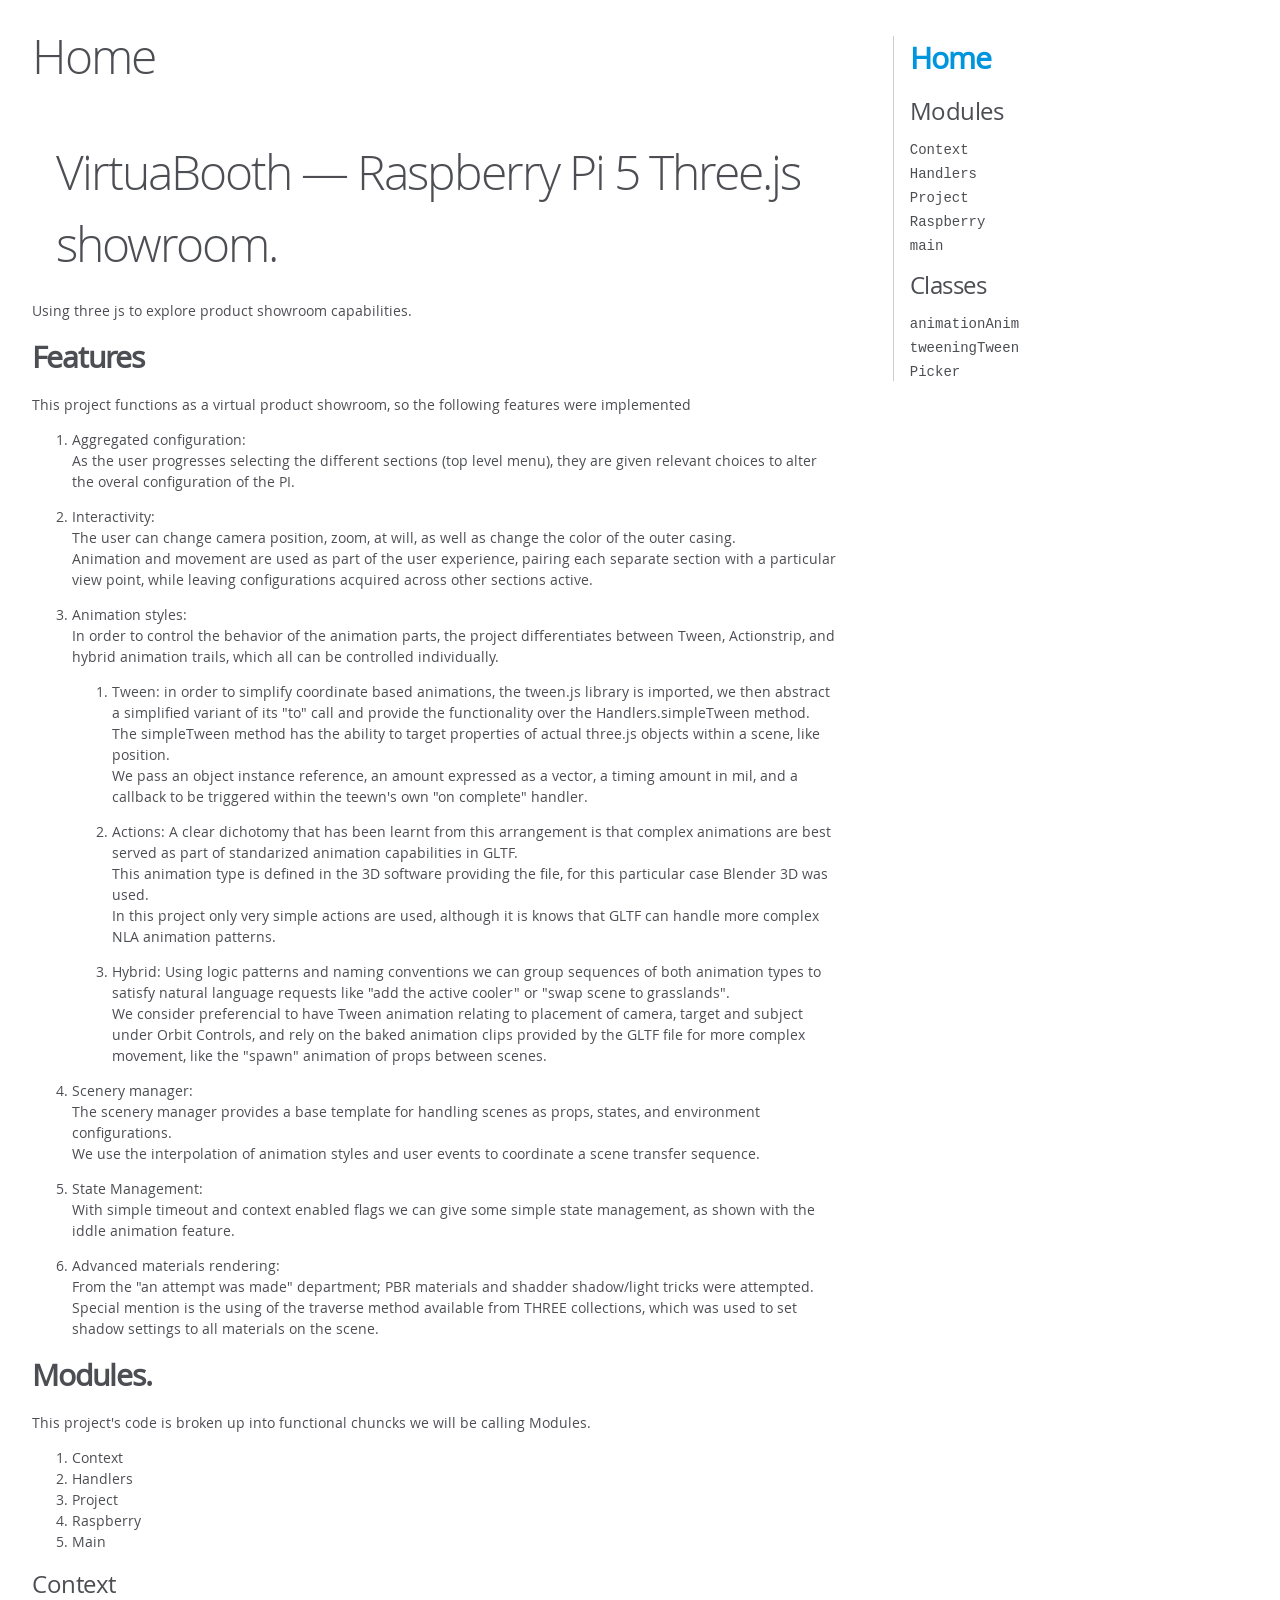
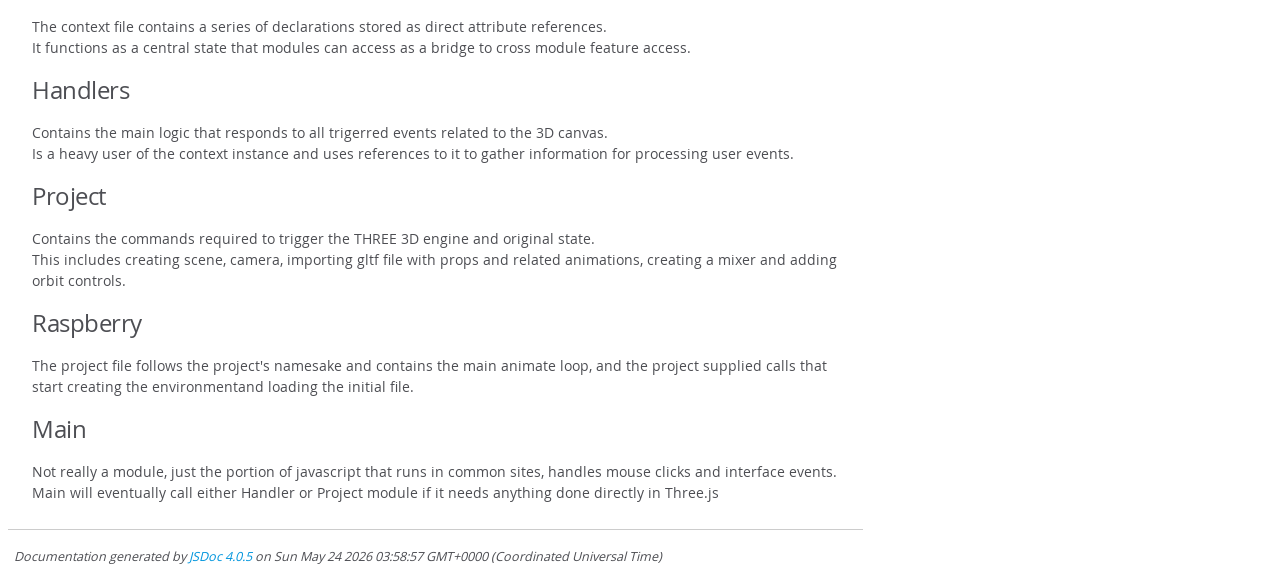
<file: docs/index.html>
<!DOCTYPE html>
<html lang="en">
<head>
    <meta charset="utf-8">
    <title>JSDoc: Home</title>

    <script src="scripts/prettify/prettify.js"> </script>
    <script src="scripts/prettify/lang-css.js"> </script>
    <!--[if lt IE 9]>
      <script src="//html5shiv.googlecode.com/svn/trunk/html5.js"></script>
    <![endif]-->
    <link type="text/css" rel="stylesheet" href="styles/prettify-tomorrow.css">
    <link type="text/css" rel="stylesheet" href="styles/jsdoc-default.css">
</head>

<body>

<div id="main">

    <h1 class="page-title">Home</h1>

    



    


    <h3> </h3>










    




    <section>
        <article><h1>VirtuaBooth — Raspberry Pi 5 Three.js showroom.</h1>
<p>Using three js to explore product showroom capabilities.<br></p>
<h2>Features</h2>
<p>This project functions as a virtual product showroom, so the following features were implemented<br></p>
<ol>
<li>
<p>Aggregated configuration:<br>
As the user progresses selecting the different sections (top level menu), they are given relevant choices to alter the overal configuration of the PI.</p>
</li>
<li>
<p>Interactivity:<br>
The user can change camera position, zoom, at will, as well as change the color of the outer casing.<br>
Animation and movement are used as part of the user experience, pairing each separate section with a particular view point, while leaving configurations acquired across other sections active.</p>
</li>
<li>
<p>Animation styles:<br>
In order to control the behavior of the animation parts, the project differentiates between Tween, Actionstrip, and hybrid animation trails, which all can be controlled individually.<br></p>
<ol>
<li>
<p>Tween: in order to simplify coordinate based animations, the tween.js library is imported, we then abstract a simplified variant of its &quot;to&quot; call and provide the functionality over the Handlers.simpleTween method.<br>
The simpleTween method has the ability to target properties of actual three.js objects within a scene, like position.<br>
We pass an object instance reference, an amount expressed as a vector, a timing amount in mil, and a callback to be triggered within the teewn's own &quot;on complete&quot; handler.<br></p>
</li>
<li>
<p>Actions: A clear dichotomy that has been learnt from this arrangement is that complex animations are best served as part of standarized animation capabilities in GLTF.<br>
This animation type is defined in the 3D software providing the file, for this particular case Blender 3D was used.<br>
In this project only very simple actions are used, although it is knows that GLTF can handle more complex NLA animation patterns.<br></p>
</li>
<li>
<p>Hybrid: Using logic patterns and naming conventions we can group sequences of both animation types to satisfy natural language requests like &quot;add the active cooler&quot; or &quot;swap scene to grasslands&quot;.<br>
We consider preferencial to have Tween animation relating to placement of camera, target and subject under Orbit Controls, and rely on the baked animation clips provided by the GLTF file for more complex movement, like the &quot;spawn&quot; animation of props between scenes.</p>
</li>
</ol>
</li>
<li>
<p>Scenery manager:<br>
The scenery manager provides a base template for handling scenes as props, states, and environment configurations.<br>
We use the interpolation of animation styles and user events to coordinate a scene transfer sequence.<br></p>
</li>
<li>
<p>State Management:<br>
With simple timeout and context enabled flags we can give some simple state management, as shown with the iddle animation feature.<br></p>
</li>
<li>
<p>Advanced materials rendering:<br>
From the &quot;an attempt was made&quot; department; PBR materials and shadder shadow/light tricks were attempted.<br>
Special mention is the using of the traverse method available from THREE collections, which was used to set shadow settings to all materials on the scene.<br></p>
</li>
</ol>
<h2>Modules.</h2>
<p>This project's code is broken up into functional chuncks we will be calling Modules.</p>
<ol>
<li>Context</li>
<li>Handlers</li>
<li>Project</li>
<li>Raspberry</li>
<li>Main</li>
</ol>
<h3>Context</h3>
<p>The context file contains a series of declarations stored as direct attribute references.<br>
It functions as a central state that modules can access as a bridge to cross module feature access.<br></p>
<h3>Handlers</h3>
<p>Contains the main logic that responds to all trigerred events related to the 3D canvas.<br>
Is a heavy user of the context instance and uses references to it to gather information for processing user events.<br></p>
<h3>Project</h3>
<p>Contains the commands required to trigger the THREE 3D engine and original state.<br>
This includes creating scene, camera, importing gltf file with props and related animations, creating a mixer and adding orbit controls.<br></p>
<h3>Raspberry</h3>
<p>The project file follows the project's namesake and contains the main animate loop, and the project supplied calls that start creating the environmentand loading the initial file.<br></p>
<h3>Main</h3>
<p>Not really a module, just the portion of javascript that runs in common sites, handles mouse clicks and interface events.<br>
Main will eventually call either Handler or Project module if it needs anything done directly in Three.js<br></p></article>
    </section>






</div>

<nav>
    <h2><a href="index.html">Home</a></h2><h3>Modules</h3><ul><li><a href="module-Context.html">Context</a></li><li><a href="module-Handlers.html">Handlers</a></li><li><a href="module-Project.html">Project</a></li><li><a href="module-Raspberry.html">Raspberry</a></li><li><a href="module-main.html">main</a></li></ul><h3>Classes</h3><ul><li><a href="Handlers_animationAnim.html">animationAnim</a></li><li><a href="Handlers_tweeningTween.html">tweeningTween</a></li><li><a href="module-main-Picker.html">Picker</a></li></ul>
</nav>

<br class="clear">

<footer>
    Documentation generated by <a href="https://github.com/jsdoc/jsdoc">JSDoc 4.0.5</a> on Sun May 24 2026 03:58:57 GMT+0000 (Coordinated Universal Time)
</footer>

<script> prettyPrint(); </script>
<script src="scripts/linenumber.js"> </script>
</body>
</html>
</file>
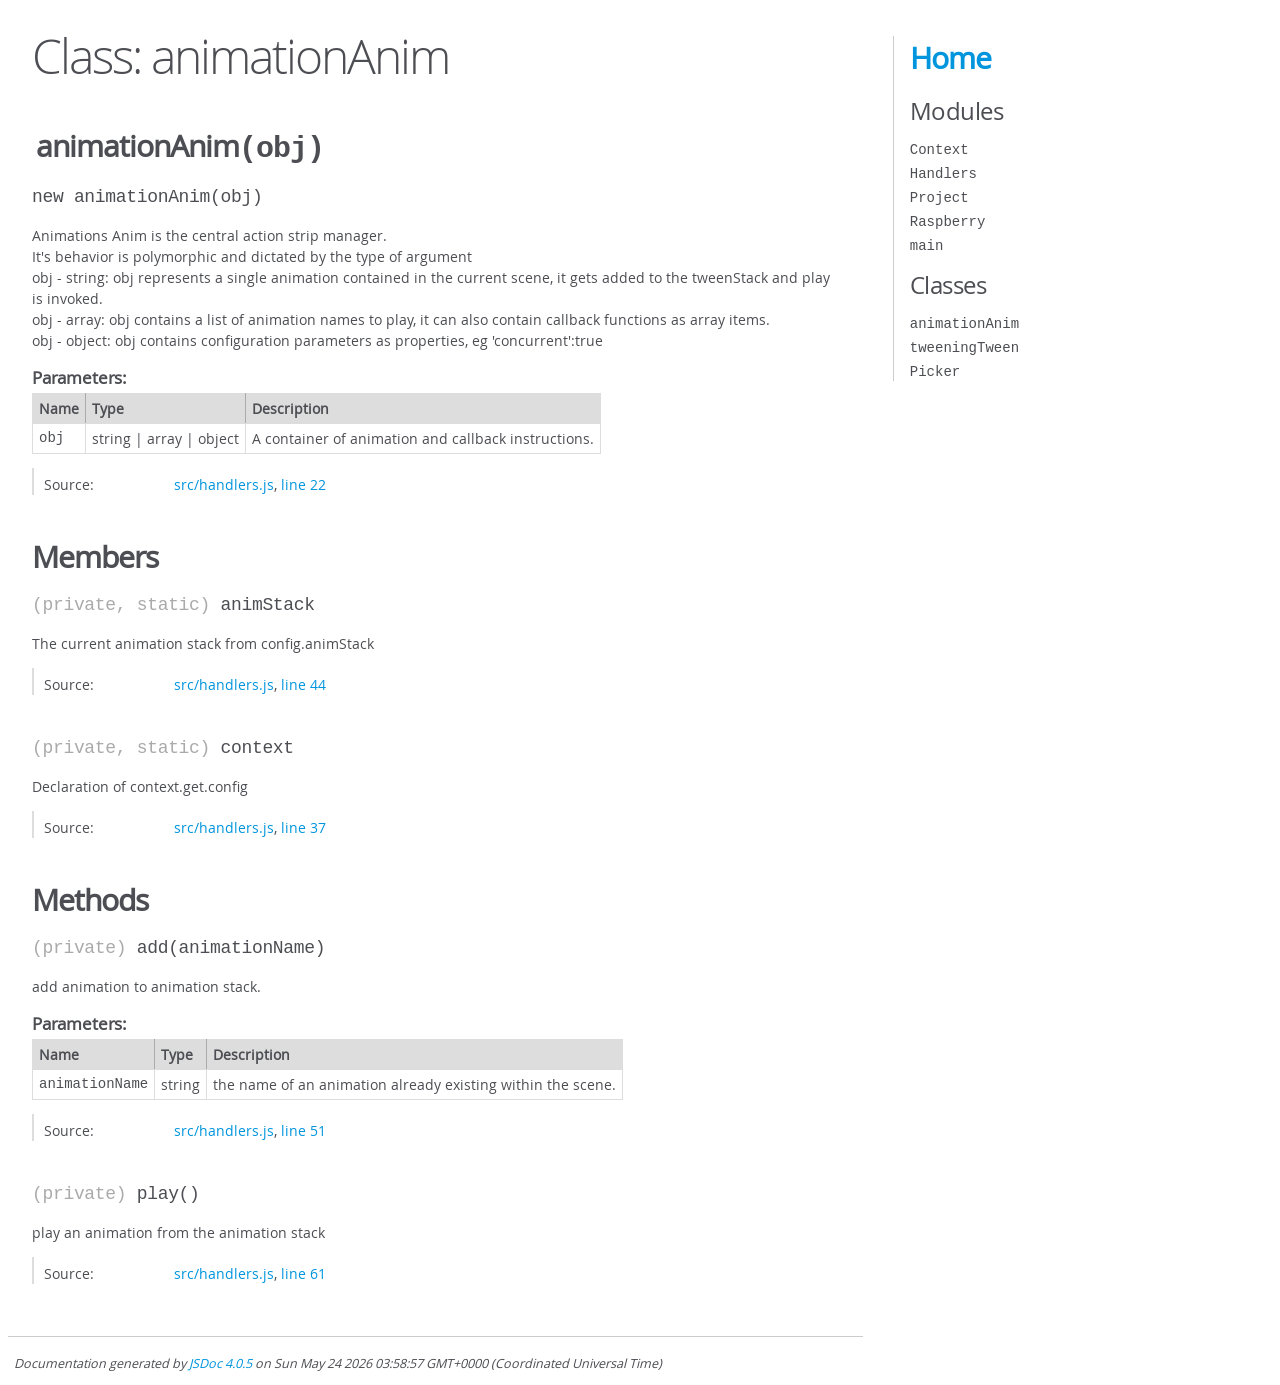
<file: docs/Handlers_animationAnim.html>
<!DOCTYPE html>
<html lang="en">
<head>
    <meta charset="utf-8">
    <title>JSDoc: Class: animationAnim</title>

    <script src="scripts/prettify/prettify.js"> </script>
    <script src="scripts/prettify/lang-css.js"> </script>
    <!--[if lt IE 9]>
      <script src="//html5shiv.googlecode.com/svn/trunk/html5.js"></script>
    <![endif]-->
    <link type="text/css" rel="stylesheet" href="styles/prettify-tomorrow.css">
    <link type="text/css" rel="stylesheet" href="styles/jsdoc-default.css">
</head>

<body>

<div id="main">

    <h1 class="page-title">Class: animationAnim</h1>

    




<section>

<header>
    
        <h2><span class="attribs"><span class="type-signature"></span></span>animationAnim<span class="signature">(obj)</span><span class="type-signature"></span></h2>
        
    
</header>

<article>
    <div class="container-overview">
    
        

    

    
    <h4 class="name" id="animationAnim"><span class="type-signature"></span>new animationAnim<span class="signature">(obj)</span><span class="type-signature"></span></h4>
    

    



<div class="description">
    Animations Anim is the central action strip manager.<br>
It's behavior is polymorphic and dictated by the type of argument<br>
obj - string: obj represents a single animation contained in the current scene, it gets added to the tweenStack and play is invoked. <br>
obj - array: obj contains a list of animation names to play, it can also contain callback functions as array items. <br>
obj - object: obj contains configuration parameters as properties, eg 'concurrent':true
</div>









    <h5>Parameters:</h5>
    

<table class="params">
    <thead>
    <tr>
        
        <th>Name</th>
        

        <th>Type</th>

        

        

        <th class="last">Description</th>
    </tr>
    </thead>

    <tbody>
    

        <tr>
            
                <td class="name"><code>obj</code></td>
            

            <td class="type">
            
                
<span class="param-type">string</span>
|

<span class="param-type">array</span>
|

<span class="param-type">object</span>


            
            </td>

            

            

            <td class="description last">A container of animation and callback instructions.</td>
        </tr>

    
    </tbody>
</table>






<dl class="details">

    

    

    

    

    

    

    

    

    

    

    

    

    
    <dt class="tag-source">Source:</dt>
    <dd class="tag-source"><ul class="dummy"><li>
        <a href="src_handlers.js.html">src/handlers.js</a>, <a href="src_handlers.js.html#line22">line 22</a>
    </li></ul></dd>
    

    

    

    
</dl>




















    
    </div>

    

    

    

    

    

    

    
        <h3 class="subsection-title">Members</h3>

        
            
<h4 class="name" id=".animStack"><span class="type-signature">(private, static) </span>animStack<span class="type-signature"></span></h4>




<div class="description">
    The current animation stack from config.animStack
</div>







<dl class="details">

    

    

    

    

    

    

    

    

    

    

    

    

    
    <dt class="tag-source">Source:</dt>
    <dd class="tag-source"><ul class="dummy"><li>
        <a href="src_handlers.js.html">src/handlers.js</a>, <a href="src_handlers.js.html#line44">line 44</a>
    </li></ul></dd>
    

    

    

    
</dl>






        
            
<h4 class="name" id=".context"><span class="type-signature">(private, static) </span>context<span class="type-signature"></span></h4>




<div class="description">
    Declaration of context.get.config
</div>







<dl class="details">

    

    

    

    

    

    

    

    

    

    

    

    

    
    <dt class="tag-source">Source:</dt>
    <dd class="tag-source"><ul class="dummy"><li>
        <a href="src_handlers.js.html">src/handlers.js</a>, <a href="src_handlers.js.html#line37">line 37</a>
    </li></ul></dd>
    

    

    

    
</dl>






        
    

    
        <h3 class="subsection-title">Methods</h3>

        
            

    

    
    <h4 class="name" id="add"><span class="type-signature">(private) </span>add<span class="signature">(animationName)</span><span class="type-signature"></span></h4>
    

    



<div class="description">
    add animation to animation stack.
</div>









    <h5>Parameters:</h5>
    

<table class="params">
    <thead>
    <tr>
        
        <th>Name</th>
        

        <th>Type</th>

        

        

        <th class="last">Description</th>
    </tr>
    </thead>

    <tbody>
    

        <tr>
            
                <td class="name"><code>animationName</code></td>
            

            <td class="type">
            
                
<span class="param-type">string</span>


            
            </td>

            

            

            <td class="description last">the name of an animation already existing within the scene.</td>
        </tr>

    
    </tbody>
</table>






<dl class="details">

    

    

    

    

    

    

    

    

    

    

    

    

    
    <dt class="tag-source">Source:</dt>
    <dd class="tag-source"><ul class="dummy"><li>
        <a href="src_handlers.js.html">src/handlers.js</a>, <a href="src_handlers.js.html#line51">line 51</a>
    </li></ul></dd>
    

    

    

    
</dl>




















        
            

    

    
    <h4 class="name" id="play"><span class="type-signature">(private) </span>play<span class="signature">()</span><span class="type-signature"></span></h4>
    

    



<div class="description">
    play an animation from the animation stack
</div>













<dl class="details">

    

    

    

    

    

    

    

    

    

    

    

    

    
    <dt class="tag-source">Source:</dt>
    <dd class="tag-source"><ul class="dummy"><li>
        <a href="src_handlers.js.html">src/handlers.js</a>, <a href="src_handlers.js.html#line61">line 61</a>
    </li></ul></dd>
    

    

    

    
</dl>




















        
    

    

    
</article>

</section>




</div>

<nav>
    <h2><a href="index.html">Home</a></h2><h3>Modules</h3><ul><li><a href="module-Context.html">Context</a></li><li><a href="module-Handlers.html">Handlers</a></li><li><a href="module-Project.html">Project</a></li><li><a href="module-Raspberry.html">Raspberry</a></li><li><a href="module-main.html">main</a></li></ul><h3>Classes</h3><ul><li><a href="Handlers_animationAnim.html">animationAnim</a></li><li><a href="Handlers_tweeningTween.html">tweeningTween</a></li><li><a href="module-main-Picker.html">Picker</a></li></ul>
</nav>

<br class="clear">

<footer>
    Documentation generated by <a href="https://github.com/jsdoc/jsdoc">JSDoc 4.0.5</a> on Sun May 24 2026 03:58:57 GMT+0000 (Coordinated Universal Time)
</footer>

<script> prettyPrint(); </script>
<script src="scripts/linenumber.js"> </script>
</body>
</html>
</file>
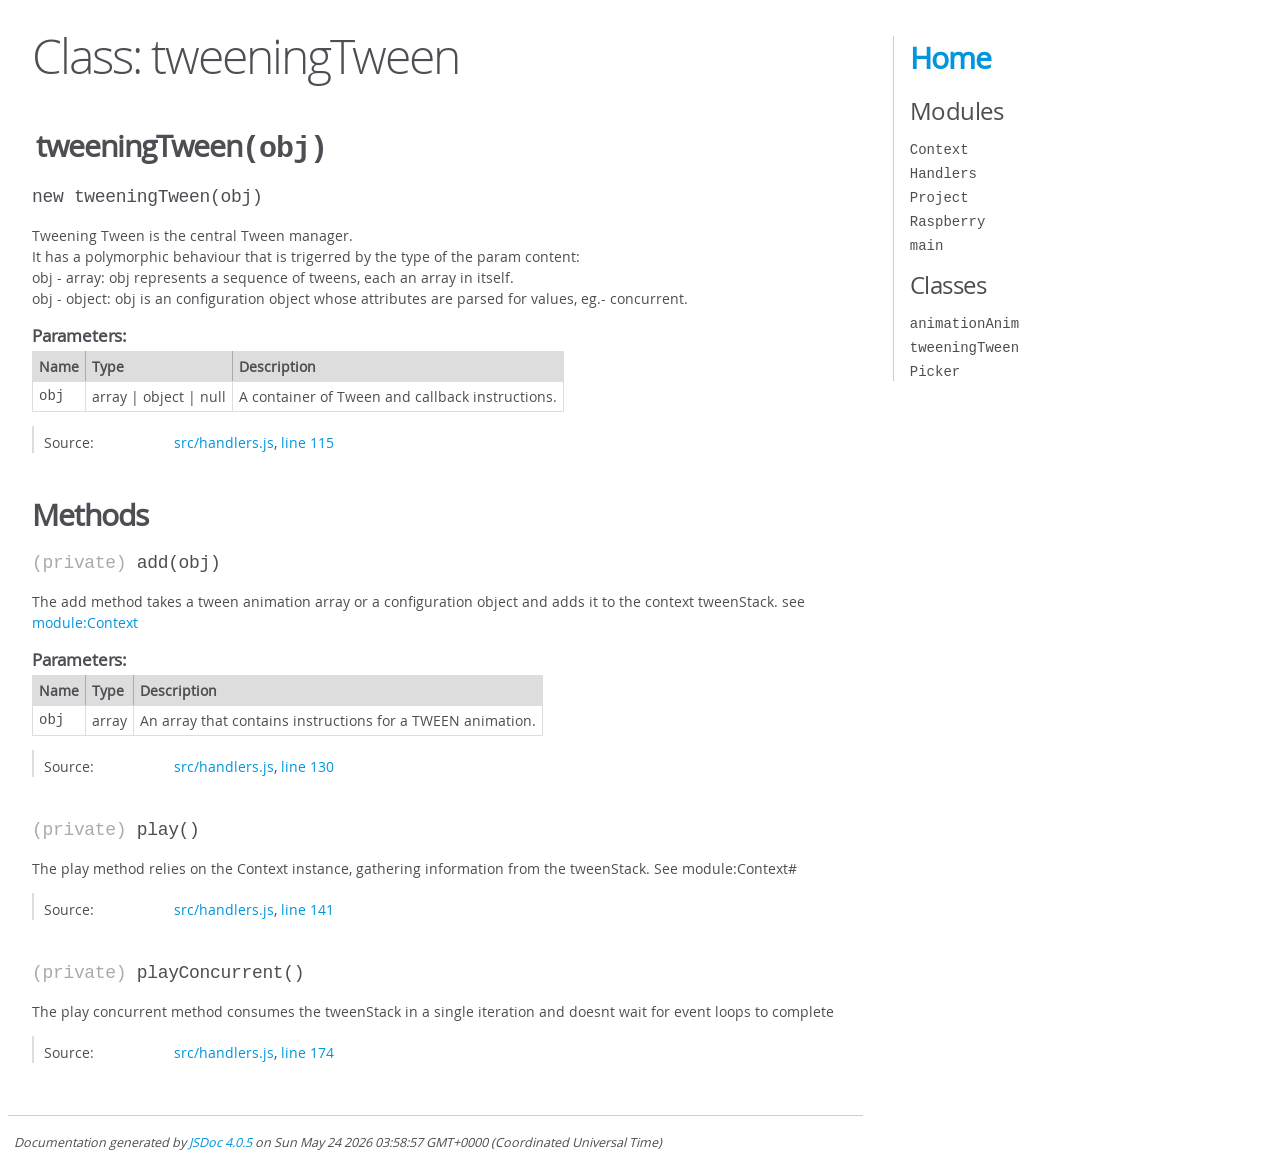
<file: docs/Handlers_tweeningTween.html>
<!DOCTYPE html>
<html lang="en">
<head>
    <meta charset="utf-8">
    <title>JSDoc: Class: tweeningTween</title>

    <script src="scripts/prettify/prettify.js"> </script>
    <script src="scripts/prettify/lang-css.js"> </script>
    <!--[if lt IE 9]>
      <script src="//html5shiv.googlecode.com/svn/trunk/html5.js"></script>
    <![endif]-->
    <link type="text/css" rel="stylesheet" href="styles/prettify-tomorrow.css">
    <link type="text/css" rel="stylesheet" href="styles/jsdoc-default.css">
</head>

<body>

<div id="main">

    <h1 class="page-title">Class: tweeningTween</h1>

    




<section>

<header>
    
        <h2><span class="attribs"><span class="type-signature"></span></span>tweeningTween<span class="signature">(obj)</span><span class="type-signature"></span></h2>
        
    
</header>

<article>
    <div class="container-overview">
    
        

    

    
    <h4 class="name" id="tweeningTween"><span class="type-signature"></span>new tweeningTween<span class="signature">(obj)</span><span class="type-signature"></span></h4>
    

    



<div class="description">
    Tweening Tween is the central Tween manager.<br>
It has a polymorphic behaviour that is trigerred by the type of the param content:<br>
obj - array: obj represents a sequence of tweens, each an array in itself.<br>
obj - object: obj is an configuration object whose attributes are parsed for values, eg.- concurrent.<br>
</div>









    <h5>Parameters:</h5>
    

<table class="params">
    <thead>
    <tr>
        
        <th>Name</th>
        

        <th>Type</th>

        

        

        <th class="last">Description</th>
    </tr>
    </thead>

    <tbody>
    

        <tr>
            
                <td class="name"><code>obj</code></td>
            

            <td class="type">
            
                
<span class="param-type">array</span>
|

<span class="param-type">object</span>
|

<span class="param-type">null</span>


            
            </td>

            

            

            <td class="description last">A container of Tween and callback instructions.</td>
        </tr>

    
    </tbody>
</table>






<dl class="details">

    

    

    

    

    

    

    

    

    

    

    

    

    
    <dt class="tag-source">Source:</dt>
    <dd class="tag-source"><ul class="dummy"><li>
        <a href="src_handlers.js.html">src/handlers.js</a>, <a href="src_handlers.js.html#line115">line 115</a>
    </li></ul></dd>
    

    

    

    
</dl>




















    
    </div>

    

    

    

    

    

    

    

    
        <h3 class="subsection-title">Methods</h3>

        
            

    

    
    <h4 class="name" id="add"><span class="type-signature">(private) </span>add<span class="signature">(obj)</span><span class="type-signature"></span></h4>
    

    



<div class="description">
    The add method takes a tween animation array or a configuration object and adds it to the context tweenStack. see <a href="module-Context.html">module:Context</a>
</div>









    <h5>Parameters:</h5>
    

<table class="params">
    <thead>
    <tr>
        
        <th>Name</th>
        

        <th>Type</th>

        

        

        <th class="last">Description</th>
    </tr>
    </thead>

    <tbody>
    

        <tr>
            
                <td class="name"><code>obj</code></td>
            

            <td class="type">
            
                
<span class="param-type">array</span>


            
            </td>

            

            

            <td class="description last">An array that contains instructions for a TWEEN animation.</td>
        </tr>

    
    </tbody>
</table>






<dl class="details">

    

    

    

    

    

    

    

    

    

    

    

    

    
    <dt class="tag-source">Source:</dt>
    <dd class="tag-source"><ul class="dummy"><li>
        <a href="src_handlers.js.html">src/handlers.js</a>, <a href="src_handlers.js.html#line130">line 130</a>
    </li></ul></dd>
    

    

    

    
</dl>




















        
            

    

    
    <h4 class="name" id="play"><span class="type-signature">(private) </span>play<span class="signature">()</span><span class="type-signature"></span></h4>
    

    



<div class="description">
    The play method relies on the Context instance, gathering information from the tweenStack. See module:Context#
</div>













<dl class="details">

    

    

    

    

    

    

    

    

    

    

    

    

    
    <dt class="tag-source">Source:</dt>
    <dd class="tag-source"><ul class="dummy"><li>
        <a href="src_handlers.js.html">src/handlers.js</a>, <a href="src_handlers.js.html#line141">line 141</a>
    </li></ul></dd>
    

    

    

    
</dl>




















        
            

    

    
    <h4 class="name" id="playConcurrent"><span class="type-signature">(private) </span>playConcurrent<span class="signature">()</span><span class="type-signature"></span></h4>
    

    



<div class="description">
    The play concurrent method consumes the tweenStack in a single iteration and doesnt wait for event loops to complete
</div>













<dl class="details">

    

    

    

    

    

    

    

    

    

    

    

    

    
    <dt class="tag-source">Source:</dt>
    <dd class="tag-source"><ul class="dummy"><li>
        <a href="src_handlers.js.html">src/handlers.js</a>, <a href="src_handlers.js.html#line174">line 174</a>
    </li></ul></dd>
    

    

    

    
</dl>




















        
    

    

    
</article>

</section>




</div>

<nav>
    <h2><a href="index.html">Home</a></h2><h3>Modules</h3><ul><li><a href="module-Context.html">Context</a></li><li><a href="module-Handlers.html">Handlers</a></li><li><a href="module-Project.html">Project</a></li><li><a href="module-Raspberry.html">Raspberry</a></li><li><a href="module-main.html">main</a></li></ul><h3>Classes</h3><ul><li><a href="Handlers_animationAnim.html">animationAnim</a></li><li><a href="Handlers_tweeningTween.html">tweeningTween</a></li><li><a href="module-main-Picker.html">Picker</a></li></ul>
</nav>

<br class="clear">

<footer>
    Documentation generated by <a href="https://github.com/jsdoc/jsdoc">JSDoc 4.0.5</a> on Sun May 24 2026 03:58:57 GMT+0000 (Coordinated Universal Time)
</footer>

<script> prettyPrint(); </script>
<script src="scripts/linenumber.js"> </script>
</body>
</html>
</file>
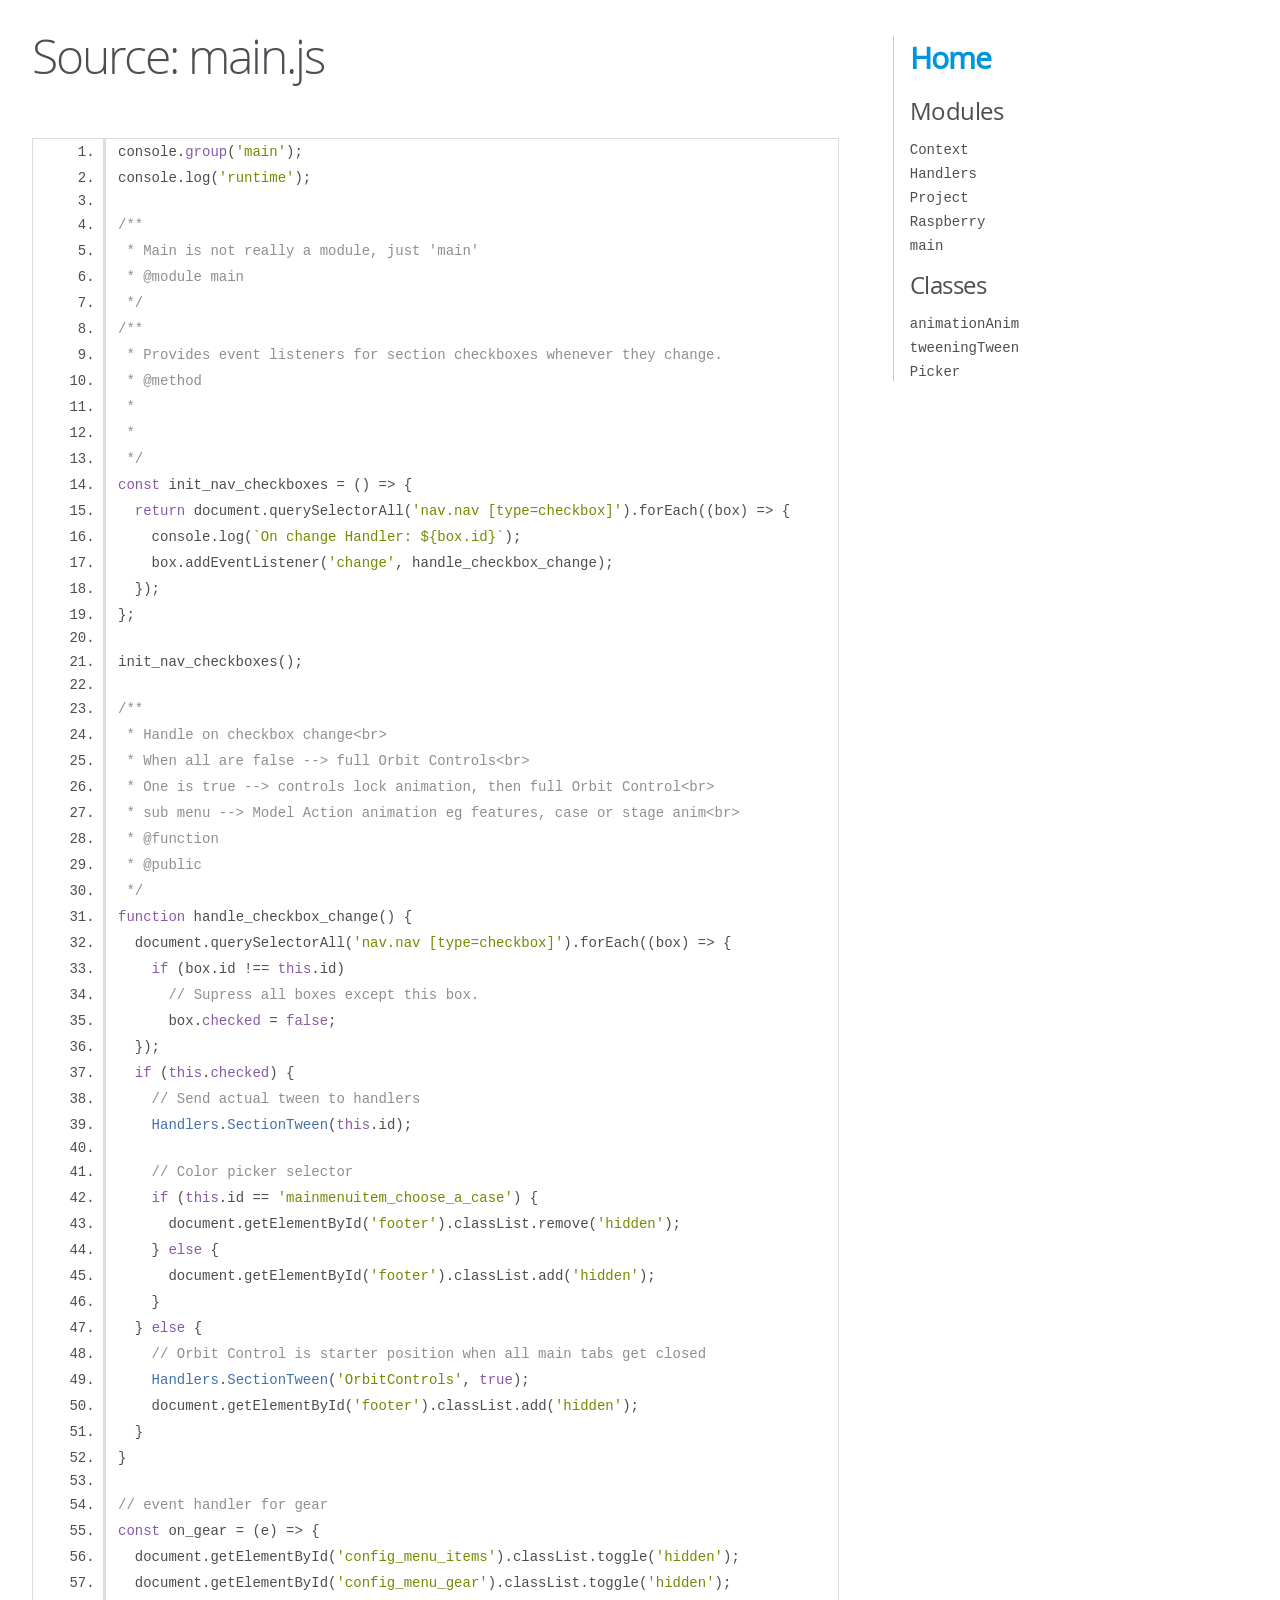
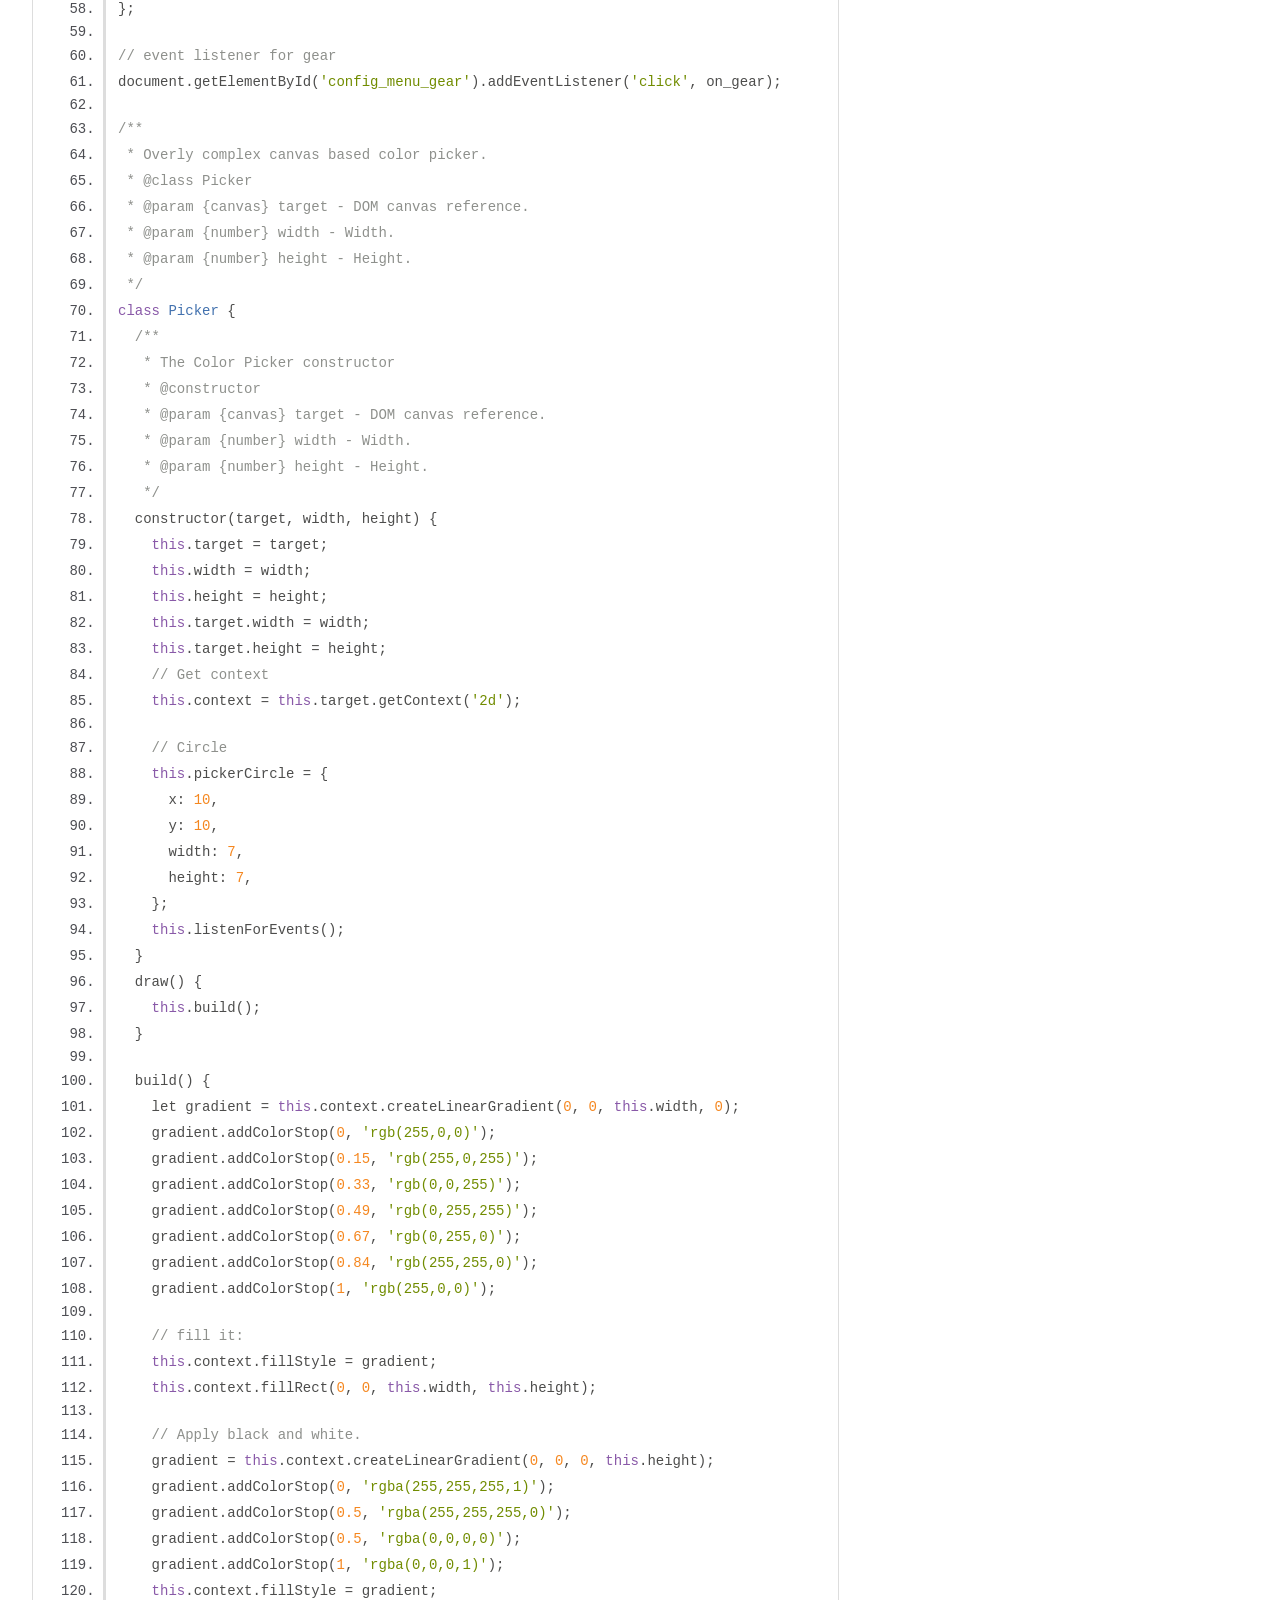
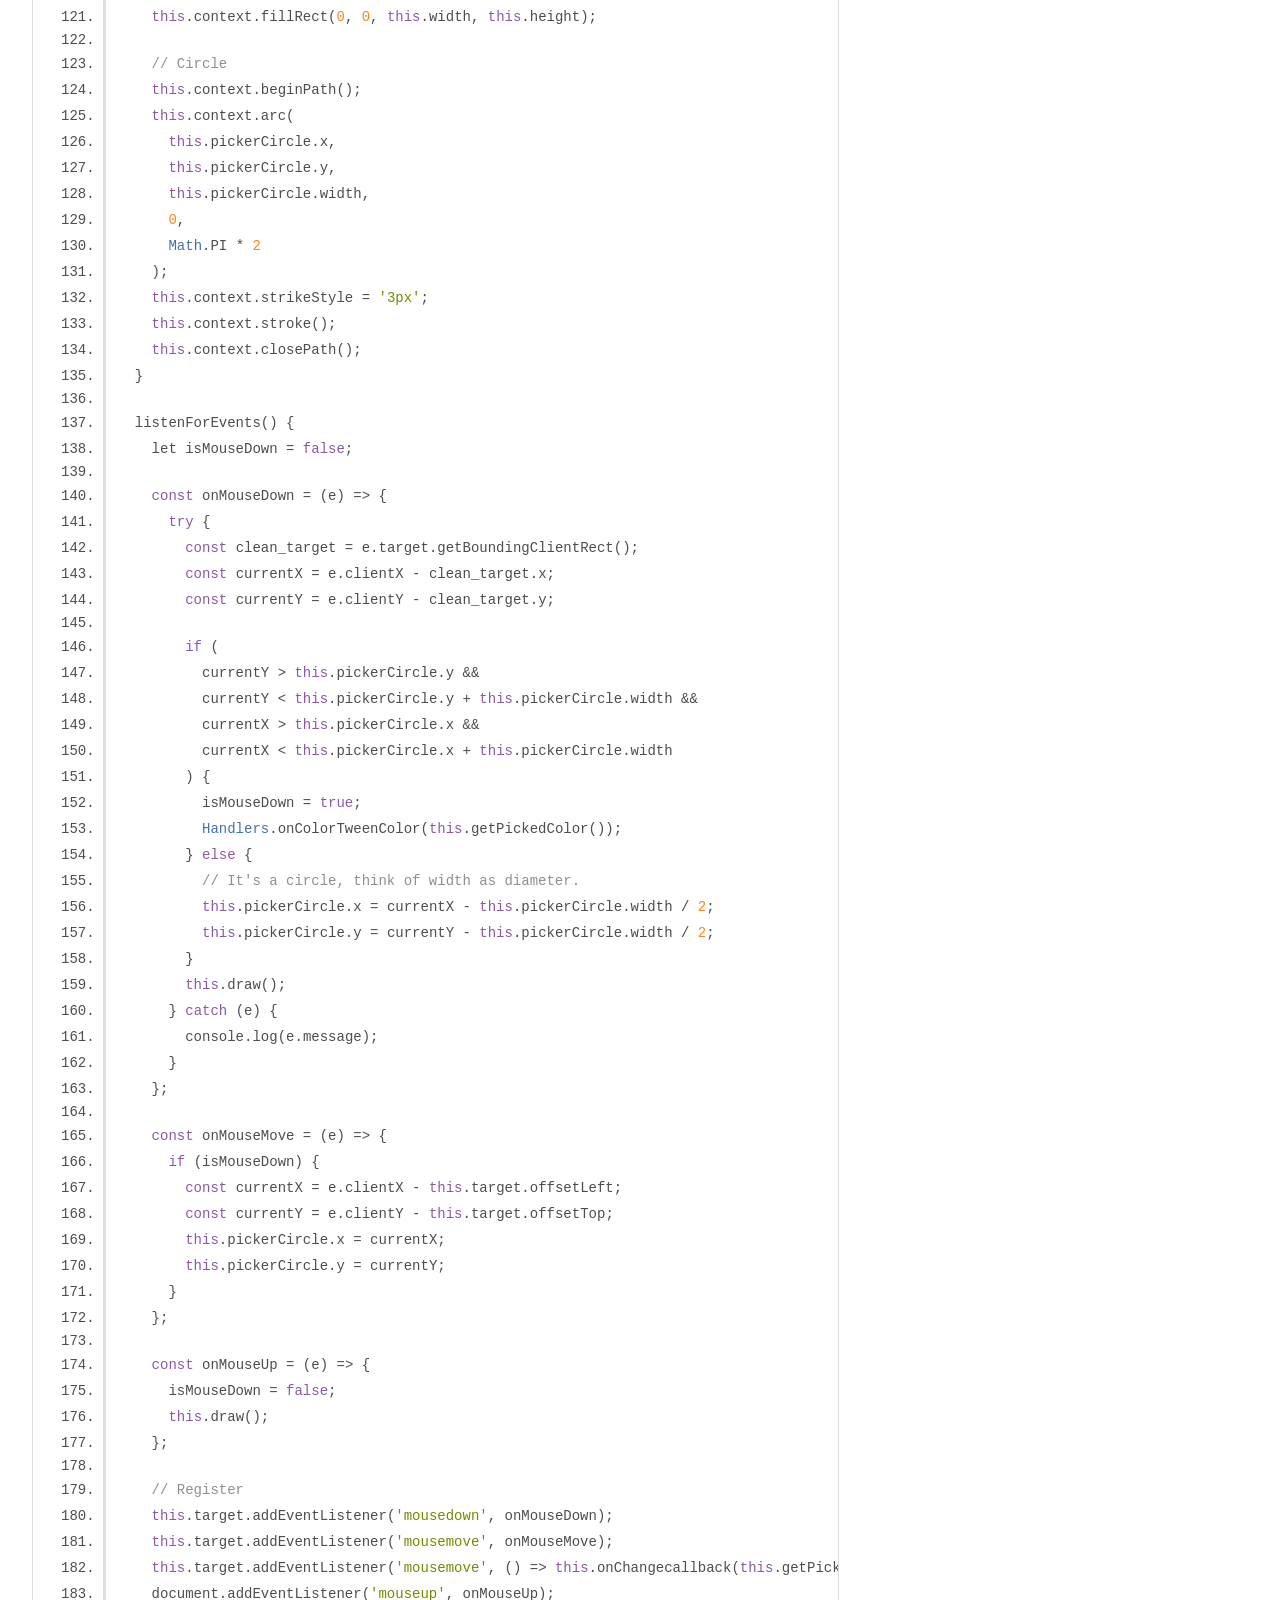
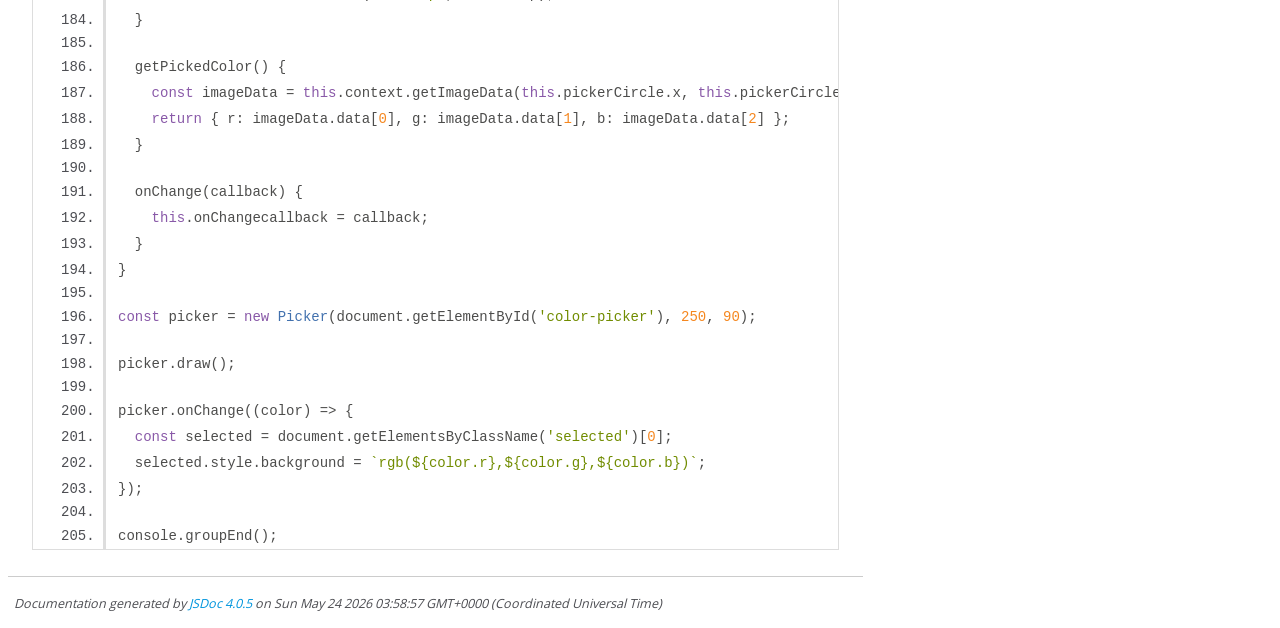
<file: docs/main.js.html>
<!DOCTYPE html>
<html lang="en">
<head>
    <meta charset="utf-8">
    <title>JSDoc: Source: main.js</title>

    <script src="scripts/prettify/prettify.js"> </script>
    <script src="scripts/prettify/lang-css.js"> </script>
    <!--[if lt IE 9]>
      <script src="//html5shiv.googlecode.com/svn/trunk/html5.js"></script>
    <![endif]-->
    <link type="text/css" rel="stylesheet" href="styles/prettify-tomorrow.css">
    <link type="text/css" rel="stylesheet" href="styles/jsdoc-default.css">
</head>

<body>

<div id="main">

    <h1 class="page-title">Source: main.js</h1>

    



    
    <section>
        <article>
            <pre class="prettyprint source linenums"><code>console.group('main');
console.log('runtime');

/**
 * Main is not really a module, just 'main'
 * @module main
 */
/**
 * Provides event listeners for section checkboxes whenever they change.
 * @method
 *
 *
 */
const init_nav_checkboxes = () => {
  return document.querySelectorAll('nav.nav [type=checkbox]').forEach((box) => {
    console.log(`On change Handler: ${box.id}`);
    box.addEventListener('change', handle_checkbox_change);
  });
};

init_nav_checkboxes();

/**
 * Handle on checkbox change&lt;br>
 * When all are false --> full Orbit Controls&lt;br>
 * One is true --> controls lock animation, then full Orbit Control&lt;br>
 * sub menu --> Model Action animation eg features, case or stage anim&lt;br>
 * @function
 * @public
 */
function handle_checkbox_change() {
  document.querySelectorAll('nav.nav [type=checkbox]').forEach((box) => {
    if (box.id !== this.id)
      // Supress all boxes except this box.
      box.checked = false;
  });
  if (this.checked) {
    // Send actual tween to handlers
    Handlers.SectionTween(this.id);

    // Color picker selector
    if (this.id == 'mainmenuitem_choose_a_case') {
      document.getElementById('footer').classList.remove('hidden');
    } else {
      document.getElementById('footer').classList.add('hidden');
    }
  } else {
    // Orbit Control is starter position when all main tabs get closed
    Handlers.SectionTween('OrbitControls', true);
    document.getElementById('footer').classList.add('hidden');
  }
}

// event handler for gear
const on_gear = (e) => {
  document.getElementById('config_menu_items').classList.toggle('hidden');
  document.getElementById('config_menu_gear').classList.toggle('hidden');
};

// event listener for gear
document.getElementById('config_menu_gear').addEventListener('click', on_gear);

/**
 * Overly complex canvas based color picker.
 * @class Picker
 * @param {canvas} target - DOM canvas reference.
 * @param {number} width - Width.
 * @param {number} height - Height.
 */
class Picker {
  /**
   * The Color Picker constructor
   * @constructor
   * @param {canvas} target - DOM canvas reference.
   * @param {number} width - Width.
   * @param {number} height - Height.
   */
  constructor(target, width, height) {
    this.target = target;
    this.width = width;
    this.height = height;
    this.target.width = width;
    this.target.height = height;
    // Get context
    this.context = this.target.getContext('2d');

    // Circle
    this.pickerCircle = {
      x: 10,
      y: 10,
      width: 7,
      height: 7,
    };
    this.listenForEvents();
  }
  draw() {
    this.build();
  }

  build() {
    let gradient = this.context.createLinearGradient(0, 0, this.width, 0);
    gradient.addColorStop(0, 'rgb(255,0,0)');
    gradient.addColorStop(0.15, 'rgb(255,0,255)');
    gradient.addColorStop(0.33, 'rgb(0,0,255)');
    gradient.addColorStop(0.49, 'rgb(0,255,255)');
    gradient.addColorStop(0.67, 'rgb(0,255,0)');
    gradient.addColorStop(0.84, 'rgb(255,255,0)');
    gradient.addColorStop(1, 'rgb(255,0,0)');

    // fill it:
    this.context.fillStyle = gradient;
    this.context.fillRect(0, 0, this.width, this.height);

    // Apply black and white.
    gradient = this.context.createLinearGradient(0, 0, 0, this.height);
    gradient.addColorStop(0, 'rgba(255,255,255,1)');
    gradient.addColorStop(0.5, 'rgba(255,255,255,0)');
    gradient.addColorStop(0.5, 'rgba(0,0,0,0)');
    gradient.addColorStop(1, 'rgba(0,0,0,1)');
    this.context.fillStyle = gradient;
    this.context.fillRect(0, 0, this.width, this.height);

    // Circle
    this.context.beginPath();
    this.context.arc(
      this.pickerCircle.x,
      this.pickerCircle.y,
      this.pickerCircle.width,
      0,
      Math.PI * 2
    );
    this.context.strikeStyle = '3px';
    this.context.stroke();
    this.context.closePath();
  }

  listenForEvents() {
    let isMouseDown = false;

    const onMouseDown = (e) => {
      try {
        const clean_target = e.target.getBoundingClientRect();
        const currentX = e.clientX - clean_target.x;
        const currentY = e.clientY - clean_target.y;

        if (
          currentY > this.pickerCircle.y &amp;&amp;
          currentY &lt; this.pickerCircle.y + this.pickerCircle.width &amp;&amp;
          currentX > this.pickerCircle.x &amp;&amp;
          currentX &lt; this.pickerCircle.x + this.pickerCircle.width
        ) {
          isMouseDown = true;
          Handlers.onColorTweenColor(this.getPickedColor());
        } else {
          // It's a circle, think of width as diameter.
          this.pickerCircle.x = currentX - this.pickerCircle.width / 2;
          this.pickerCircle.y = currentY - this.pickerCircle.width / 2;
        }
        this.draw();
      } catch (e) {
        console.log(e.message);
      }
    };

    const onMouseMove = (e) => {
      if (isMouseDown) {
        const currentX = e.clientX - this.target.offsetLeft;
        const currentY = e.clientY - this.target.offsetTop;
        this.pickerCircle.x = currentX;
        this.pickerCircle.y = currentY;
      }
    };

    const onMouseUp = (e) => {
      isMouseDown = false;
      this.draw();
    };

    // Register
    this.target.addEventListener('mousedown', onMouseDown);
    this.target.addEventListener('mousemove', onMouseMove);
    this.target.addEventListener('mousemove', () => this.onChangecallback(this.getPickedColor()));
    document.addEventListener('mouseup', onMouseUp);
  }

  getPickedColor() {
    const imageData = this.context.getImageData(this.pickerCircle.x, this.pickerCircle.y, 1, 1);
    return { r: imageData.data[0], g: imageData.data[1], b: imageData.data[2] };
  }

  onChange(callback) {
    this.onChangecallback = callback;
  }
}

const picker = new Picker(document.getElementById('color-picker'), 250, 90);

picker.draw();

picker.onChange((color) => {
  const selected = document.getElementsByClassName('selected')[0];
  selected.style.background = `rgb(${color.r},${color.g},${color.b})`;
});

console.groupEnd();
</code></pre>
        </article>
    </section>




</div>

<nav>
    <h2><a href="index.html">Home</a></h2><h3>Modules</h3><ul><li><a href="module-Context.html">Context</a></li><li><a href="module-Handlers.html">Handlers</a></li><li><a href="module-Project.html">Project</a></li><li><a href="module-Raspberry.html">Raspberry</a></li><li><a href="module-main.html">main</a></li></ul><h3>Classes</h3><ul><li><a href="Handlers_animationAnim.html">animationAnim</a></li><li><a href="Handlers_tweeningTween.html">tweeningTween</a></li><li><a href="module-main-Picker.html">Picker</a></li></ul>
</nav>

<br class="clear">

<footer>
    Documentation generated by <a href="https://github.com/jsdoc/jsdoc">JSDoc 4.0.5</a> on Sun May 24 2026 03:58:57 GMT+0000 (Coordinated Universal Time)
</footer>

<script> prettyPrint(); </script>
<script src="scripts/linenumber.js"> </script>
</body>
</html>
</file>
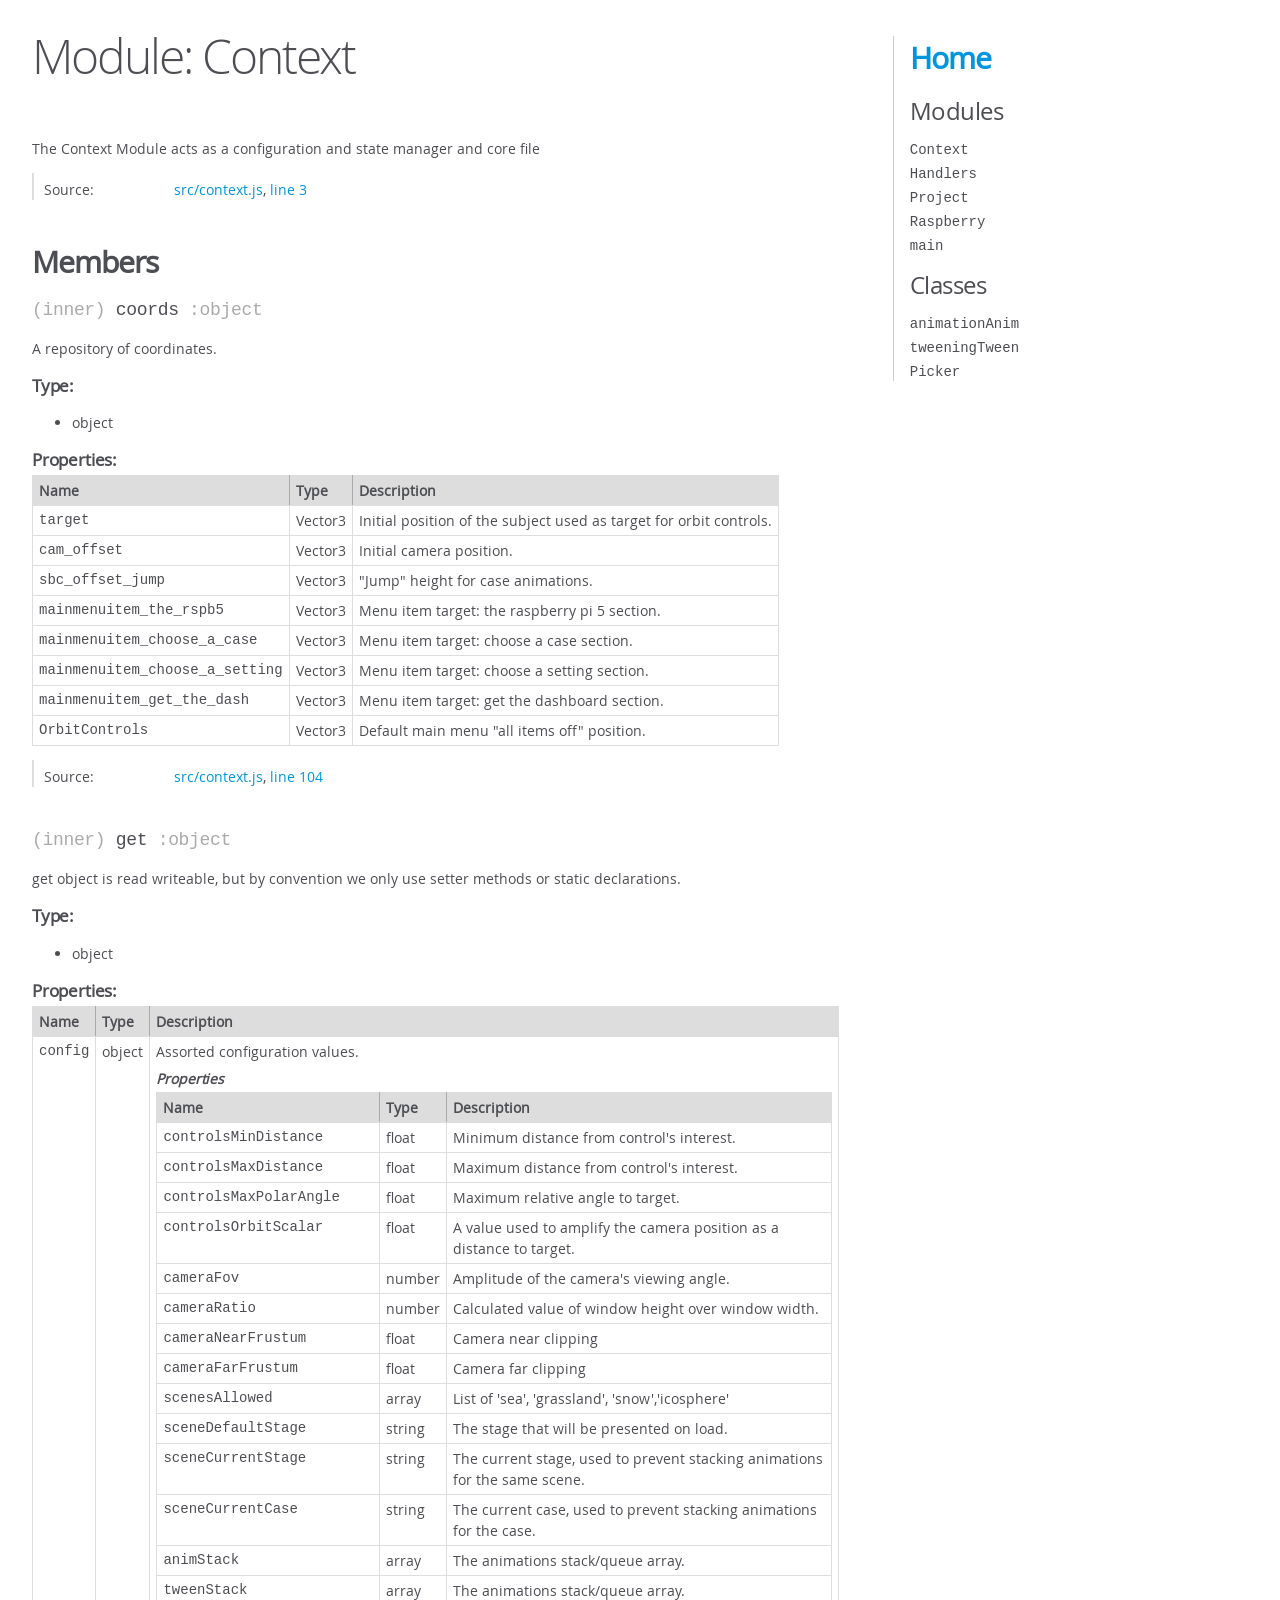
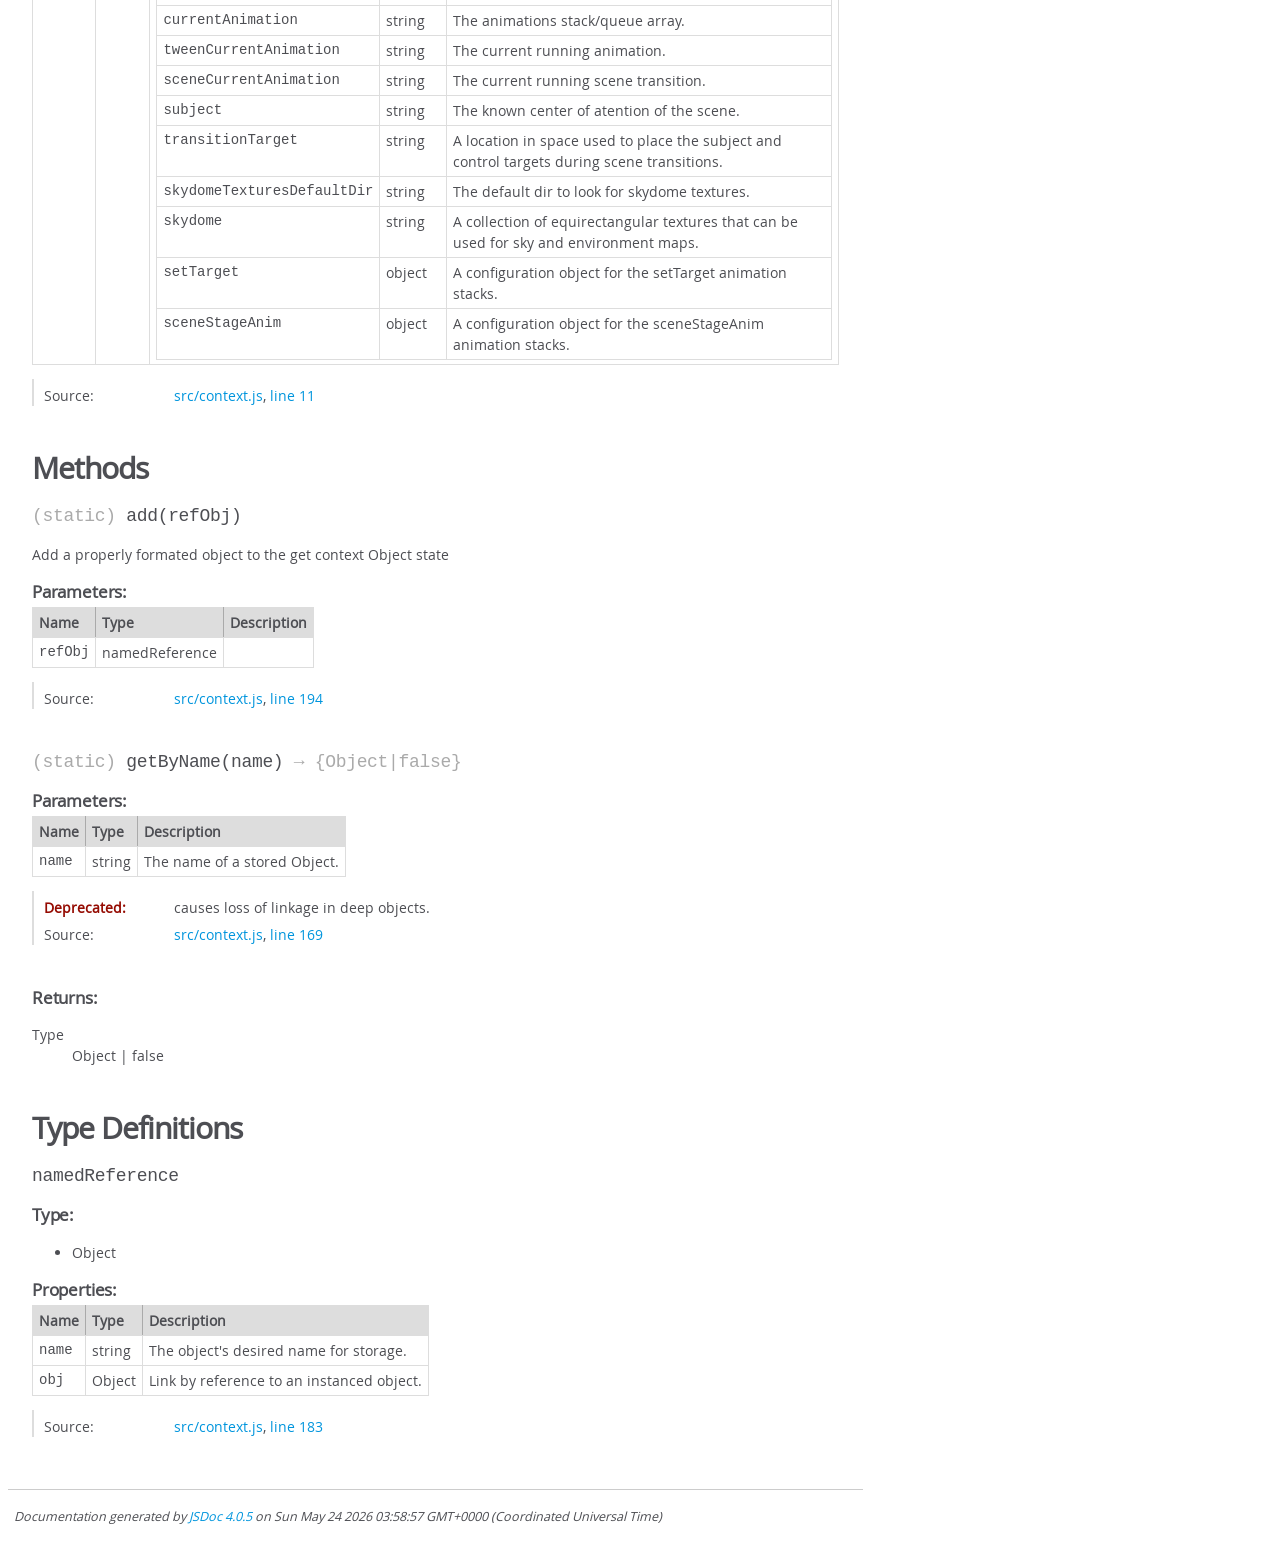
<file: docs/module-Context.html>
<!DOCTYPE html>
<html lang="en">
<head>
    <meta charset="utf-8">
    <title>JSDoc: Module: Context</title>

    <script src="scripts/prettify/prettify.js"> </script>
    <script src="scripts/prettify/lang-css.js"> </script>
    <!--[if lt IE 9]>
      <script src="//html5shiv.googlecode.com/svn/trunk/html5.js"></script>
    <![endif]-->
    <link type="text/css" rel="stylesheet" href="styles/prettify-tomorrow.css">
    <link type="text/css" rel="stylesheet" href="styles/jsdoc-default.css">
</head>

<body>

<div id="main">

    <h1 class="page-title">Module: Context</h1>

    




<section>

<header>
    
</header>

<article>
    <div class="container-overview">
    
        
            <div class="description">The Context Module acts as a configuration and state manager and core file</div>
        

        


<dl class="details">

    

    

    

    

    

    

    

    

    

    

    

    

    
    <dt class="tag-source">Source:</dt>
    <dd class="tag-source"><ul class="dummy"><li>
        <a href="src_context.js.html">src/context.js</a>, <a href="src_context.js.html#line3">line 3</a>
    </li></ul></dd>
    

    

    

    
</dl>


        
    
    </div>

    

    

    

    

    

    

    
        <h3 class="subsection-title">Members</h3>

        
            
<h4 class="name" id="~coords"><span class="type-signature">(inner) </span>coords<span class="type-signature"> :object</span></h4>




<div class="description">
    A repository of coordinates.
</div>



    <h5>Type:</h5>
    <ul>
        <li>
            
<span class="param-type">object</span>


        </li>
    </ul>





    <h5 class="subsection-title">Properties:</h5>

    

<table class="props">
    <thead>
    <tr>
        
        <th>Name</th>
        

        <th>Type</th>

        

        

        <th class="last">Description</th>
    </tr>
    </thead>

    <tbody>
    

        <tr>
            
                <td class="name"><code>target</code></td>
            

            <td class="type">
            
                
<span class="param-type">Vector3</span>


            
            </td>

            

            

            <td class="description last">Initial position of the subject used as target for orbit controls.</td>
        </tr>

    

        <tr>
            
                <td class="name"><code>cam_offset</code></td>
            

            <td class="type">
            
                
<span class="param-type">Vector3</span>


            
            </td>

            

            

            <td class="description last">Initial camera position.</td>
        </tr>

    

        <tr>
            
                <td class="name"><code>sbc_offset_jump</code></td>
            

            <td class="type">
            
                
<span class="param-type">Vector3</span>


            
            </td>

            

            

            <td class="description last">"Jump" height for case animations.</td>
        </tr>

    

        <tr>
            
                <td class="name"><code>mainmenuitem_the_rspb5</code></td>
            

            <td class="type">
            
                
<span class="param-type">Vector3</span>


            
            </td>

            

            

            <td class="description last">Menu item target: the raspberry pi 5 section.</td>
        </tr>

    

        <tr>
            
                <td class="name"><code>mainmenuitem_choose_a_case</code></td>
            

            <td class="type">
            
                
<span class="param-type">Vector3</span>


            
            </td>

            

            

            <td class="description last">Menu item target: choose a case section.</td>
        </tr>

    

        <tr>
            
                <td class="name"><code>mainmenuitem_choose_a_setting</code></td>
            

            <td class="type">
            
                
<span class="param-type">Vector3</span>


            
            </td>

            

            

            <td class="description last">Menu item target: choose a setting section.</td>
        </tr>

    

        <tr>
            
                <td class="name"><code>mainmenuitem_get_the_dash</code></td>
            

            <td class="type">
            
                
<span class="param-type">Vector3</span>


            
            </td>

            

            

            <td class="description last">Menu item target: get the dashboard section.</td>
        </tr>

    

        <tr>
            
                <td class="name"><code>OrbitControls</code></td>
            

            <td class="type">
            
                
<span class="param-type">Vector3</span>


            
            </td>

            

            

            <td class="description last">Default main menu "all items off" position.</td>
        </tr>

    
    </tbody>
</table>




<dl class="details">

    

    

    

    

    

    

    

    

    

    

    

    

    
    <dt class="tag-source">Source:</dt>
    <dd class="tag-source"><ul class="dummy"><li>
        <a href="src_context.js.html">src/context.js</a>, <a href="src_context.js.html#line104">line 104</a>
    </li></ul></dd>
    

    

    

    
</dl>






        
            
<h4 class="name" id="~get"><span class="type-signature">(inner) </span>get<span class="type-signature"> :object</span></h4>




<div class="description">
    get object is read writeable, but by convention we only use setter methods or static declarations.
</div>



    <h5>Type:</h5>
    <ul>
        <li>
            
<span class="param-type">object</span>


        </li>
    </ul>





    <h5 class="subsection-title">Properties:</h5>

    

<table class="props">
    <thead>
    <tr>
        
        <th>Name</th>
        

        <th>Type</th>

        

        

        <th class="last">Description</th>
    </tr>
    </thead>

    <tbody>
    

        <tr>
            
                <td class="name"><code>config</code></td>
            

            <td class="type">
            
                
<span class="param-type">object</span>


            
            </td>

            

            

            <td class="description last">Assorted configuration values.
                <h6>Properties</h6>

<table class="props">
    <thead>
    <tr>
        
        <th>Name</th>
        

        <th>Type</th>

        

        

        <th class="last">Description</th>
    </tr>
    </thead>

    <tbody>
    

        <tr>
            
                <td class="name"><code>controlsMinDistance</code></td>
            

            <td class="type">
            
                
<span class="param-type">float</span>


            
            </td>

            

            

            <td class="description last">Minimum distance from control's interest.</td>
        </tr>

    

        <tr>
            
                <td class="name"><code>controlsMaxDistance</code></td>
            

            <td class="type">
            
                
<span class="param-type">float</span>


            
            </td>

            

            

            <td class="description last">Maximum distance from control's interest.</td>
        </tr>

    

        <tr>
            
                <td class="name"><code>controlsMaxPolarAngle</code></td>
            

            <td class="type">
            
                
<span class="param-type">float</span>


            
            </td>

            

            

            <td class="description last">Maximum relative angle to target.</td>
        </tr>

    

        <tr>
            
                <td class="name"><code>controlsOrbitScalar</code></td>
            

            <td class="type">
            
                
<span class="param-type">float</span>


            
            </td>

            

            

            <td class="description last">A value used to amplify the camera position as a distance to target.</td>
        </tr>

    

        <tr>
            
                <td class="name"><code>cameraFov</code></td>
            

            <td class="type">
            
                
<span class="param-type">number</span>


            
            </td>

            

            

            <td class="description last">Amplitude of the camera's viewing angle.</td>
        </tr>

    

        <tr>
            
                <td class="name"><code>cameraRatio</code></td>
            

            <td class="type">
            
                
<span class="param-type">number</span>


            
            </td>

            

            

            <td class="description last">Calculated value of window height over window width.</td>
        </tr>

    

        <tr>
            
                <td class="name"><code>cameraNearFrustum</code></td>
            

            <td class="type">
            
                
<span class="param-type">float</span>


            
            </td>

            

            

            <td class="description last">Camera near clipping</td>
        </tr>

    

        <tr>
            
                <td class="name"><code>cameraFarFrustum</code></td>
            

            <td class="type">
            
                
<span class="param-type">float</span>


            
            </td>

            

            

            <td class="description last">Camera far clipping</td>
        </tr>

    

        <tr>
            
                <td class="name"><code>scenesAllowed</code></td>
            

            <td class="type">
            
                
<span class="param-type">array</span>


            
            </td>

            

            

            <td class="description last">List of 'sea', 'grassland', 'snow','icosphere'</td>
        </tr>

    

        <tr>
            
                <td class="name"><code>sceneDefaultStage</code></td>
            

            <td class="type">
            
                
<span class="param-type">string</span>


            
            </td>

            

            

            <td class="description last">The stage that will be presented on load.</td>
        </tr>

    

        <tr>
            
                <td class="name"><code>sceneCurrentStage</code></td>
            

            <td class="type">
            
                
<span class="param-type">string</span>


            
            </td>

            

            

            <td class="description last">The current stage, used to prevent stacking animations for the same scene.</td>
        </tr>

    

        <tr>
            
                <td class="name"><code>sceneCurrentCase</code></td>
            

            <td class="type">
            
                
<span class="param-type">string</span>


            
            </td>

            

            

            <td class="description last">The current case, used to prevent stacking animations for the case.</td>
        </tr>

    

        <tr>
            
                <td class="name"><code>animStack</code></td>
            

            <td class="type">
            
                
<span class="param-type">array</span>


            
            </td>

            

            

            <td class="description last">The animations stack/queue array.</td>
        </tr>

    

        <tr>
            
                <td class="name"><code>tweenStack</code></td>
            

            <td class="type">
            
                
<span class="param-type">array</span>


            
            </td>

            

            

            <td class="description last">The animations stack/queue array.</td>
        </tr>

    

        <tr>
            
                <td class="name"><code>currentAnimation</code></td>
            

            <td class="type">
            
                
<span class="param-type">string</span>


            
            </td>

            

            

            <td class="description last">The animations stack/queue array.</td>
        </tr>

    

        <tr>
            
                <td class="name"><code>tweenCurrentAnimation</code></td>
            

            <td class="type">
            
                
<span class="param-type">string</span>


            
            </td>

            

            

            <td class="description last">The current running animation.</td>
        </tr>

    

        <tr>
            
                <td class="name"><code>sceneCurrentAnimation</code></td>
            

            <td class="type">
            
                
<span class="param-type">string</span>


            
            </td>

            

            

            <td class="description last">The current running scene transition.</td>
        </tr>

    

        <tr>
            
                <td class="name"><code>subject</code></td>
            

            <td class="type">
            
                
<span class="param-type">string</span>


            
            </td>

            

            

            <td class="description last">The known center of atention of the scene.</td>
        </tr>

    

        <tr>
            
                <td class="name"><code>transitionTarget</code></td>
            

            <td class="type">
            
                
<span class="param-type">string</span>


            
            </td>

            

            

            <td class="description last">A location in space used to place the subject and control targets during scene transitions.</td>
        </tr>

    

        <tr>
            
                <td class="name"><code>skydomeTexturesDefaultDir</code></td>
            

            <td class="type">
            
                
<span class="param-type">string</span>


            
            </td>

            

            

            <td class="description last">The default dir to look for skydome textures.</td>
        </tr>

    

        <tr>
            
                <td class="name"><code>skydome</code></td>
            

            <td class="type">
            
                
<span class="param-type">string</span>


            
            </td>

            

            

            <td class="description last">A collection of equirectangular textures that can be used for sky and environment maps.</td>
        </tr>

    

        <tr>
            
                <td class="name"><code>setTarget</code></td>
            

            <td class="type">
            
                
<span class="param-type">object</span>


            
            </td>

            

            

            <td class="description last">A configuration object for the setTarget animation stacks.</td>
        </tr>

    

        <tr>
            
                <td class="name"><code>sceneStageAnim</code></td>
            

            <td class="type">
            
                
<span class="param-type">object</span>


            
            </td>

            

            

            <td class="description last">A configuration object for the sceneStageAnim animation stacks.</td>
        </tr>

    
    </tbody>
</table>

            </td>
        </tr>

    
    </tbody>
</table>




<dl class="details">

    

    

    

    

    

    

    

    

    

    

    

    

    
    <dt class="tag-source">Source:</dt>
    <dd class="tag-source"><ul class="dummy"><li>
        <a href="src_context.js.html">src/context.js</a>, <a href="src_context.js.html#line11">line 11</a>
    </li></ul></dd>
    

    

    

    
</dl>






        
    

    
        <h3 class="subsection-title">Methods</h3>

        
            

    

    
    <h4 class="name" id=".add"><span class="type-signature">(static) </span>add<span class="signature">(refObj)</span><span class="type-signature"></span></h4>
    

    



<div class="description">
    Add a properly formated object to the get context Object state
</div>









    <h5>Parameters:</h5>
    

<table class="params">
    <thead>
    <tr>
        
        <th>Name</th>
        

        <th>Type</th>

        

        

        <th class="last">Description</th>
    </tr>
    </thead>

    <tbody>
    

        <tr>
            
                <td class="name"><code>refObj</code></td>
            

            <td class="type">
            
                
<span class="param-type">namedReference</span>


            
            </td>

            

            

            <td class="description last"></td>
        </tr>

    
    </tbody>
</table>






<dl class="details">

    

    

    

    

    

    

    

    

    

    

    

    

    
    <dt class="tag-source">Source:</dt>
    <dd class="tag-source"><ul class="dummy"><li>
        <a href="src_context.js.html">src/context.js</a>, <a href="src_context.js.html#line194">line 194</a>
    </li></ul></dd>
    

    

    

    
</dl>




















        
            

    

    
    <h4 class="name" id=".getByName"><span class="type-signature">(static) </span>getByName<span class="signature">(name)</span><span class="type-signature"> &rarr; {Object|false}</span></h4>
    

    











    <h5>Parameters:</h5>
    

<table class="params">
    <thead>
    <tr>
        
        <th>Name</th>
        

        <th>Type</th>

        

        

        <th class="last">Description</th>
    </tr>
    </thead>

    <tbody>
    

        <tr>
            
                <td class="name"><code>name</code></td>
            

            <td class="type">
            
                
<span class="param-type">string</span>


            
            </td>

            

            

            <td class="description last">The name of a stored Object.</td>
        </tr>

    
    </tbody>
</table>






<dl class="details">

    

    

    

    

    

    

    

    
        <dt class="important tag-deprecated">Deprecated:</dt><dd><ul class="dummy"><li>causes loss of linkage in deep objects.</li></ul></dd>
    

    

    

    

    

    
    <dt class="tag-source">Source:</dt>
    <dd class="tag-source"><ul class="dummy"><li>
        <a href="src_context.js.html">src/context.js</a>, <a href="src_context.js.html#line169">line 169</a>
    </li></ul></dd>
    

    

    

    
</dl>















<h5>Returns:</h5>

        


<dl>
    <dt>
        Type
    </dt>
    <dd>
        
<span class="param-type">Object</span>
|

<span class="param-type">false</span>


    </dd>
</dl>

    





        
    

    
        <h3 class="subsection-title">Type Definitions</h3>

        
                
<h4 class="name" id="~namedReference">namedReference</h4>






    <h5>Type:</h5>
    <ul>
        <li>
            
<span class="param-type">Object</span>


        </li>
    </ul>





    <h5 class="subsection-title">Properties:</h5>

    

<table class="props">
    <thead>
    <tr>
        
        <th>Name</th>
        

        <th>Type</th>

        

        

        <th class="last">Description</th>
    </tr>
    </thead>

    <tbody>
    

        <tr>
            
                <td class="name"><code>name</code></td>
            

            <td class="type">
            
                
<span class="param-type">string</span>


            
            </td>

            

            

            <td class="description last">The object's desired name for storage.</td>
        </tr>

    

        <tr>
            
                <td class="name"><code>obj</code></td>
            

            <td class="type">
            
                
<span class="param-type">Object</span>


            
            </td>

            

            

            <td class="description last">Link by reference to an instanced object.</td>
        </tr>

    
    </tbody>
</table>




<dl class="details">

    

    

    

    

    

    

    

    

    

    

    

    

    
    <dt class="tag-source">Source:</dt>
    <dd class="tag-source"><ul class="dummy"><li>
        <a href="src_context.js.html">src/context.js</a>, <a href="src_context.js.html#line183">line 183</a>
    </li></ul></dd>
    

    

    

    
</dl>






            
    

    
</article>

</section>




</div>

<nav>
    <h2><a href="index.html">Home</a></h2><h3>Modules</h3><ul><li><a href="module-Context.html">Context</a></li><li><a href="module-Handlers.html">Handlers</a></li><li><a href="module-Project.html">Project</a></li><li><a href="module-Raspberry.html">Raspberry</a></li><li><a href="module-main.html">main</a></li></ul><h3>Classes</h3><ul><li><a href="Handlers_animationAnim.html">animationAnim</a></li><li><a href="Handlers_tweeningTween.html">tweeningTween</a></li><li><a href="module-main-Picker.html">Picker</a></li></ul>
</nav>

<br class="clear">

<footer>
    Documentation generated by <a href="https://github.com/jsdoc/jsdoc">JSDoc 4.0.5</a> on Sun May 24 2026 03:58:57 GMT+0000 (Coordinated Universal Time)
</footer>

<script> prettyPrint(); </script>
<script src="scripts/linenumber.js"> </script>
</body>
</html>
</file>
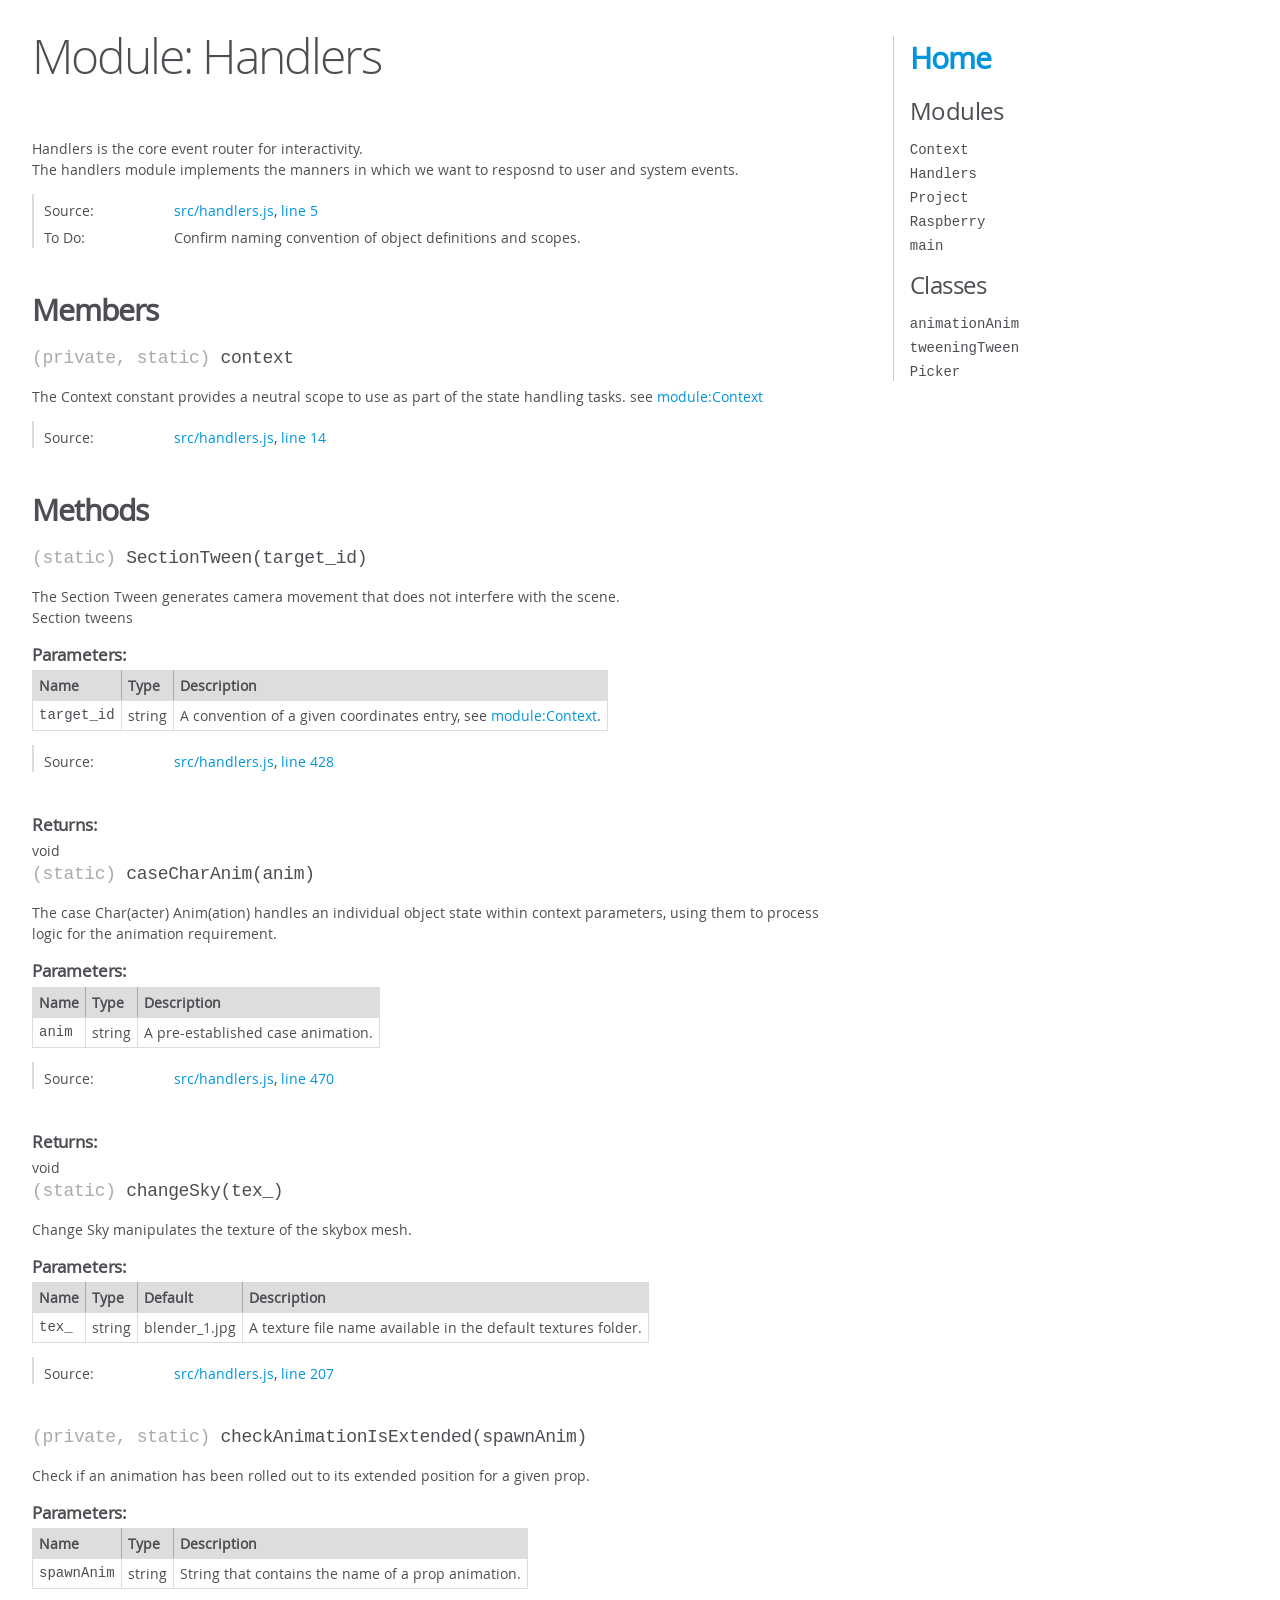
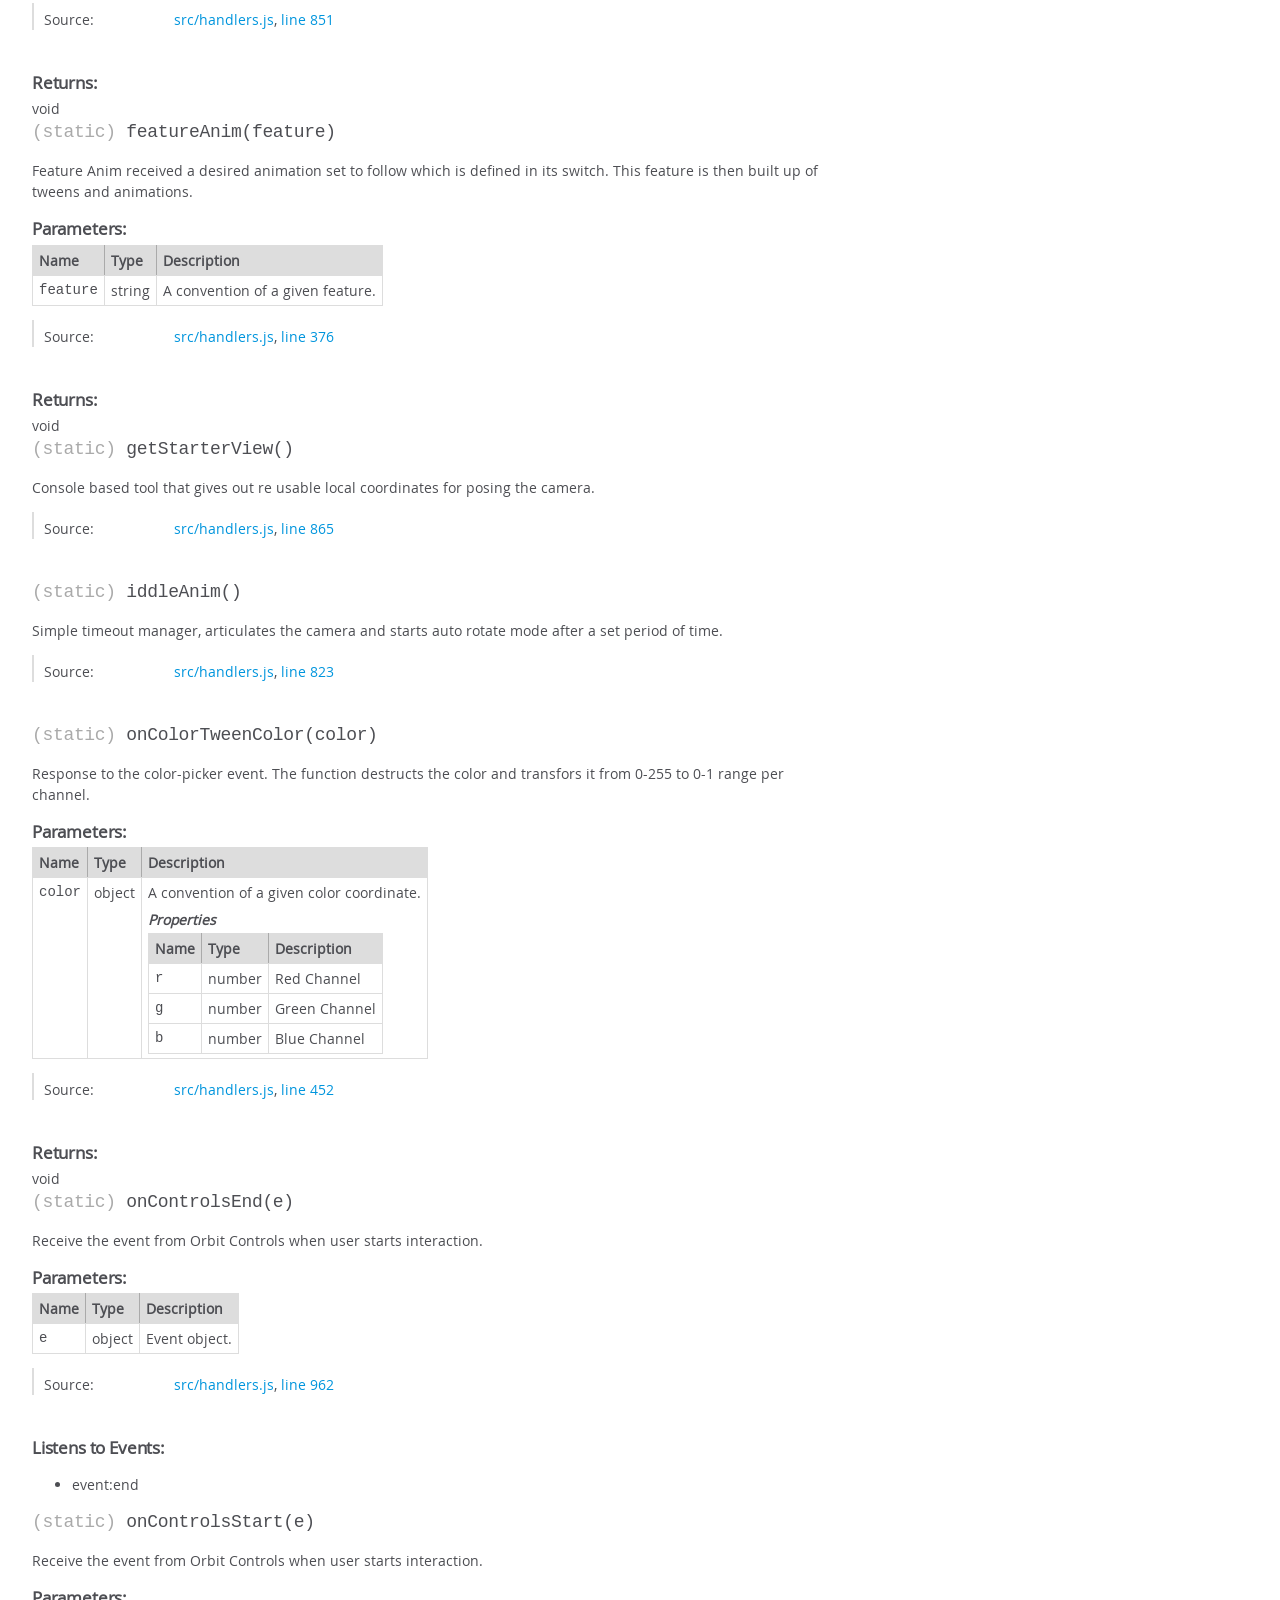
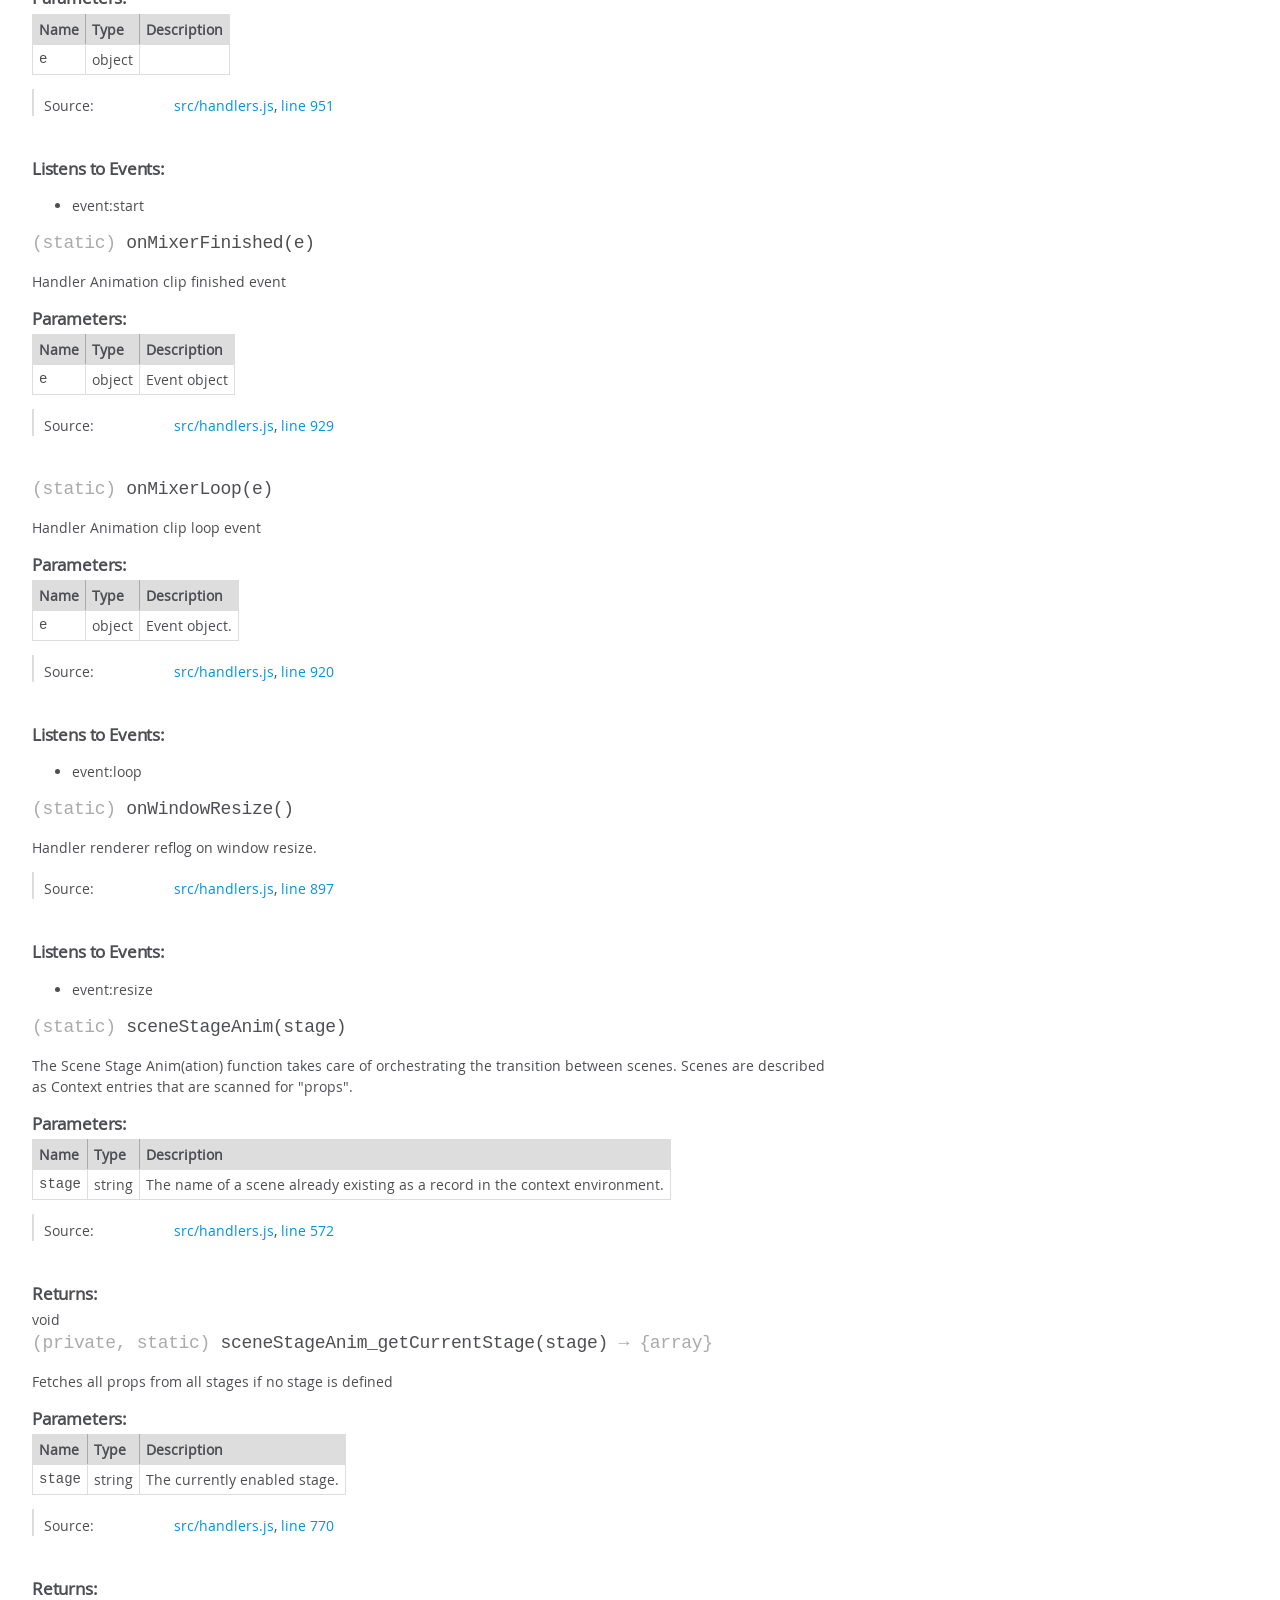
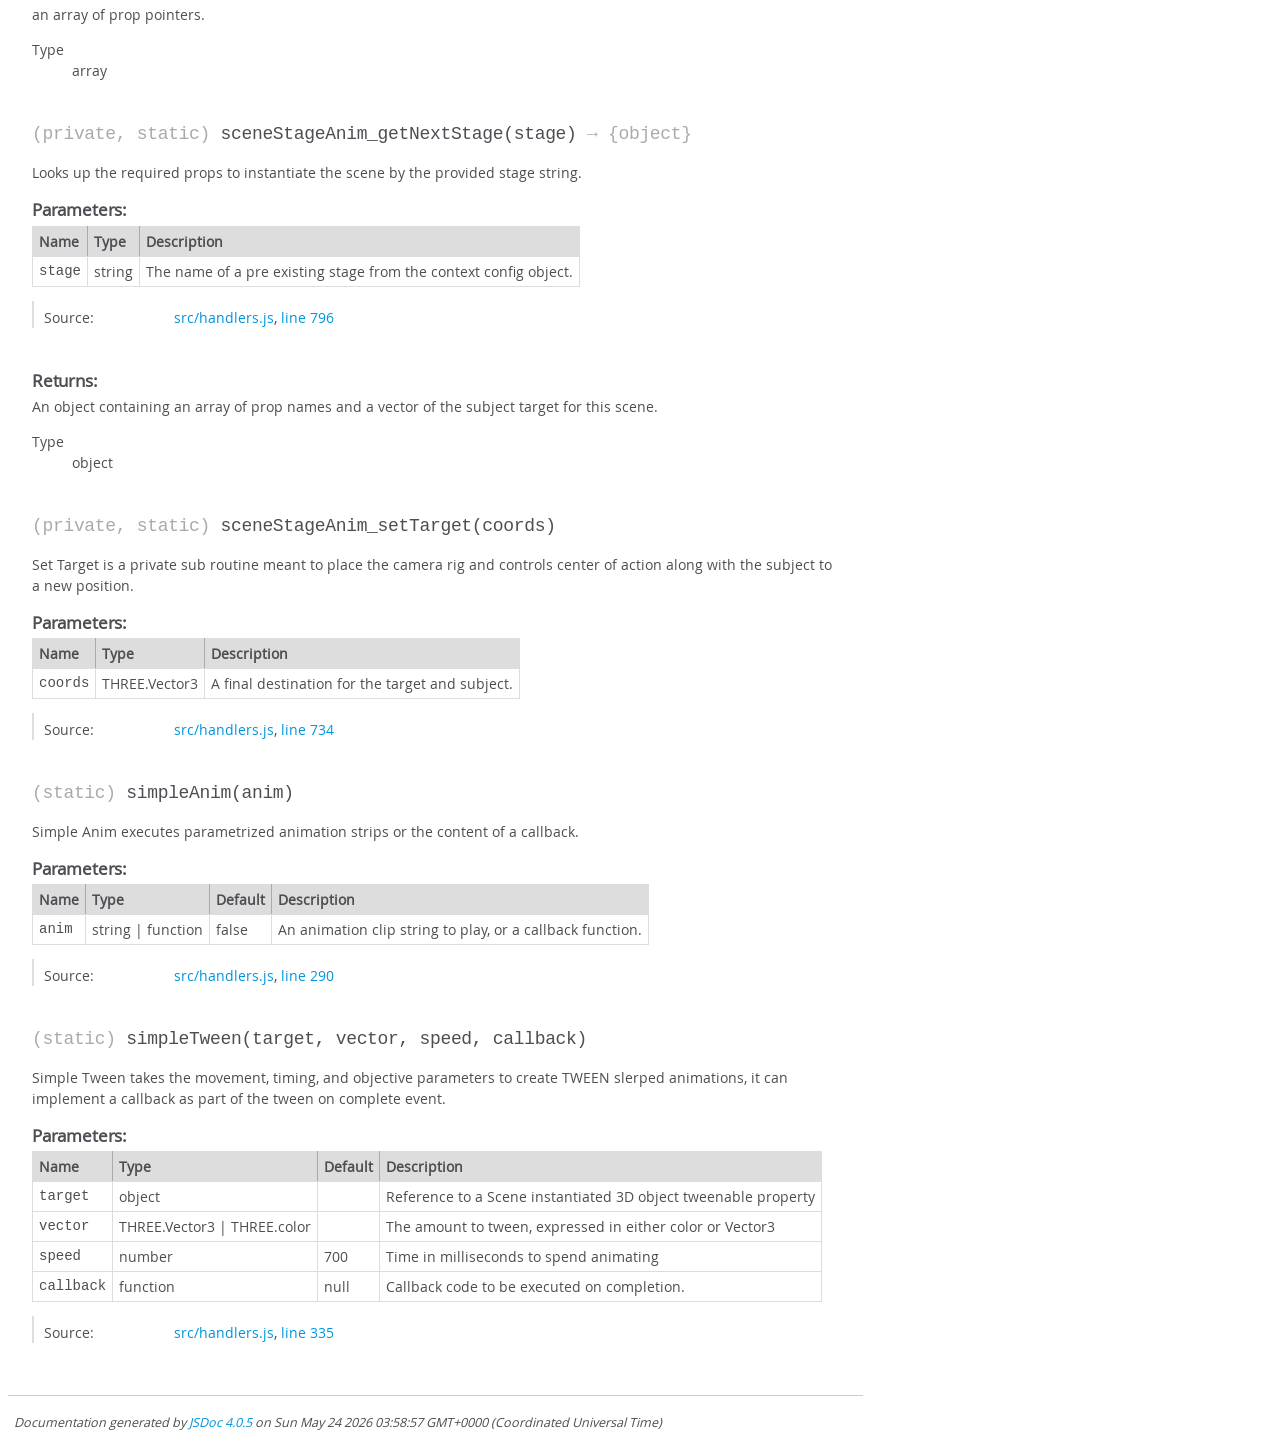
<file: docs/module-Handlers.html>
<!DOCTYPE html>
<html lang="en">
<head>
    <meta charset="utf-8">
    <title>JSDoc: Module: Handlers</title>

    <script src="scripts/prettify/prettify.js"> </script>
    <script src="scripts/prettify/lang-css.js"> </script>
    <!--[if lt IE 9]>
      <script src="//html5shiv.googlecode.com/svn/trunk/html5.js"></script>
    <![endif]-->
    <link type="text/css" rel="stylesheet" href="styles/prettify-tomorrow.css">
    <link type="text/css" rel="stylesheet" href="styles/jsdoc-default.css">
</head>

<body>

<div id="main">

    <h1 class="page-title">Module: Handlers</h1>

    




<section>

<header>
    
</header>

<article>
    <div class="container-overview">
    
        
            <div class="description">Handlers is the core event router for interactivity.<br>
The handlers module implements the manners in which we want to resposnd to user and system events.</div>
        

        


<dl class="details">

    

    

    

    

    

    

    

    

    

    

    

    

    
    <dt class="tag-source">Source:</dt>
    <dd class="tag-source"><ul class="dummy"><li>
        <a href="src_handlers.js.html">src/handlers.js</a>, <a href="src_handlers.js.html#line5">line 5</a>
    </li></ul></dd>
    

    

    

    
    <dt class="tag-todo">To Do:</dt>
    <dd class="tag-todo">
        <ul>
            <li>Confirm naming convention of object definitions and scopes.</li>
        </ul>
    </dd>
    
</dl>


        
    
    </div>

    

    

    

    

    

    

    
        <h3 class="subsection-title">Members</h3>

        
            
<h4 class="name" id=".context"><span class="type-signature">(private, static) </span>context<span class="type-signature"></span></h4>




<div class="description">
    The Context constant provides a neutral scope to use as part of the state handling tasks. see <a href="module-Context.html">module:Context</a>
</div>







<dl class="details">

    

    

    

    

    

    

    

    

    

    

    

    

    
    <dt class="tag-source">Source:</dt>
    <dd class="tag-source"><ul class="dummy"><li>
        <a href="src_handlers.js.html">src/handlers.js</a>, <a href="src_handlers.js.html#line14">line 14</a>
    </li></ul></dd>
    

    

    

    
</dl>






        
    

    
        <h3 class="subsection-title">Methods</h3>

        
            

    

    
    <h4 class="name" id=".SectionTween"><span class="type-signature">(static) </span>SectionTween<span class="signature">(target_id)</span><span class="type-signature"></span></h4>
    

    



<div class="description">
    The Section Tween generates camera movement that does not interfere with the scene.<br>
Section tweens
</div>









    <h5>Parameters:</h5>
    

<table class="params">
    <thead>
    <tr>
        
        <th>Name</th>
        

        <th>Type</th>

        

        

        <th class="last">Description</th>
    </tr>
    </thead>

    <tbody>
    

        <tr>
            
                <td class="name"><code>target_id</code></td>
            

            <td class="type">
            
                
<span class="param-type">string</span>


            
            </td>

            

            

            <td class="description last">A convention of a given coordinates entry, see <a href="module-Context.html">module:Context</a>.</td>
        </tr>

    
    </tbody>
</table>






<dl class="details">

    

    

    

    

    

    

    

    

    

    

    

    

    
    <dt class="tag-source">Source:</dt>
    <dd class="tag-source"><ul class="dummy"><li>
        <a href="src_handlers.js.html">src/handlers.js</a>, <a href="src_handlers.js.html#line428">line 428</a>
    </li></ul></dd>
    

    

    

    
</dl>















<h5>Returns:</h5>

        
<div class="param-desc">
    void
</div>



    





        
            

    

    
    <h4 class="name" id=".caseCharAnim"><span class="type-signature">(static) </span>caseCharAnim<span class="signature">(anim)</span><span class="type-signature"></span></h4>
    

    



<div class="description">
    The case Char(acter) Anim(ation) handles an individual object state within context parameters,
using them to process logic for the animation requirement.
</div>









    <h5>Parameters:</h5>
    

<table class="params">
    <thead>
    <tr>
        
        <th>Name</th>
        

        <th>Type</th>

        

        

        <th class="last">Description</th>
    </tr>
    </thead>

    <tbody>
    

        <tr>
            
                <td class="name"><code>anim</code></td>
            

            <td class="type">
            
                
<span class="param-type">string</span>


            
            </td>

            

            

            <td class="description last">A pre-established case animation.</td>
        </tr>

    
    </tbody>
</table>






<dl class="details">

    

    

    

    

    

    

    

    

    

    

    

    

    
    <dt class="tag-source">Source:</dt>
    <dd class="tag-source"><ul class="dummy"><li>
        <a href="src_handlers.js.html">src/handlers.js</a>, <a href="src_handlers.js.html#line470">line 470</a>
    </li></ul></dd>
    

    

    

    
</dl>















<h5>Returns:</h5>

        
<div class="param-desc">
    void
</div>



    





        
            

    

    
    <h4 class="name" id=".changeSky"><span class="type-signature">(static) </span>changeSky<span class="signature">(tex_)</span><span class="type-signature"></span></h4>
    

    



<div class="description">
    Change Sky manipulates the texture of the skybox mesh.
</div>









    <h5>Parameters:</h5>
    

<table class="params">
    <thead>
    <tr>
        
        <th>Name</th>
        

        <th>Type</th>

        

        
        <th>Default</th>
        

        <th class="last">Description</th>
    </tr>
    </thead>

    <tbody>
    

        <tr>
            
                <td class="name"><code>tex_</code></td>
            

            <td class="type">
            
                
<span class="param-type">string</span>


            
            </td>

            

            
                <td class="default">
                
                    blender_1.jpg
                
                </td>
            

            <td class="description last">A texture file name available in the default textures folder.</td>
        </tr>

    
    </tbody>
</table>






<dl class="details">

    

    

    

    

    

    

    

    

    

    

    

    

    
    <dt class="tag-source">Source:</dt>
    <dd class="tag-source"><ul class="dummy"><li>
        <a href="src_handlers.js.html">src/handlers.js</a>, <a href="src_handlers.js.html#line207">line 207</a>
    </li></ul></dd>
    

    

    

    
</dl>




















        
            

    

    
    <h4 class="name" id=".checkAnimationIsExtended"><span class="type-signature">(private, static) </span>checkAnimationIsExtended<span class="signature">(spawnAnim)</span><span class="type-signature"></span></h4>
    

    



<div class="description">
    Check if an animation has been rolled out to its extended position for a given prop.
</div>









    <h5>Parameters:</h5>
    

<table class="params">
    <thead>
    <tr>
        
        <th>Name</th>
        

        <th>Type</th>

        

        

        <th class="last">Description</th>
    </tr>
    </thead>

    <tbody>
    

        <tr>
            
                <td class="name"><code>spawnAnim</code></td>
            

            <td class="type">
            
                
<span class="param-type">string</span>


            
            </td>

            

            

            <td class="description last">String that contains the name of a prop animation.</td>
        </tr>

    
    </tbody>
</table>






<dl class="details">

    

    

    

    

    

    

    

    

    

    

    

    

    
    <dt class="tag-source">Source:</dt>
    <dd class="tag-source"><ul class="dummy"><li>
        <a href="src_handlers.js.html">src/handlers.js</a>, <a href="src_handlers.js.html#line851">line 851</a>
    </li></ul></dd>
    

    

    

    
</dl>















<h5>Returns:</h5>

        
<div class="param-desc">
    void
</div>



    





        
            

    

    
    <h4 class="name" id=".featureAnim"><span class="type-signature">(static) </span>featureAnim<span class="signature">(feature)</span><span class="type-signature"></span></h4>
    

    



<div class="description">
    Feature Anim received a desired animation set to follow which is defined in its switch.
This feature is then built up of tweens and animations.
</div>









    <h5>Parameters:</h5>
    

<table class="params">
    <thead>
    <tr>
        
        <th>Name</th>
        

        <th>Type</th>

        

        

        <th class="last">Description</th>
    </tr>
    </thead>

    <tbody>
    

        <tr>
            
                <td class="name"><code>feature</code></td>
            

            <td class="type">
            
                
<span class="param-type">string</span>


            
            </td>

            

            

            <td class="description last">A convention of a given feature.</td>
        </tr>

    
    </tbody>
</table>






<dl class="details">

    

    

    

    

    

    

    

    

    

    

    

    

    
    <dt class="tag-source">Source:</dt>
    <dd class="tag-source"><ul class="dummy"><li>
        <a href="src_handlers.js.html">src/handlers.js</a>, <a href="src_handlers.js.html#line376">line 376</a>
    </li></ul></dd>
    

    

    

    
</dl>















<h5>Returns:</h5>

        
<div class="param-desc">
    void
</div>



    





        
            

    

    
    <h4 class="name" id=".getStarterView"><span class="type-signature">(static) </span>getStarterView<span class="signature">()</span><span class="type-signature"></span></h4>
    

    



<div class="description">
    Console based tool that gives out re usable local coordinates for posing the camera.
</div>













<dl class="details">

    

    

    

    

    

    

    

    

    

    

    

    

    
    <dt class="tag-source">Source:</dt>
    <dd class="tag-source"><ul class="dummy"><li>
        <a href="src_handlers.js.html">src/handlers.js</a>, <a href="src_handlers.js.html#line865">line 865</a>
    </li></ul></dd>
    

    

    

    
</dl>




















        
            

    

    
    <h4 class="name" id=".iddleAnim"><span class="type-signature">(static) </span>iddleAnim<span class="signature">()</span><span class="type-signature"></span></h4>
    

    



<div class="description">
    Simple timeout manager, articulates the camera and starts auto rotate mode after a set period of time.
</div>













<dl class="details">

    

    

    

    

    

    

    

    

    

    

    

    

    
    <dt class="tag-source">Source:</dt>
    <dd class="tag-source"><ul class="dummy"><li>
        <a href="src_handlers.js.html">src/handlers.js</a>, <a href="src_handlers.js.html#line823">line 823</a>
    </li></ul></dd>
    

    

    

    
</dl>




















        
            

    

    
    <h4 class="name" id=".onColorTweenColor"><span class="type-signature">(static) </span>onColorTweenColor<span class="signature">(color)</span><span class="type-signature"></span></h4>
    

    



<div class="description">
    Response to the color-picker event. The function destructs the color and transfors it from 0-255 to 0-1 range per channel.
</div>









    <h5>Parameters:</h5>
    

<table class="params">
    <thead>
    <tr>
        
        <th>Name</th>
        

        <th>Type</th>

        

        

        <th class="last">Description</th>
    </tr>
    </thead>

    <tbody>
    

        <tr>
            
                <td class="name"><code>color</code></td>
            

            <td class="type">
            
                
<span class="param-type">object</span>


            
            </td>

            

            

            <td class="description last">A convention of a given color coordinate.
                <h6>Properties</h6>
                

<table class="params">
    <thead>
    <tr>
        
        <th>Name</th>
        

        <th>Type</th>

        

        

        <th class="last">Description</th>
    </tr>
    </thead>

    <tbody>
    

        <tr>
            
                <td class="name"><code>r</code></td>
            

            <td class="type">
            
                
<span class="param-type">number</span>


            
            </td>

            

            

            <td class="description last">Red Channel</td>
        </tr>

    

        <tr>
            
                <td class="name"><code>g</code></td>
            

            <td class="type">
            
                
<span class="param-type">number</span>


            
            </td>

            

            

            <td class="description last">Green Channel</td>
        </tr>

    

        <tr>
            
                <td class="name"><code>b</code></td>
            

            <td class="type">
            
                
<span class="param-type">number</span>


            
            </td>

            

            

            <td class="description last">Blue Channel</td>
        </tr>

    
    </tbody>
</table>

            </td>
        </tr>

    
    </tbody>
</table>






<dl class="details">

    

    

    

    

    

    

    

    

    

    

    

    

    
    <dt class="tag-source">Source:</dt>
    <dd class="tag-source"><ul class="dummy"><li>
        <a href="src_handlers.js.html">src/handlers.js</a>, <a href="src_handlers.js.html#line452">line 452</a>
    </li></ul></dd>
    

    

    

    
</dl>















<h5>Returns:</h5>

        
<div class="param-desc">
    void
</div>



    





        
            

    

    
    <h4 class="name" id=".onControlsEnd"><span class="type-signature">(static) </span>onControlsEnd<span class="signature">(e)</span><span class="type-signature"></span></h4>
    

    



<div class="description">
    Receive the event from Orbit Controls when user starts interaction.
</div>









    <h5>Parameters:</h5>
    

<table class="params">
    <thead>
    <tr>
        
        <th>Name</th>
        

        <th>Type</th>

        

        

        <th class="last">Description</th>
    </tr>
    </thead>

    <tbody>
    

        <tr>
            
                <td class="name"><code>e</code></td>
            

            <td class="type">
            
                
<span class="param-type">object</span>


            
            </td>

            

            

            <td class="description last">Event object.</td>
        </tr>

    
    </tbody>
</table>






<dl class="details">

    

    

    

    

    

    

    

    

    

    

    

    

    
    <dt class="tag-source">Source:</dt>
    <dd class="tag-source"><ul class="dummy"><li>
        <a href="src_handlers.js.html">src/handlers.js</a>, <a href="src_handlers.js.html#line962">line 962</a>
    </li></ul></dd>
    

    

    

    
</dl>







<h5>Listens to Events:</h5>
<ul>
    <li>event:end</li>
</ul>














        
            

    

    
    <h4 class="name" id=".onControlsStart"><span class="type-signature">(static) </span>onControlsStart<span class="signature">(e)</span><span class="type-signature"></span></h4>
    

    



<div class="description">
    Receive the event from Orbit Controls when user starts interaction.
</div>









    <h5>Parameters:</h5>
    

<table class="params">
    <thead>
    <tr>
        
        <th>Name</th>
        

        <th>Type</th>

        

        

        <th class="last">Description</th>
    </tr>
    </thead>

    <tbody>
    

        <tr>
            
                <td class="name"><code>e</code></td>
            

            <td class="type">
            
                
<span class="param-type">object</span>


            
            </td>

            

            

            <td class="description last"></td>
        </tr>

    
    </tbody>
</table>






<dl class="details">

    

    

    

    

    

    

    

    

    

    

    

    

    
    <dt class="tag-source">Source:</dt>
    <dd class="tag-source"><ul class="dummy"><li>
        <a href="src_handlers.js.html">src/handlers.js</a>, <a href="src_handlers.js.html#line951">line 951</a>
    </li></ul></dd>
    

    

    

    
</dl>







<h5>Listens to Events:</h5>
<ul>
    <li>event:start</li>
</ul>














        
            

    

    
    <h4 class="name" id=".onMixerFinished"><span class="type-signature">(static) </span>onMixerFinished<span class="signature">(e)</span><span class="type-signature"></span></h4>
    

    



<div class="description">
    Handler Animation clip finished event
</div>









    <h5>Parameters:</h5>
    

<table class="params">
    <thead>
    <tr>
        
        <th>Name</th>
        

        <th>Type</th>

        

        

        <th class="last">Description</th>
    </tr>
    </thead>

    <tbody>
    

        <tr>
            
                <td class="name"><code>e</code></td>
            

            <td class="type">
            
                
<span class="param-type">object</span>


            
            </td>

            

            

            <td class="description last">Event object</td>
        </tr>

    
    </tbody>
</table>






<dl class="details">

    

    

    

    

    

    

    

    

    

    

    

    

    
    <dt class="tag-source">Source:</dt>
    <dd class="tag-source"><ul class="dummy"><li>
        <a href="src_handlers.js.html">src/handlers.js</a>, <a href="src_handlers.js.html#line929">line 929</a>
    </li></ul></dd>
    

    

    

    
</dl>




















        
            

    

    
    <h4 class="name" id=".onMixerLoop"><span class="type-signature">(static) </span>onMixerLoop<span class="signature">(e)</span><span class="type-signature"></span></h4>
    

    



<div class="description">
    Handler Animation clip loop event
</div>









    <h5>Parameters:</h5>
    

<table class="params">
    <thead>
    <tr>
        
        <th>Name</th>
        

        <th>Type</th>

        

        

        <th class="last">Description</th>
    </tr>
    </thead>

    <tbody>
    

        <tr>
            
                <td class="name"><code>e</code></td>
            

            <td class="type">
            
                
<span class="param-type">object</span>


            
            </td>

            

            

            <td class="description last">Event object.</td>
        </tr>

    
    </tbody>
</table>






<dl class="details">

    

    

    

    

    

    

    

    

    

    

    

    

    
    <dt class="tag-source">Source:</dt>
    <dd class="tag-source"><ul class="dummy"><li>
        <a href="src_handlers.js.html">src/handlers.js</a>, <a href="src_handlers.js.html#line920">line 920</a>
    </li></ul></dd>
    

    

    

    
</dl>







<h5>Listens to Events:</h5>
<ul>
    <li>event:loop</li>
</ul>














        
            

    

    
    <h4 class="name" id=".onWindowResize"><span class="type-signature">(static) </span>onWindowResize<span class="signature">()</span><span class="type-signature"></span></h4>
    

    



<div class="description">
    Handler renderer reflog on window resize.
</div>













<dl class="details">

    

    

    

    

    

    

    

    

    

    

    

    

    
    <dt class="tag-source">Source:</dt>
    <dd class="tag-source"><ul class="dummy"><li>
        <a href="src_handlers.js.html">src/handlers.js</a>, <a href="src_handlers.js.html#line897">line 897</a>
    </li></ul></dd>
    

    

    

    
</dl>







<h5>Listens to Events:</h5>
<ul>
    <li>event:resize</li>
</ul>














        
            

    

    
    <h4 class="name" id=".sceneStageAnim"><span class="type-signature">(static) </span>sceneStageAnim<span class="signature">(stage)</span><span class="type-signature"></span></h4>
    

    



<div class="description">
    The Scene Stage Anim(ation) function takes care of orchestrating the transition between scenes.
Scenes are described as Context entries that are scanned for "props".
</div>









    <h5>Parameters:</h5>
    

<table class="params">
    <thead>
    <tr>
        
        <th>Name</th>
        

        <th>Type</th>

        

        

        <th class="last">Description</th>
    </tr>
    </thead>

    <tbody>
    

        <tr>
            
                <td class="name"><code>stage</code></td>
            

            <td class="type">
            
                
<span class="param-type">string</span>


            
            </td>

            

            

            <td class="description last">The name of a scene already existing as a record in the context environment.</td>
        </tr>

    
    </tbody>
</table>






<dl class="details">

    

    

    

    

    

    

    

    

    

    

    

    

    
    <dt class="tag-source">Source:</dt>
    <dd class="tag-source"><ul class="dummy"><li>
        <a href="src_handlers.js.html">src/handlers.js</a>, <a href="src_handlers.js.html#line572">line 572</a>
    </li></ul></dd>
    

    

    

    
</dl>















<h5>Returns:</h5>

        
<div class="param-desc">
    void
</div>



    





        
            

    

    
    <h4 class="name" id=".sceneStageAnim_getCurrentStage"><span class="type-signature">(private, static) </span>sceneStageAnim_getCurrentStage<span class="signature">(stage)</span><span class="type-signature"> &rarr; {array}</span></h4>
    

    



<div class="description">
    Fetches all props from all stages if no stage is defined
</div>









    <h5>Parameters:</h5>
    

<table class="params">
    <thead>
    <tr>
        
        <th>Name</th>
        

        <th>Type</th>

        

        

        <th class="last">Description</th>
    </tr>
    </thead>

    <tbody>
    

        <tr>
            
                <td class="name"><code>stage</code></td>
            

            <td class="type">
            
                
<span class="param-type">string</span>


            
            </td>

            

            

            <td class="description last">The currently enabled stage.</td>
        </tr>

    
    </tbody>
</table>






<dl class="details">

    

    

    

    

    

    

    

    

    

    

    

    

    
    <dt class="tag-source">Source:</dt>
    <dd class="tag-source"><ul class="dummy"><li>
        <a href="src_handlers.js.html">src/handlers.js</a>, <a href="src_handlers.js.html#line770">line 770</a>
    </li></ul></dd>
    

    

    

    
</dl>















<h5>Returns:</h5>

        
<div class="param-desc">
    an array of prop pointers.
</div>



<dl>
    <dt>
        Type
    </dt>
    <dd>
        
<span class="param-type">array</span>


    </dd>
</dl>

    





        
            

    

    
    <h4 class="name" id=".sceneStageAnim_getNextStage"><span class="type-signature">(private, static) </span>sceneStageAnim_getNextStage<span class="signature">(stage)</span><span class="type-signature"> &rarr; {object}</span></h4>
    

    



<div class="description">
    Looks up the required props to instantiate the scene by the provided stage string.
</div>









    <h5>Parameters:</h5>
    

<table class="params">
    <thead>
    <tr>
        
        <th>Name</th>
        

        <th>Type</th>

        

        

        <th class="last">Description</th>
    </tr>
    </thead>

    <tbody>
    

        <tr>
            
                <td class="name"><code>stage</code></td>
            

            <td class="type">
            
                
<span class="param-type">string</span>


            
            </td>

            

            

            <td class="description last">The name of a pre existing stage from the context config object.</td>
        </tr>

    
    </tbody>
</table>






<dl class="details">

    

    

    

    

    

    

    

    

    

    

    

    

    
    <dt class="tag-source">Source:</dt>
    <dd class="tag-source"><ul class="dummy"><li>
        <a href="src_handlers.js.html">src/handlers.js</a>, <a href="src_handlers.js.html#line796">line 796</a>
    </li></ul></dd>
    

    

    

    
</dl>















<h5>Returns:</h5>

        
<div class="param-desc">
    An object containing an array of prop names and a vector of the subject target for this scene.
</div>



<dl>
    <dt>
        Type
    </dt>
    <dd>
        
<span class="param-type">object</span>


    </dd>
</dl>

    





        
            

    

    
    <h4 class="name" id=".sceneStageAnim_setTarget"><span class="type-signature">(private, static) </span>sceneStageAnim_setTarget<span class="signature">(coords)</span><span class="type-signature"></span></h4>
    

    



<div class="description">
    Set Target is a private sub routine meant to place the camera rig and controls center of action along with the subject to a new position.
</div>









    <h5>Parameters:</h5>
    

<table class="params">
    <thead>
    <tr>
        
        <th>Name</th>
        

        <th>Type</th>

        

        

        <th class="last">Description</th>
    </tr>
    </thead>

    <tbody>
    

        <tr>
            
                <td class="name"><code>coords</code></td>
            

            <td class="type">
            
                
<span class="param-type">THREE.Vector3</span>


            
            </td>

            

            

            <td class="description last">A final destination for the target  and subject.</td>
        </tr>

    
    </tbody>
</table>






<dl class="details">

    

    

    

    

    

    

    

    

    

    

    

    

    
    <dt class="tag-source">Source:</dt>
    <dd class="tag-source"><ul class="dummy"><li>
        <a href="src_handlers.js.html">src/handlers.js</a>, <a href="src_handlers.js.html#line734">line 734</a>
    </li></ul></dd>
    

    

    

    
</dl>




















        
            

    

    
    <h4 class="name" id=".simpleAnim"><span class="type-signature">(static) </span>simpleAnim<span class="signature">(anim)</span><span class="type-signature"></span></h4>
    

    



<div class="description">
    Simple Anim executes parametrized animation strips or the content of a callback.
</div>









    <h5>Parameters:</h5>
    

<table class="params">
    <thead>
    <tr>
        
        <th>Name</th>
        

        <th>Type</th>

        

        
        <th>Default</th>
        

        <th class="last">Description</th>
    </tr>
    </thead>

    <tbody>
    

        <tr>
            
                <td class="name"><code>anim</code></td>
            

            <td class="type">
            
                
<span class="param-type">string</span>
|

<span class="param-type">function</span>


            
            </td>

            

            
                <td class="default">
                
                    false
                
                </td>
            

            <td class="description last">An animation clip string to play, or a callback function.</td>
        </tr>

    
    </tbody>
</table>






<dl class="details">

    

    

    

    

    

    

    

    

    

    

    

    

    
    <dt class="tag-source">Source:</dt>
    <dd class="tag-source"><ul class="dummy"><li>
        <a href="src_handlers.js.html">src/handlers.js</a>, <a href="src_handlers.js.html#line290">line 290</a>
    </li></ul></dd>
    

    

    

    
</dl>




















        
            

    

    
    <h4 class="name" id=".simpleTween"><span class="type-signature">(static) </span>simpleTween<span class="signature">(target, vector, speed, callback)</span><span class="type-signature"></span></h4>
    

    



<div class="description">
    Simple Tween takes the movement, timing, and objective parameters to create TWEEN slerped animations, it can implement a callback as part of the tween on complete event.
</div>









    <h5>Parameters:</h5>
    

<table class="params">
    <thead>
    <tr>
        
        <th>Name</th>
        

        <th>Type</th>

        

        
        <th>Default</th>
        

        <th class="last">Description</th>
    </tr>
    </thead>

    <tbody>
    

        <tr>
            
                <td class="name"><code>target</code></td>
            

            <td class="type">
            
                
<span class="param-type">object</span>


            
            </td>

            

            
                <td class="default">
                
                </td>
            

            <td class="description last">Reference to a Scene instantiated 3D object tweenable property</td>
        </tr>

    

        <tr>
            
                <td class="name"><code>vector</code></td>
            

            <td class="type">
            
                
<span class="param-type">THREE.Vector3</span>
|

<span class="param-type">THREE.color</span>


            
            </td>

            

            
                <td class="default">
                
                </td>
            

            <td class="description last">The amount to tween, expressed in either color or Vector3</td>
        </tr>

    

        <tr>
            
                <td class="name"><code>speed</code></td>
            

            <td class="type">
            
                
<span class="param-type">number</span>


            
            </td>

            

            
                <td class="default">
                
                    700
                
                </td>
            

            <td class="description last">Time in milliseconds to spend animating</td>
        </tr>

    

        <tr>
            
                <td class="name"><code>callback</code></td>
            

            <td class="type">
            
                
<span class="param-type">function</span>


            
            </td>

            

            
                <td class="default">
                
                    null
                
                </td>
            

            <td class="description last">Callback code to be executed on completion.</td>
        </tr>

    
    </tbody>
</table>






<dl class="details">

    

    

    

    

    

    

    

    

    

    

    

    

    
    <dt class="tag-source">Source:</dt>
    <dd class="tag-source"><ul class="dummy"><li>
        <a href="src_handlers.js.html">src/handlers.js</a>, <a href="src_handlers.js.html#line335">line 335</a>
    </li></ul></dd>
    

    

    

    
</dl>




















        
    

    

    
</article>

</section>




</div>

<nav>
    <h2><a href="index.html">Home</a></h2><h3>Modules</h3><ul><li><a href="module-Context.html">Context</a></li><li><a href="module-Handlers.html">Handlers</a></li><li><a href="module-Project.html">Project</a></li><li><a href="module-Raspberry.html">Raspberry</a></li><li><a href="module-main.html">main</a></li></ul><h3>Classes</h3><ul><li><a href="Handlers_animationAnim.html">animationAnim</a></li><li><a href="Handlers_tweeningTween.html">tweeningTween</a></li><li><a href="module-main-Picker.html">Picker</a></li></ul>
</nav>

<br class="clear">

<footer>
    Documentation generated by <a href="https://github.com/jsdoc/jsdoc">JSDoc 4.0.5</a> on Sun May 24 2026 03:58:57 GMT+0000 (Coordinated Universal Time)
</footer>

<script> prettyPrint(); </script>
<script src="scripts/linenumber.js"> </script>
</body>
</html>
</file>
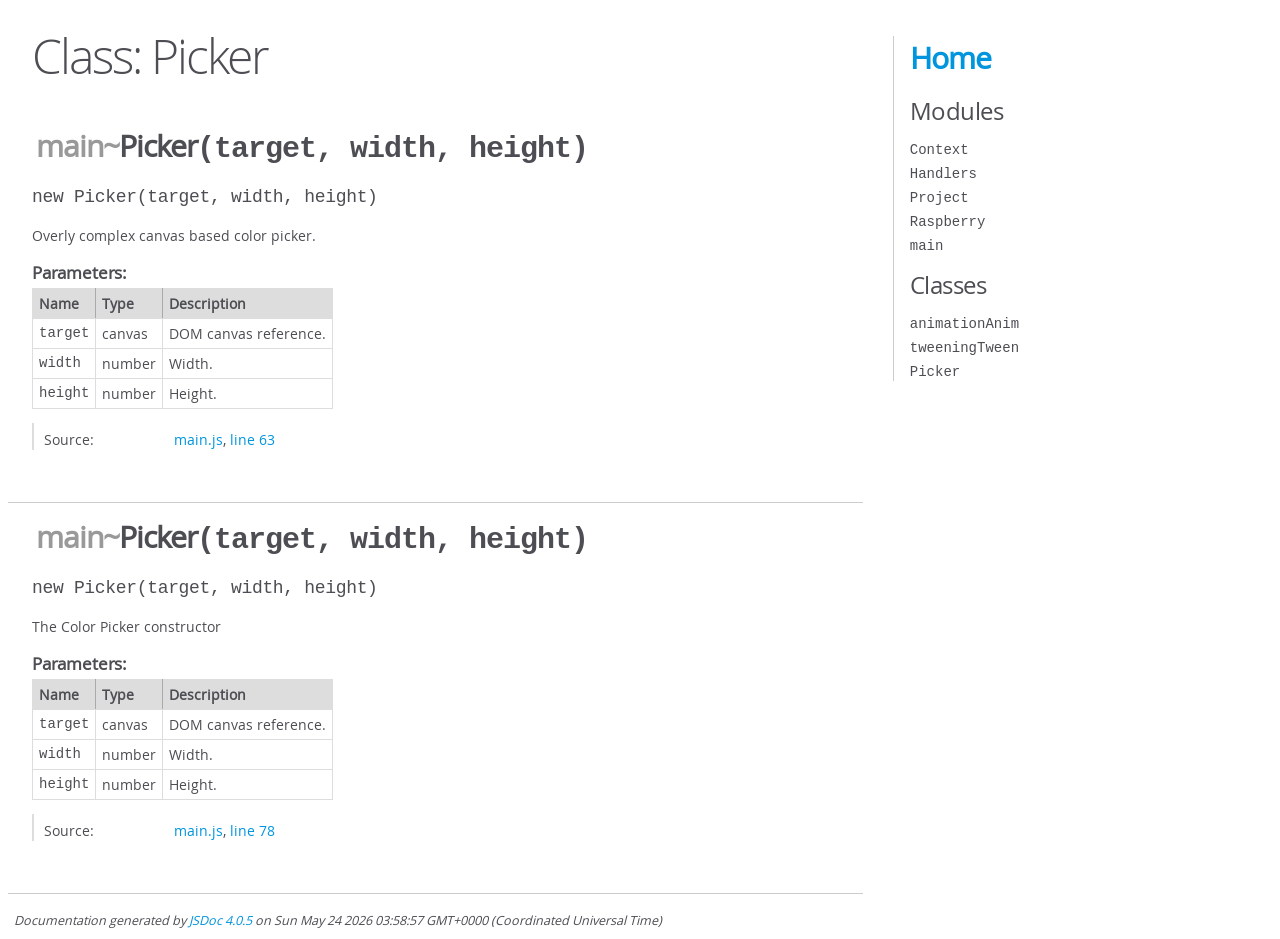
<file: docs/module-main-Picker.html>
<!DOCTYPE html>
<html lang="en">
<head>
    <meta charset="utf-8">
    <title>JSDoc: Class: Picker</title>

    <script src="scripts/prettify/prettify.js"> </script>
    <script src="scripts/prettify/lang-css.js"> </script>
    <!--[if lt IE 9]>
      <script src="//html5shiv.googlecode.com/svn/trunk/html5.js"></script>
    <![endif]-->
    <link type="text/css" rel="stylesheet" href="styles/prettify-tomorrow.css">
    <link type="text/css" rel="stylesheet" href="styles/jsdoc-default.css">
</head>

<body>

<div id="main">

    <h1 class="page-title">Class: Picker</h1>

    




<section>

<header>
    
        <h2><span class="attribs"><span class="type-signature"></span></span>
            <span class="ancestors"><a href="module-main.html">main</a>~</span>Picker<span class="signature">(target, width, height)</span><span class="type-signature"></span></h2>
        
    
</header>

<article>
    <div class="container-overview">
    
        

    

    
    <h4 class="name" id="Picker"><span class="type-signature"></span>new Picker<span class="signature">(target, width, height)</span><span class="type-signature"></span></h4>
    

    



<div class="description">
    Overly complex canvas based color picker.
</div>









    <h5>Parameters:</h5>
    

<table class="params">
    <thead>
    <tr>
        
        <th>Name</th>
        

        <th>Type</th>

        

        

        <th class="last">Description</th>
    </tr>
    </thead>

    <tbody>
    

        <tr>
            
                <td class="name"><code>target</code></td>
            

            <td class="type">
            
                
<span class="param-type">canvas</span>


            
            </td>

            

            

            <td class="description last">DOM canvas reference.</td>
        </tr>

    

        <tr>
            
                <td class="name"><code>width</code></td>
            

            <td class="type">
            
                
<span class="param-type">number</span>


            
            </td>

            

            

            <td class="description last">Width.</td>
        </tr>

    

        <tr>
            
                <td class="name"><code>height</code></td>
            

            <td class="type">
            
                
<span class="param-type">number</span>


            
            </td>

            

            

            <td class="description last">Height.</td>
        </tr>

    
    </tbody>
</table>






<dl class="details">

    

    

    

    

    

    

    

    

    

    

    

    

    
    <dt class="tag-source">Source:</dt>
    <dd class="tag-source"><ul class="dummy"><li>
        <a href="main.js.html">main.js</a>, <a href="main.js.html#line63">line 63</a>
    </li></ul></dd>
    

    

    

    
</dl>




















    
    </div>

    

    

    

    

    

    

    

    

    

    
</article>

</section>







<section>

<header>
    
        <h2><span class="attribs"><span class="type-signature"></span></span>
            <span class="ancestors"><a href="module-main.html">main</a>~</span>Picker<span class="signature">(target, width, height)</span><span class="type-signature"></span></h2>
        
    
</header>

<article>
    <div class="container-overview">
    
        

    

    
    <h4 class="name" id="Picker"><span class="type-signature"></span>new Picker<span class="signature">(target, width, height)</span><span class="type-signature"></span></h4>
    

    



<div class="description">
    The Color Picker constructor
</div>









    <h5>Parameters:</h5>
    

<table class="params">
    <thead>
    <tr>
        
        <th>Name</th>
        

        <th>Type</th>

        

        

        <th class="last">Description</th>
    </tr>
    </thead>

    <tbody>
    

        <tr>
            
                <td class="name"><code>target</code></td>
            

            <td class="type">
            
                
<span class="param-type">canvas</span>


            
            </td>

            

            

            <td class="description last">DOM canvas reference.</td>
        </tr>

    

        <tr>
            
                <td class="name"><code>width</code></td>
            

            <td class="type">
            
                
<span class="param-type">number</span>


            
            </td>

            

            

            <td class="description last">Width.</td>
        </tr>

    

        <tr>
            
                <td class="name"><code>height</code></td>
            

            <td class="type">
            
                
<span class="param-type">number</span>


            
            </td>

            

            

            <td class="description last">Height.</td>
        </tr>

    
    </tbody>
</table>






<dl class="details">

    

    

    

    

    

    

    

    

    

    

    

    

    
    <dt class="tag-source">Source:</dt>
    <dd class="tag-source"><ul class="dummy"><li>
        <a href="main.js.html">main.js</a>, <a href="main.js.html#line78">line 78</a>
    </li></ul></dd>
    

    

    

    
</dl>




















    
    </div>

    

    

    

    

    

    

    

    

    

    
</article>

</section>




</div>

<nav>
    <h2><a href="index.html">Home</a></h2><h3>Modules</h3><ul><li><a href="module-Context.html">Context</a></li><li><a href="module-Handlers.html">Handlers</a></li><li><a href="module-Project.html">Project</a></li><li><a href="module-Raspberry.html">Raspberry</a></li><li><a href="module-main.html">main</a></li></ul><h3>Classes</h3><ul><li><a href="Handlers_animationAnim.html">animationAnim</a></li><li><a href="Handlers_tweeningTween.html">tweeningTween</a></li><li><a href="module-main-Picker.html">Picker</a></li></ul>
</nav>

<br class="clear">

<footer>
    Documentation generated by <a href="https://github.com/jsdoc/jsdoc">JSDoc 4.0.5</a> on Sun May 24 2026 03:58:57 GMT+0000 (Coordinated Universal Time)
</footer>

<script> prettyPrint(); </script>
<script src="scripts/linenumber.js"> </script>
</body>
</html>
</file>
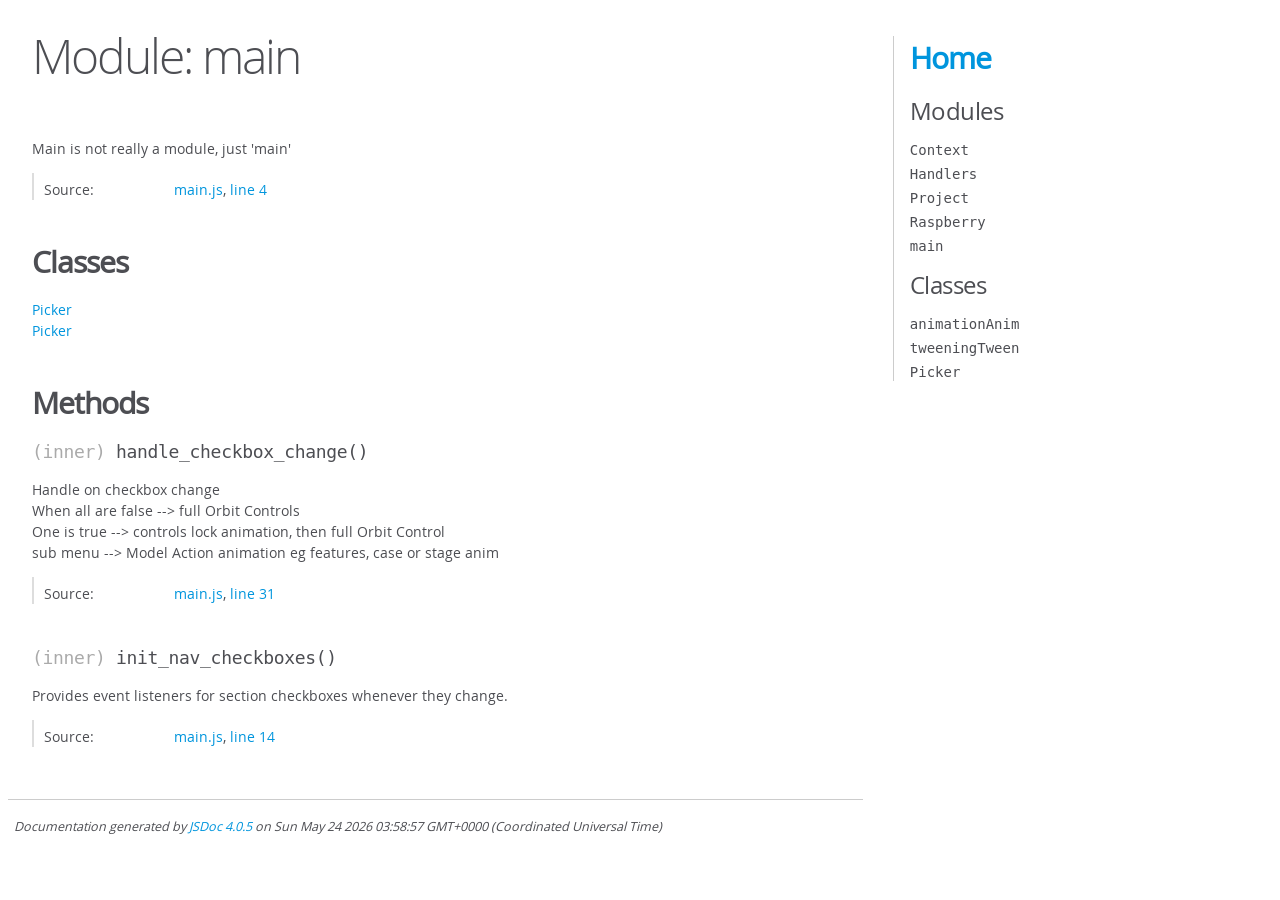
<file: docs/module-main.html>
<!DOCTYPE html>
<html lang="en">
<head>
    <meta charset="utf-8">
    <title>JSDoc: Module: main</title>

    <script src="scripts/prettify/prettify.js"> </script>
    <script src="scripts/prettify/lang-css.js"> </script>
    <!--[if lt IE 9]>
      <script src="//html5shiv.googlecode.com/svn/trunk/html5.js"></script>
    <![endif]-->
    <link type="text/css" rel="stylesheet" href="styles/prettify-tomorrow.css">
    <link type="text/css" rel="stylesheet" href="styles/jsdoc-default.css">
</head>

<body>

<div id="main">

    <h1 class="page-title">Module: main</h1>

    




<section>

<header>
    
</header>

<article>
    <div class="container-overview">
    
        
            <div class="description">Main is not really a module, just 'main'</div>
        

        


<dl class="details">

    

    

    

    

    

    

    

    

    

    

    

    

    
    <dt class="tag-source">Source:</dt>
    <dd class="tag-source"><ul class="dummy"><li>
        <a href="main.js.html">main.js</a>, <a href="main.js.html#line4">line 4</a>
    </li></ul></dd>
    

    

    

    
</dl>


        
    
    </div>

    

    

    
        <h3 class="subsection-title">Classes</h3>

        <dl>
            <dt><a href="module-main-Picker.html">Picker</a></dt>
            <dd></dd>
        
            <dt><a href="module-main-Picker.html">Picker</a></dt>
            <dd></dd>
        </dl>
    

    

    

    

    

    
        <h3 class="subsection-title">Methods</h3>

        
            

    

    
    <h4 class="name" id="~handle_checkbox_change"><span class="type-signature">(inner) </span>handle_checkbox_change<span class="signature">()</span><span class="type-signature"></span></h4>
    

    



<div class="description">
    Handle on checkbox change<br>
When all are false --> full Orbit Controls<br>
One is true --> controls lock animation, then full Orbit Control<br>
sub menu --> Model Action animation eg features, case or stage anim<br>
</div>













<dl class="details">

    

    

    

    

    

    

    

    

    

    

    

    

    
    <dt class="tag-source">Source:</dt>
    <dd class="tag-source"><ul class="dummy"><li>
        <a href="main.js.html">main.js</a>, <a href="main.js.html#line31">line 31</a>
    </li></ul></dd>
    

    

    

    
</dl>




















        
            

    

    
    <h4 class="name" id="~init_nav_checkboxes"><span class="type-signature">(inner) </span>init_nav_checkboxes<span class="signature">()</span><span class="type-signature"></span></h4>
    

    



<div class="description">
    Provides event listeners for section checkboxes whenever they change.
</div>













<dl class="details">

    

    

    

    

    

    

    

    

    

    

    

    

    
    <dt class="tag-source">Source:</dt>
    <dd class="tag-source"><ul class="dummy"><li>
        <a href="main.js.html">main.js</a>, <a href="main.js.html#line14">line 14</a>
    </li></ul></dd>
    

    

    

    
</dl>




















        
    

    

    
</article>

</section>




</div>

<nav>
    <h2><a href="index.html">Home</a></h2><h3>Modules</h3><ul><li><a href="module-Context.html">Context</a></li><li><a href="module-Handlers.html">Handlers</a></li><li><a href="module-Project.html">Project</a></li><li><a href="module-Raspberry.html">Raspberry</a></li><li><a href="module-main.html">main</a></li></ul><h3>Classes</h3><ul><li><a href="Handlers_animationAnim.html">animationAnim</a></li><li><a href="Handlers_tweeningTween.html">tweeningTween</a></li><li><a href="module-main-Picker.html">Picker</a></li></ul>
</nav>

<br class="clear">

<footer>
    Documentation generated by <a href="https://github.com/jsdoc/jsdoc">JSDoc 4.0.5</a> on Sun May 24 2026 03:58:57 GMT+0000 (Coordinated Universal Time)
</footer>

<script> prettyPrint(); </script>
<script src="scripts/linenumber.js"> </script>
</body>
</html>
</file>
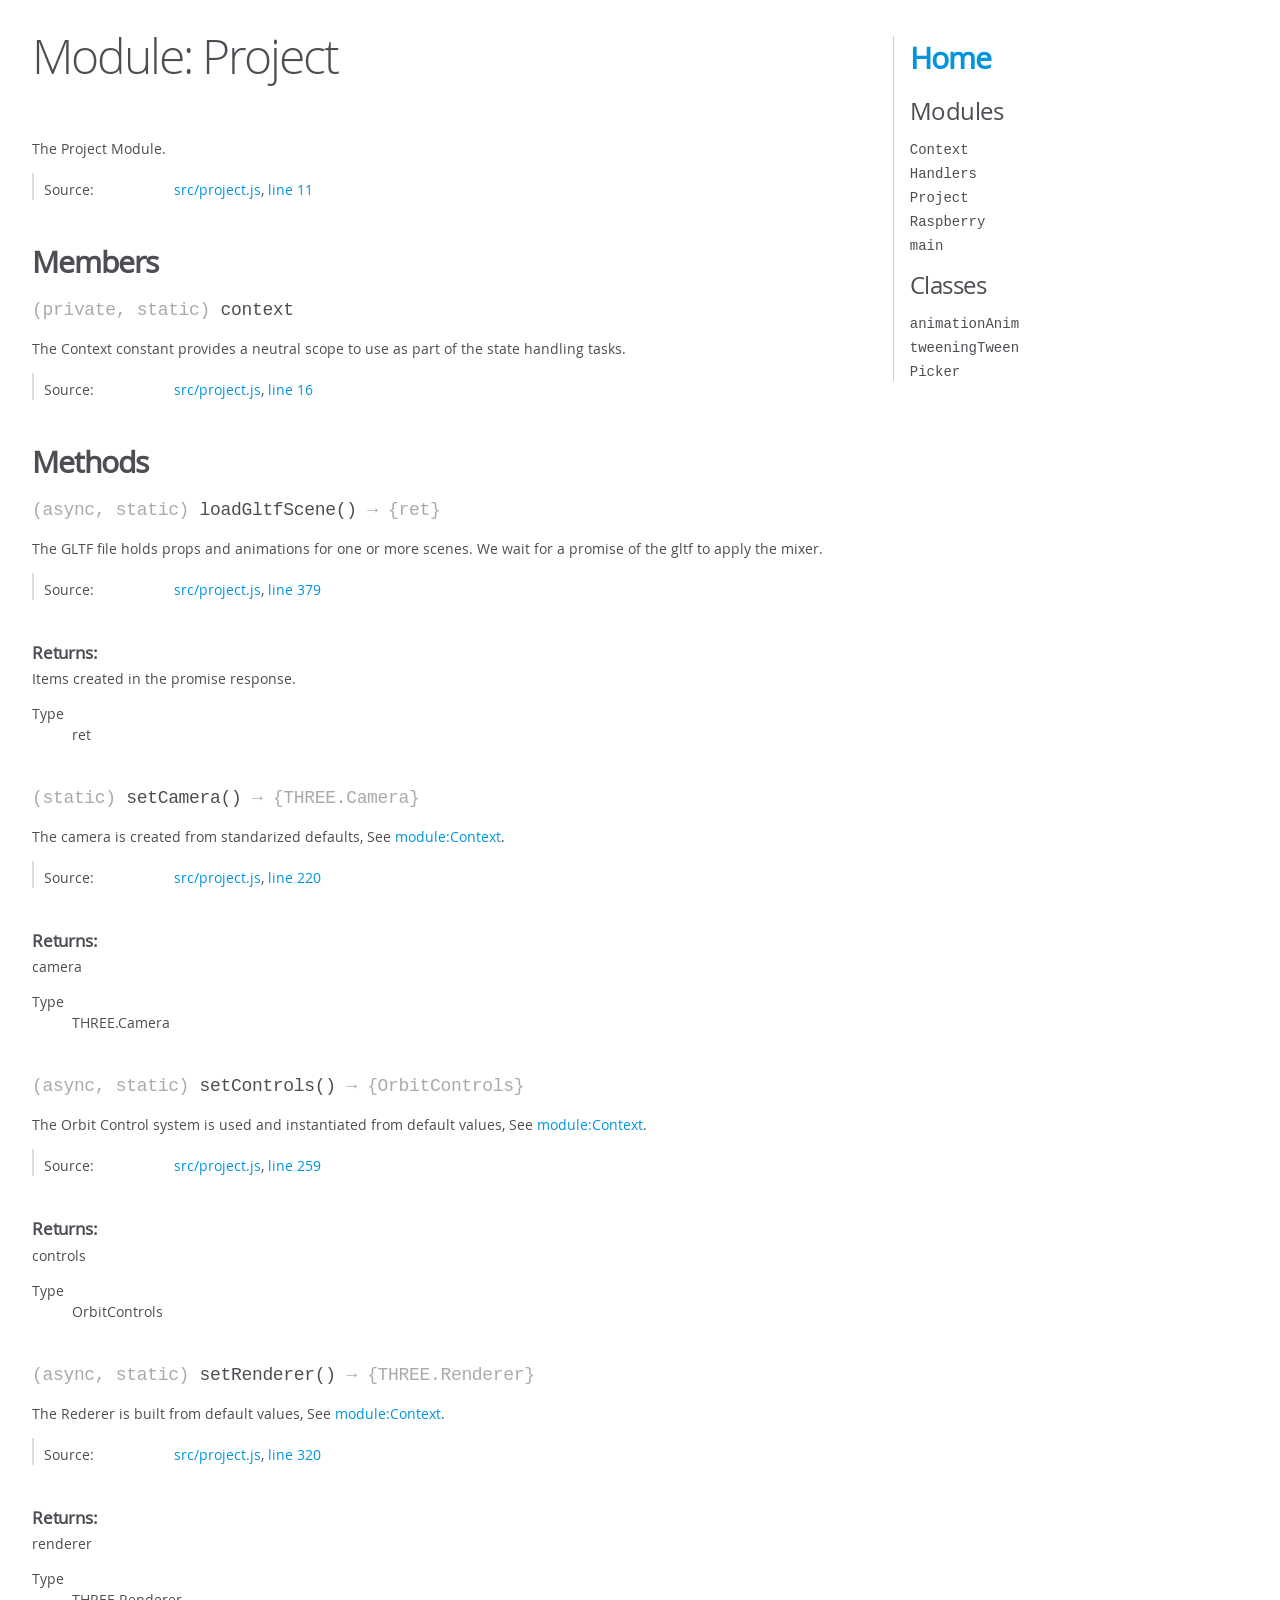
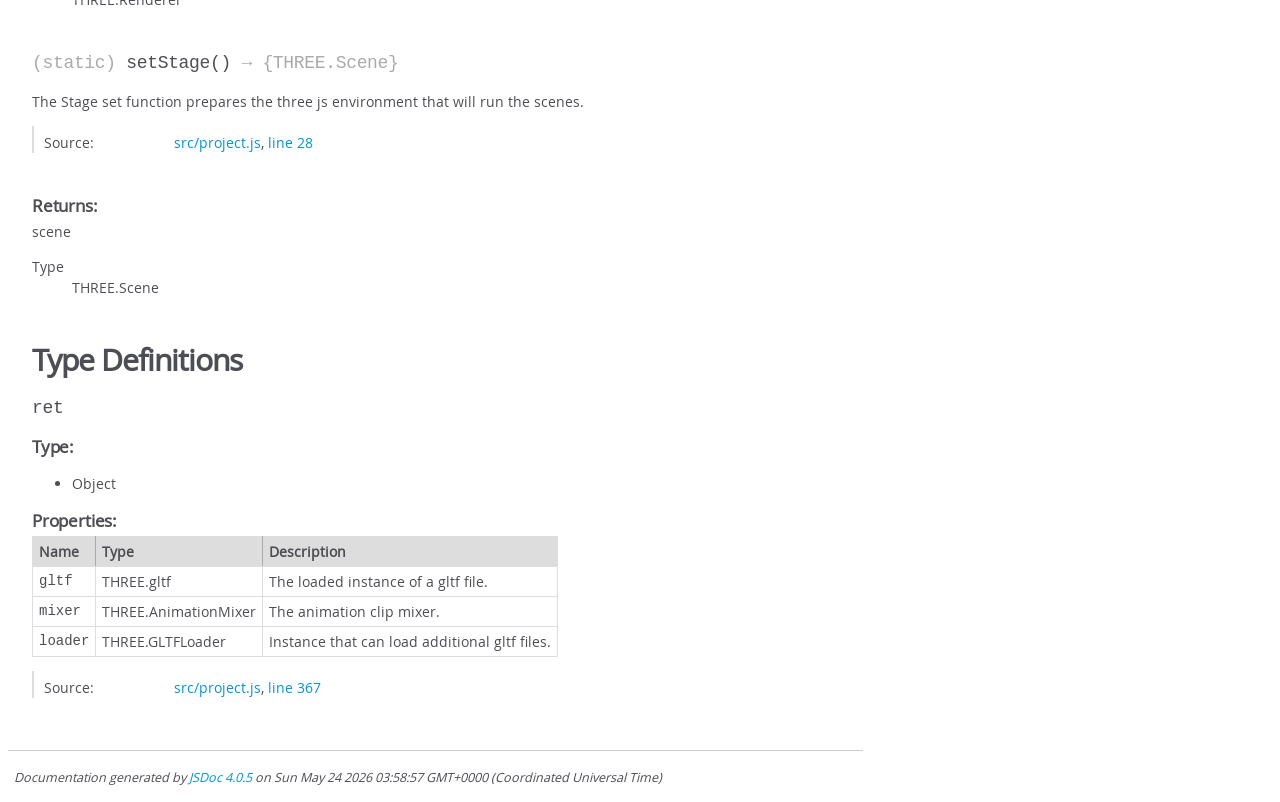
<file: docs/module-Project.html>
<!DOCTYPE html>
<html lang="en">
<head>
    <meta charset="utf-8">
    <title>JSDoc: Module: Project</title>

    <script src="scripts/prettify/prettify.js"> </script>
    <script src="scripts/prettify/lang-css.js"> </script>
    <!--[if lt IE 9]>
      <script src="//html5shiv.googlecode.com/svn/trunk/html5.js"></script>
    <![endif]-->
    <link type="text/css" rel="stylesheet" href="styles/prettify-tomorrow.css">
    <link type="text/css" rel="stylesheet" href="styles/jsdoc-default.css">
</head>

<body>

<div id="main">

    <h1 class="page-title">Module: Project</h1>

    




<section>

<header>
    
</header>

<article>
    <div class="container-overview">
    
        
            <div class="description">The Project Module.</div>
        

        


<dl class="details">

    

    

    

    

    

    

    

    

    

    

    

    

    
    <dt class="tag-source">Source:</dt>
    <dd class="tag-source"><ul class="dummy"><li>
        <a href="src_project.js.html">src/project.js</a>, <a href="src_project.js.html#line11">line 11</a>
    </li></ul></dd>
    

    

    

    
</dl>


        
    
    </div>

    

    

    

    

    

    

    
        <h3 class="subsection-title">Members</h3>

        
            
<h4 class="name" id=".context"><span class="type-signature">(private, static) </span>context<span class="type-signature"></span></h4>




<div class="description">
    The Context constant provides a neutral scope to use as part of the state handling tasks.
</div>







<dl class="details">

    

    

    

    

    

    

    

    

    

    

    

    

    
    <dt class="tag-source">Source:</dt>
    <dd class="tag-source"><ul class="dummy"><li>
        <a href="src_project.js.html">src/project.js</a>, <a href="src_project.js.html#line16">line 16</a>
    </li></ul></dd>
    

    

    

    
</dl>






        
    

    
        <h3 class="subsection-title">Methods</h3>

        
            

    

    
    <h4 class="name" id=".loadGltfScene"><span class="type-signature">(async, static) </span>loadGltfScene<span class="signature">()</span><span class="type-signature"> &rarr; {ret}</span></h4>
    

    



<div class="description">
    The GLTF file holds props and animations for one or more scenes.  We wait for a promise of the gltf to apply the mixer.
</div>













<dl class="details">

    

    

    

    

    

    

    

    

    

    

    

    

    
    <dt class="tag-source">Source:</dt>
    <dd class="tag-source"><ul class="dummy"><li>
        <a href="src_project.js.html">src/project.js</a>, <a href="src_project.js.html#line379">line 379</a>
    </li></ul></dd>
    

    

    

    
</dl>















<h5>Returns:</h5>

        
<div class="param-desc">
    Items created in the promise response.
</div>



<dl>
    <dt>
        Type
    </dt>
    <dd>
        
<span class="param-type">ret</span>


    </dd>
</dl>

    





        
            

    

    
    <h4 class="name" id=".setCamera"><span class="type-signature">(static) </span>setCamera<span class="signature">()</span><span class="type-signature"> &rarr; {THREE.Camera}</span></h4>
    

    



<div class="description">
    The camera is created from standarized defaults, See <a href="module-Context.html">module:Context</a>.
</div>













<dl class="details">

    

    

    

    

    

    

    

    

    

    

    

    

    
    <dt class="tag-source">Source:</dt>
    <dd class="tag-source"><ul class="dummy"><li>
        <a href="src_project.js.html">src/project.js</a>, <a href="src_project.js.html#line220">line 220</a>
    </li></ul></dd>
    

    

    

    
</dl>















<h5>Returns:</h5>

        
<div class="param-desc">
    camera
</div>



<dl>
    <dt>
        Type
    </dt>
    <dd>
        
<span class="param-type">THREE.Camera</span>


    </dd>
</dl>

    





        
            

    

    
    <h4 class="name" id=".setControls"><span class="type-signature">(async, static) </span>setControls<span class="signature">()</span><span class="type-signature"> &rarr; {OrbitControls}</span></h4>
    

    



<div class="description">
    The Orbit Control system is used and instantiated from default values, See <a href="module-Context.html">module:Context</a>.
</div>













<dl class="details">

    

    

    

    

    

    

    

    

    

    

    

    

    
    <dt class="tag-source">Source:</dt>
    <dd class="tag-source"><ul class="dummy"><li>
        <a href="src_project.js.html">src/project.js</a>, <a href="src_project.js.html#line259">line 259</a>
    </li></ul></dd>
    

    

    

    
</dl>















<h5>Returns:</h5>

        
<div class="param-desc">
    controls
</div>



<dl>
    <dt>
        Type
    </dt>
    <dd>
        
<span class="param-type">OrbitControls</span>


    </dd>
</dl>

    





        
            

    

    
    <h4 class="name" id=".setRenderer"><span class="type-signature">(async, static) </span>setRenderer<span class="signature">()</span><span class="type-signature"> &rarr; {THREE.Renderer}</span></h4>
    

    



<div class="description">
    The Rederer is built from default values, See <a href="module-Context.html">module:Context</a>.
</div>













<dl class="details">

    

    

    

    

    

    

    

    

    

    

    

    

    
    <dt class="tag-source">Source:</dt>
    <dd class="tag-source"><ul class="dummy"><li>
        <a href="src_project.js.html">src/project.js</a>, <a href="src_project.js.html#line320">line 320</a>
    </li></ul></dd>
    

    

    

    
</dl>















<h5>Returns:</h5>

        
<div class="param-desc">
    renderer
</div>



<dl>
    <dt>
        Type
    </dt>
    <dd>
        
<span class="param-type">THREE.Renderer</span>


    </dd>
</dl>

    





        
            

    

    
    <h4 class="name" id=".setStage"><span class="type-signature">(static) </span>setStage<span class="signature">()</span><span class="type-signature"> &rarr; {THREE.Scene}</span></h4>
    

    



<div class="description">
    The Stage set function prepares the three js environment that will run the scenes.
</div>













<dl class="details">

    

    

    

    

    

    

    

    

    

    

    

    

    
    <dt class="tag-source">Source:</dt>
    <dd class="tag-source"><ul class="dummy"><li>
        <a href="src_project.js.html">src/project.js</a>, <a href="src_project.js.html#line28">line 28</a>
    </li></ul></dd>
    

    

    

    
</dl>















<h5>Returns:</h5>

        
<div class="param-desc">
    scene
</div>



<dl>
    <dt>
        Type
    </dt>
    <dd>
        
<span class="param-type">THREE.Scene</span>


    </dd>
</dl>

    





        
    

    
        <h3 class="subsection-title">Type Definitions</h3>

        
                
<h4 class="name" id="~ret">ret</h4>






    <h5>Type:</h5>
    <ul>
        <li>
            
<span class="param-type">Object</span>


        </li>
    </ul>





    <h5 class="subsection-title">Properties:</h5>

    

<table class="props">
    <thead>
    <tr>
        
        <th>Name</th>
        

        <th>Type</th>

        

        

        <th class="last">Description</th>
    </tr>
    </thead>

    <tbody>
    

        <tr>
            
                <td class="name"><code>gltf</code></td>
            

            <td class="type">
            
                
<span class="param-type">THREE.gltf</span>


            
            </td>

            

            

            <td class="description last">The loaded instance of a gltf file.</td>
        </tr>

    

        <tr>
            
                <td class="name"><code>mixer</code></td>
            

            <td class="type">
            
                
<span class="param-type">THREE.AnimationMixer</span>


            
            </td>

            

            

            <td class="description last">The animation clip mixer.</td>
        </tr>

    

        <tr>
            
                <td class="name"><code>loader</code></td>
            

            <td class="type">
            
                
<span class="param-type">THREE.GLTFLoader</span>


            
            </td>

            

            

            <td class="description last">Instance that can load additional gltf files.</td>
        </tr>

    
    </tbody>
</table>




<dl class="details">

    

    

    

    

    

    

    

    

    

    

    

    

    
    <dt class="tag-source">Source:</dt>
    <dd class="tag-source"><ul class="dummy"><li>
        <a href="src_project.js.html">src/project.js</a>, <a href="src_project.js.html#line367">line 367</a>
    </li></ul></dd>
    

    

    

    
</dl>






            
    

    
</article>

</section>




</div>

<nav>
    <h2><a href="index.html">Home</a></h2><h3>Modules</h3><ul><li><a href="module-Context.html">Context</a></li><li><a href="module-Handlers.html">Handlers</a></li><li><a href="module-Project.html">Project</a></li><li><a href="module-Raspberry.html">Raspberry</a></li><li><a href="module-main.html">main</a></li></ul><h3>Classes</h3><ul><li><a href="Handlers_animationAnim.html">animationAnim</a></li><li><a href="Handlers_tweeningTween.html">tweeningTween</a></li><li><a href="module-main-Picker.html">Picker</a></li></ul>
</nav>

<br class="clear">

<footer>
    Documentation generated by <a href="https://github.com/jsdoc/jsdoc">JSDoc 4.0.5</a> on Sun May 24 2026 03:58:57 GMT+0000 (Coordinated Universal Time)
</footer>

<script> prettyPrint(); </script>
<script src="scripts/linenumber.js"> </script>
</body>
</html>
</file>
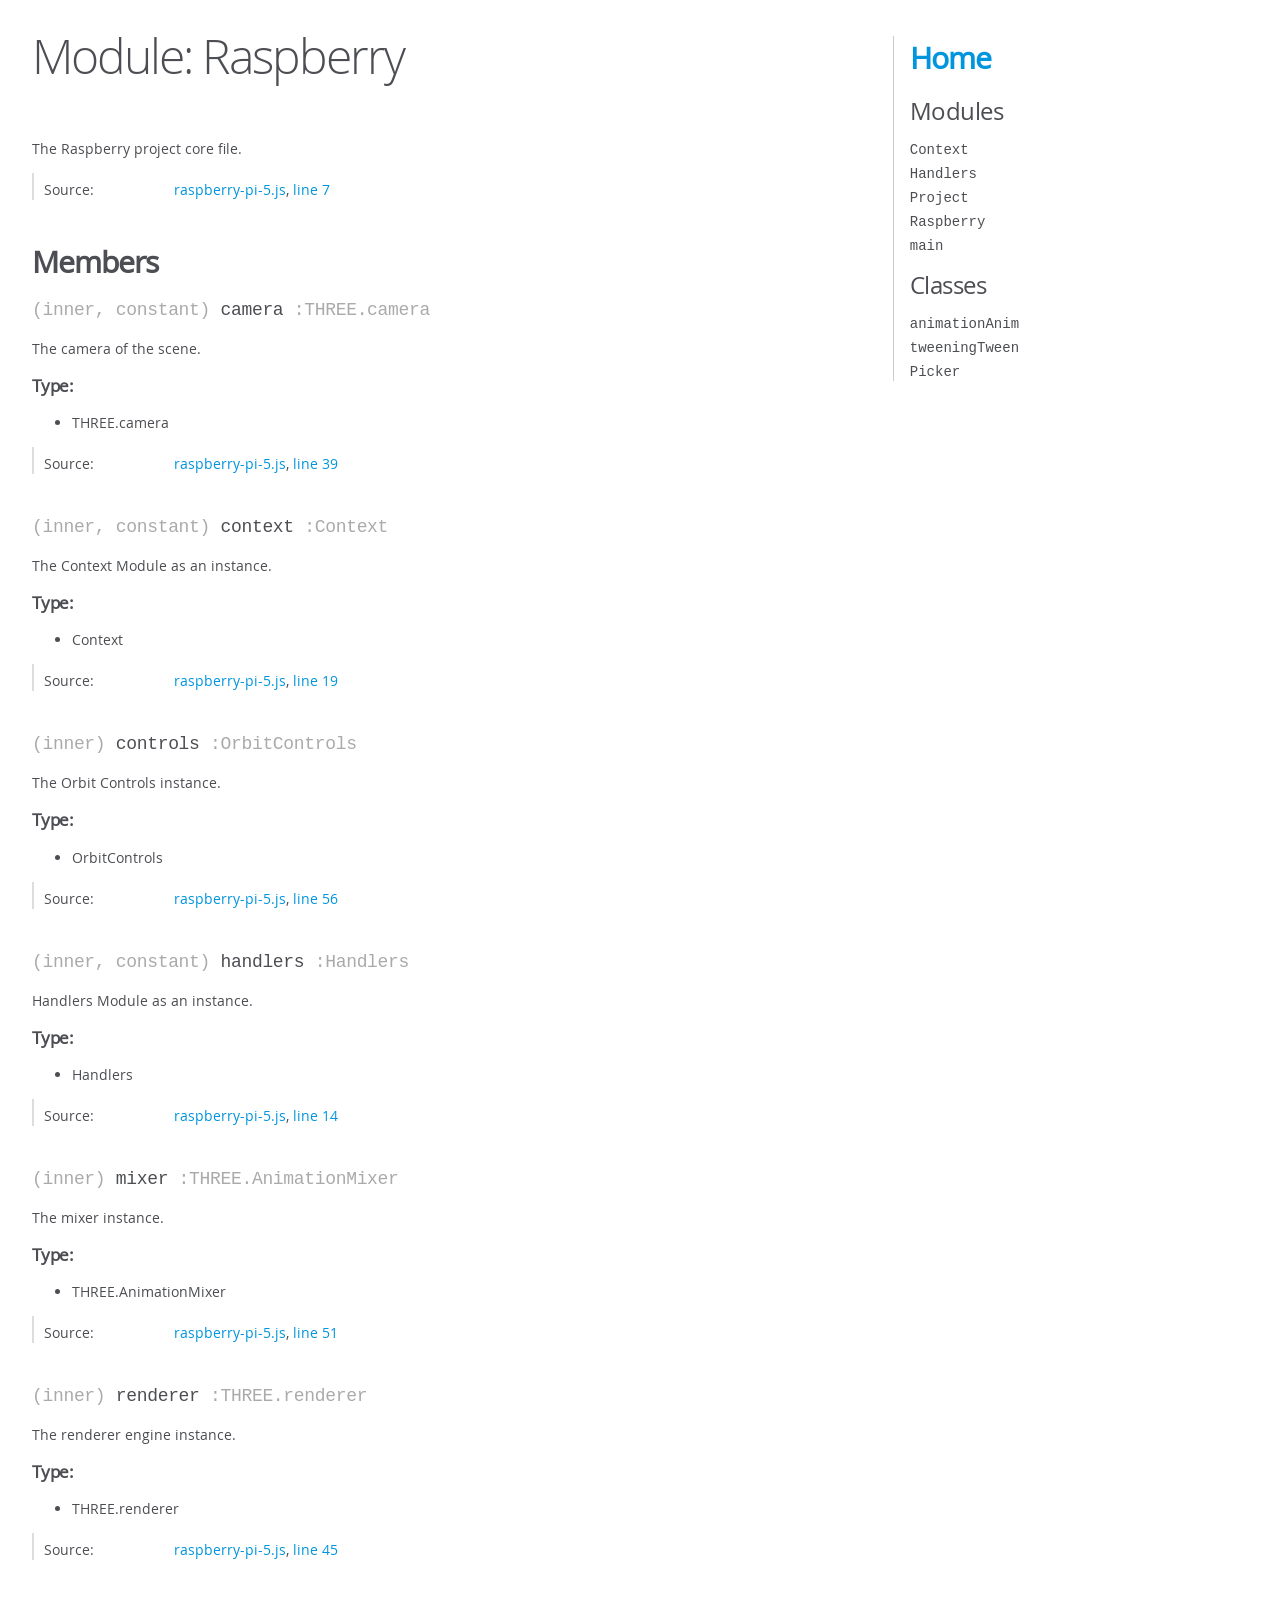
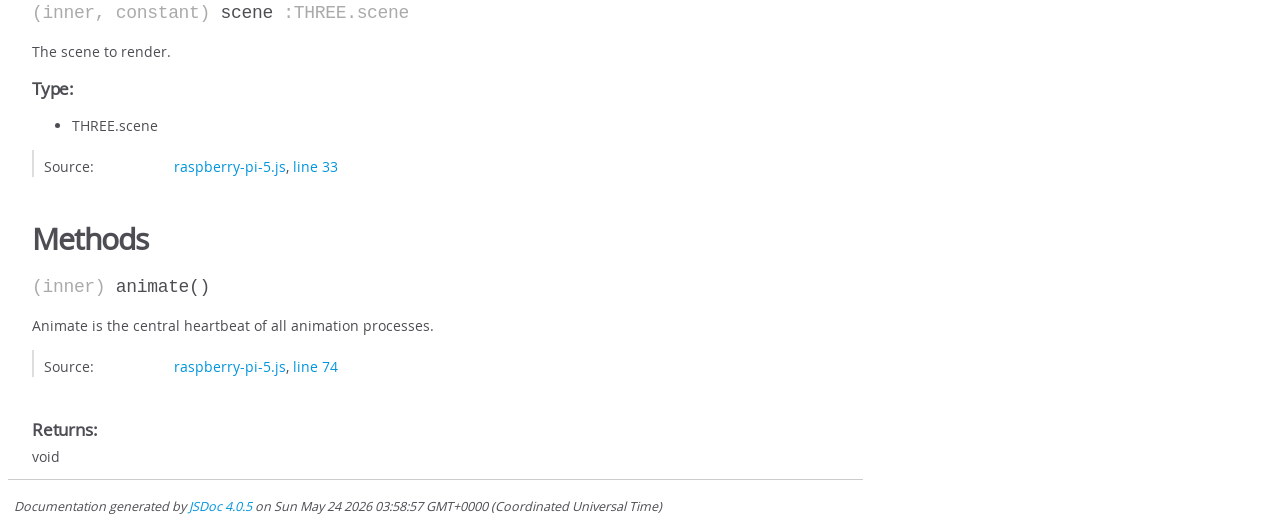
<file: docs/module-Raspberry.html>
<!DOCTYPE html>
<html lang="en">
<head>
    <meta charset="utf-8">
    <title>JSDoc: Module: Raspberry</title>

    <script src="scripts/prettify/prettify.js"> </script>
    <script src="scripts/prettify/lang-css.js"> </script>
    <!--[if lt IE 9]>
      <script src="//html5shiv.googlecode.com/svn/trunk/html5.js"></script>
    <![endif]-->
    <link type="text/css" rel="stylesheet" href="styles/prettify-tomorrow.css">
    <link type="text/css" rel="stylesheet" href="styles/jsdoc-default.css">
</head>

<body>

<div id="main">

    <h1 class="page-title">Module: Raspberry</h1>

    




<section>

<header>
    
</header>

<article>
    <div class="container-overview">
    
        
            <div class="description">The Raspberry project core file.</div>
        

        


<dl class="details">

    

    

    

    

    

    

    

    

    

    

    

    

    
    <dt class="tag-source">Source:</dt>
    <dd class="tag-source"><ul class="dummy"><li>
        <a href="raspberry-pi-5.js.html">raspberry-pi-5.js</a>, <a href="raspberry-pi-5.js.html#line7">line 7</a>
    </li></ul></dd>
    

    

    

    
</dl>


        
    
    </div>

    

    

    

    

    

    

    
        <h3 class="subsection-title">Members</h3>

        
            
<h4 class="name" id="~camera"><span class="type-signature">(inner, constant) </span>camera<span class="type-signature"> :THREE.camera</span></h4>




<div class="description">
    The camera of the scene.
</div>



    <h5>Type:</h5>
    <ul>
        <li>
            
<span class="param-type">THREE.camera</span>


        </li>
    </ul>





<dl class="details">

    

    

    

    

    

    

    

    

    

    

    

    

    
    <dt class="tag-source">Source:</dt>
    <dd class="tag-source"><ul class="dummy"><li>
        <a href="raspberry-pi-5.js.html">raspberry-pi-5.js</a>, <a href="raspberry-pi-5.js.html#line39">line 39</a>
    </li></ul></dd>
    

    

    

    
</dl>






        
            
<h4 class="name" id="~context"><span class="type-signature">(inner, constant) </span>context<span class="type-signature"> :Context</span></h4>




<div class="description">
    The Context Module as an instance.
</div>



    <h5>Type:</h5>
    <ul>
        <li>
            
<span class="param-type">Context</span>


        </li>
    </ul>





<dl class="details">

    

    

    

    

    

    

    

    

    

    

    

    

    
    <dt class="tag-source">Source:</dt>
    <dd class="tag-source"><ul class="dummy"><li>
        <a href="raspberry-pi-5.js.html">raspberry-pi-5.js</a>, <a href="raspberry-pi-5.js.html#line19">line 19</a>
    </li></ul></dd>
    

    

    

    
</dl>






        
            
<h4 class="name" id="~controls"><span class="type-signature">(inner) </span>controls<span class="type-signature"> :OrbitControls</span></h4>




<div class="description">
    The Orbit Controls instance.
</div>



    <h5>Type:</h5>
    <ul>
        <li>
            
<span class="param-type">OrbitControls</span>


        </li>
    </ul>





<dl class="details">

    

    

    

    

    

    

    

    

    

    

    

    

    
    <dt class="tag-source">Source:</dt>
    <dd class="tag-source"><ul class="dummy"><li>
        <a href="raspberry-pi-5.js.html">raspberry-pi-5.js</a>, <a href="raspberry-pi-5.js.html#line56">line 56</a>
    </li></ul></dd>
    

    

    

    
</dl>






        
            
<h4 class="name" id="~handlers"><span class="type-signature">(inner, constant) </span>handlers<span class="type-signature"> :Handlers</span></h4>




<div class="description">
    Handlers Module as an instance.
</div>



    <h5>Type:</h5>
    <ul>
        <li>
            
<span class="param-type">Handlers</span>


        </li>
    </ul>





<dl class="details">

    

    

    

    

    

    

    

    

    

    

    

    

    
    <dt class="tag-source">Source:</dt>
    <dd class="tag-source"><ul class="dummy"><li>
        <a href="raspberry-pi-5.js.html">raspberry-pi-5.js</a>, <a href="raspberry-pi-5.js.html#line14">line 14</a>
    </li></ul></dd>
    

    

    

    
</dl>






        
            
<h4 class="name" id="~mixer"><span class="type-signature">(inner) </span>mixer<span class="type-signature"> :THREE.AnimationMixer</span></h4>




<div class="description">
    The mixer instance.
</div>



    <h5>Type:</h5>
    <ul>
        <li>
            
<span class="param-type">THREE.AnimationMixer</span>


        </li>
    </ul>





<dl class="details">

    

    

    

    

    

    

    

    

    

    

    

    

    
    <dt class="tag-source">Source:</dt>
    <dd class="tag-source"><ul class="dummy"><li>
        <a href="raspberry-pi-5.js.html">raspberry-pi-5.js</a>, <a href="raspberry-pi-5.js.html#line51">line 51</a>
    </li></ul></dd>
    

    

    

    
</dl>






        
            
<h4 class="name" id="~renderer"><span class="type-signature">(inner) </span>renderer<span class="type-signature"> :THREE.renderer</span></h4>




<div class="description">
    The renderer engine instance.
</div>



    <h5>Type:</h5>
    <ul>
        <li>
            
<span class="param-type">THREE.renderer</span>


        </li>
    </ul>





<dl class="details">

    

    

    

    

    

    

    

    

    

    

    

    

    
    <dt class="tag-source">Source:</dt>
    <dd class="tag-source"><ul class="dummy"><li>
        <a href="raspberry-pi-5.js.html">raspberry-pi-5.js</a>, <a href="raspberry-pi-5.js.html#line45">line 45</a>
    </li></ul></dd>
    

    

    

    
</dl>






        
            
<h4 class="name" id="~scene"><span class="type-signature">(inner, constant) </span>scene<span class="type-signature"> :THREE.scene</span></h4>




<div class="description">
    The scene to render.
</div>



    <h5>Type:</h5>
    <ul>
        <li>
            
<span class="param-type">THREE.scene</span>


        </li>
    </ul>





<dl class="details">

    

    

    

    

    

    

    

    

    

    

    

    

    
    <dt class="tag-source">Source:</dt>
    <dd class="tag-source"><ul class="dummy"><li>
        <a href="raspberry-pi-5.js.html">raspberry-pi-5.js</a>, <a href="raspberry-pi-5.js.html#line33">line 33</a>
    </li></ul></dd>
    

    

    

    
</dl>






        
    

    
        <h3 class="subsection-title">Methods</h3>

        
            

    

    
    <h4 class="name" id="~animate"><span class="type-signature">(inner) </span>animate<span class="signature">()</span><span class="type-signature"></span></h4>
    

    



<div class="description">
    Animate is the central heartbeat of all animation processes.
</div>













<dl class="details">

    

    

    

    

    

    

    

    

    

    

    

    

    
    <dt class="tag-source">Source:</dt>
    <dd class="tag-source"><ul class="dummy"><li>
        <a href="raspberry-pi-5.js.html">raspberry-pi-5.js</a>, <a href="raspberry-pi-5.js.html#line74">line 74</a>
    </li></ul></dd>
    

    

    

    
</dl>















<h5>Returns:</h5>

        
<div class="param-desc">
    void
</div>



    





        
    

    

    
</article>

</section>




</div>

<nav>
    <h2><a href="index.html">Home</a></h2><h3>Modules</h3><ul><li><a href="module-Context.html">Context</a></li><li><a href="module-Handlers.html">Handlers</a></li><li><a href="module-Project.html">Project</a></li><li><a href="module-Raspberry.html">Raspberry</a></li><li><a href="module-main.html">main</a></li></ul><h3>Classes</h3><ul><li><a href="Handlers_animationAnim.html">animationAnim</a></li><li><a href="Handlers_tweeningTween.html">tweeningTween</a></li><li><a href="module-main-Picker.html">Picker</a></li></ul>
</nav>

<br class="clear">

<footer>
    Documentation generated by <a href="https://github.com/jsdoc/jsdoc">JSDoc 4.0.5</a> on Sun May 24 2026 03:58:57 GMT+0000 (Coordinated Universal Time)
</footer>

<script> prettyPrint(); </script>
<script src="scripts/linenumber.js"> </script>
</body>
</html>
</file>
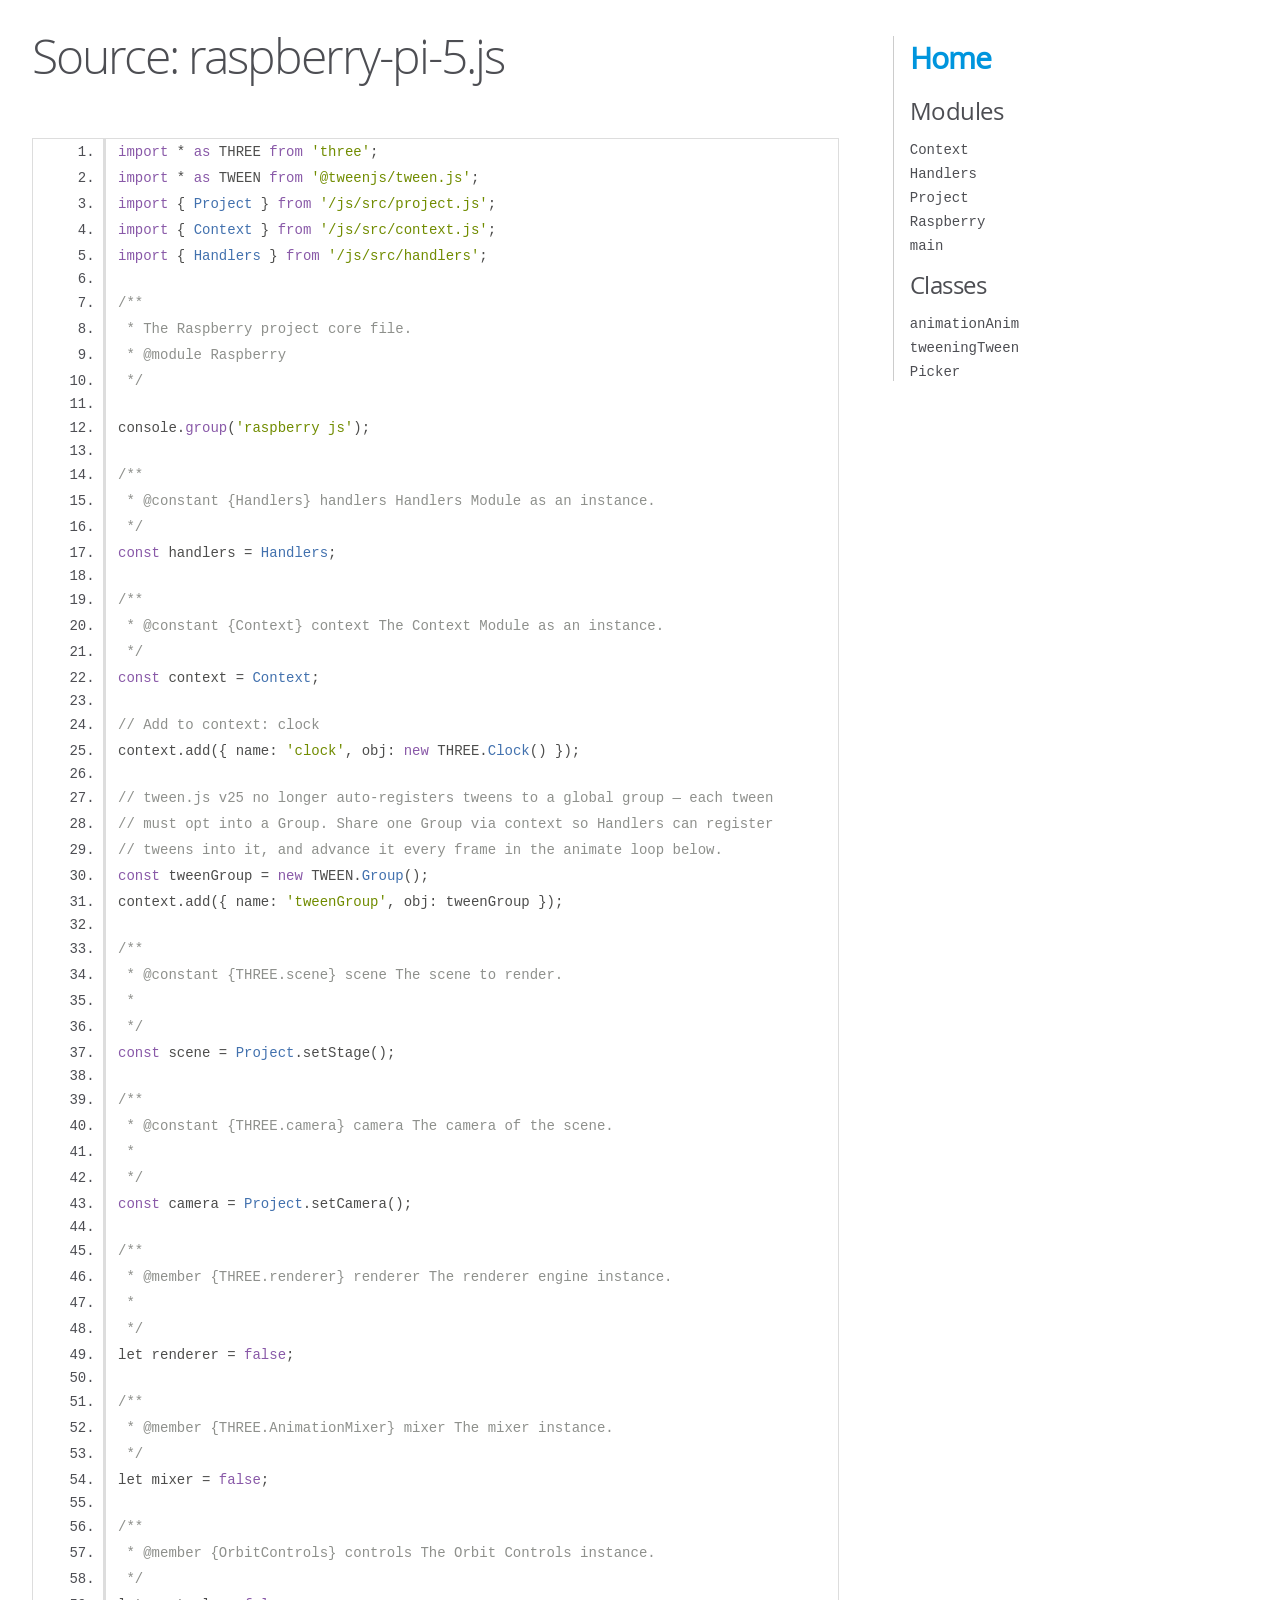
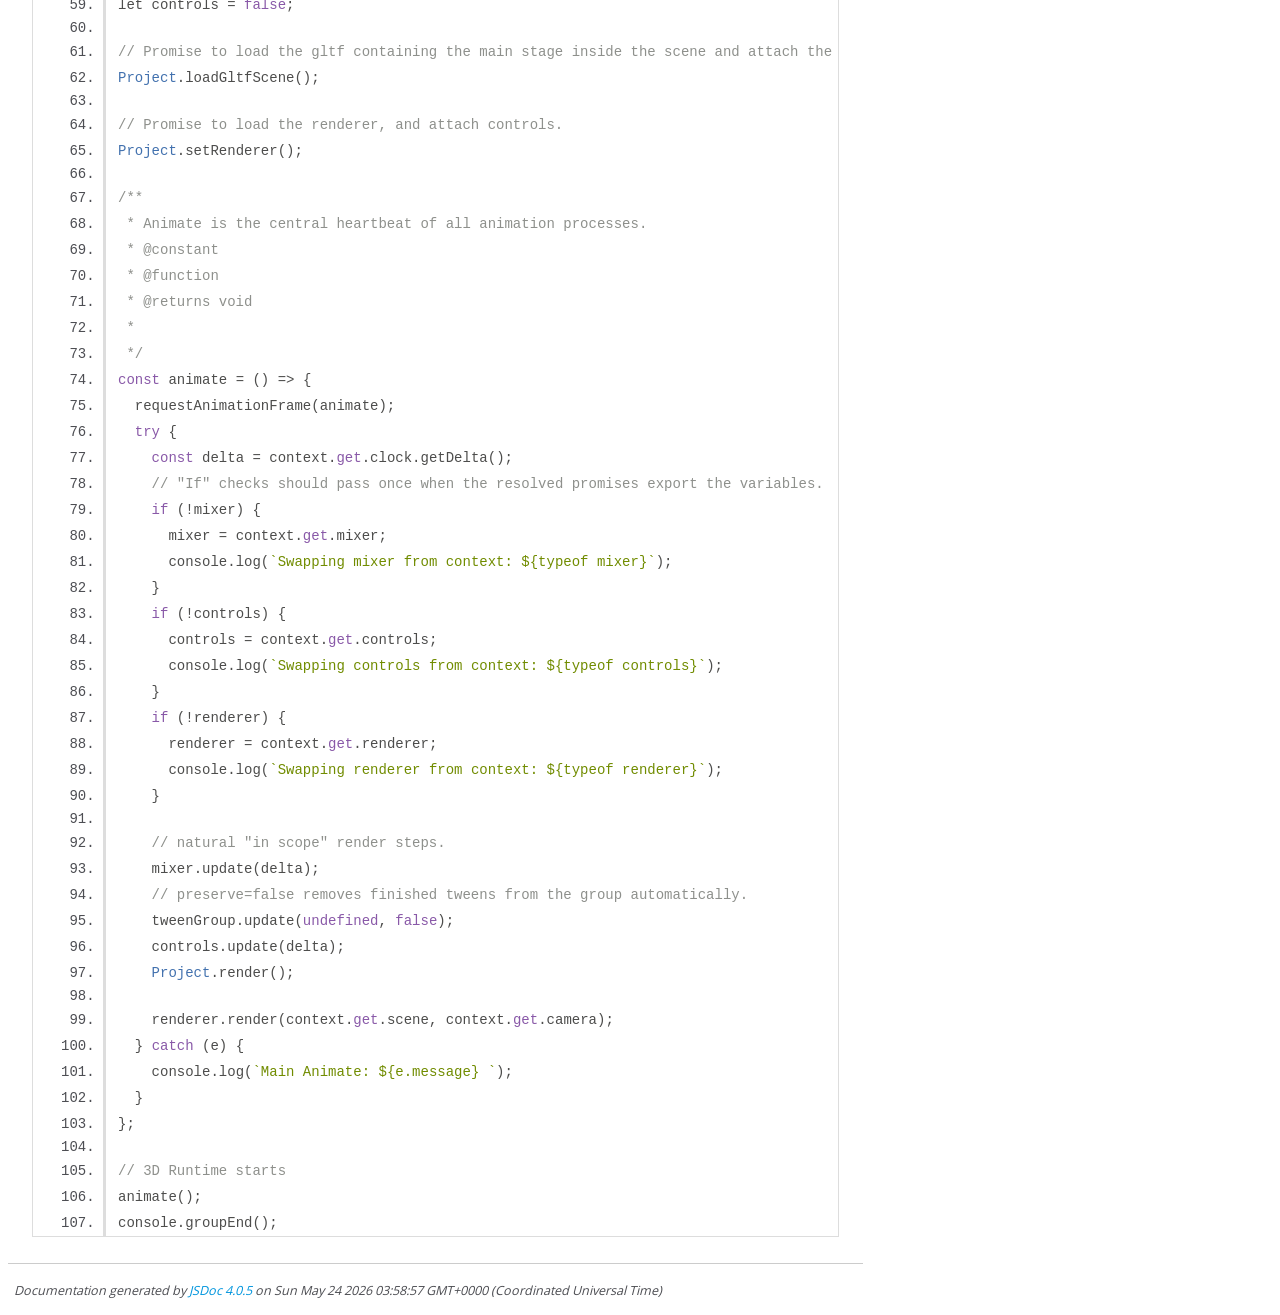
<file: docs/raspberry-pi-5.js.html>
<!DOCTYPE html>
<html lang="en">
<head>
    <meta charset="utf-8">
    <title>JSDoc: Source: raspberry-pi-5.js</title>

    <script src="scripts/prettify/prettify.js"> </script>
    <script src="scripts/prettify/lang-css.js"> </script>
    <!--[if lt IE 9]>
      <script src="//html5shiv.googlecode.com/svn/trunk/html5.js"></script>
    <![endif]-->
    <link type="text/css" rel="stylesheet" href="styles/prettify-tomorrow.css">
    <link type="text/css" rel="stylesheet" href="styles/jsdoc-default.css">
</head>

<body>

<div id="main">

    <h1 class="page-title">Source: raspberry-pi-5.js</h1>

    



    
    <section>
        <article>
            <pre class="prettyprint source linenums"><code>import * as THREE from 'three';
import * as TWEEN from '@tweenjs/tween.js';
import { Project } from '/js/src/project.js';
import { Context } from '/js/src/context.js';
import { Handlers } from '/js/src/handlers';

/**
 * The Raspberry project core file.
 * @module Raspberry
 */

console.group('raspberry js');

/**
 * @constant {Handlers} handlers Handlers Module as an instance.
 */
const handlers = Handlers;

/**
 * @constant {Context} context The Context Module as an instance.
 */
const context = Context;

// Add to context: clock
context.add({ name: 'clock', obj: new THREE.Clock() });

// tween.js v25 no longer auto-registers tweens to a global group — each tween
// must opt into a Group. Share one Group via context so Handlers can register
// tweens into it, and advance it every frame in the animate loop below.
const tweenGroup = new TWEEN.Group();
context.add({ name: 'tweenGroup', obj: tweenGroup });

/**
 * @constant {THREE.scene} scene The scene to render.
 *
 */
const scene = Project.setStage();

/**
 * @constant {THREE.camera} camera The camera of the scene.
 *
 */
const camera = Project.setCamera();

/**
 * @member {THREE.renderer} renderer The renderer engine instance.
 *
 */
let renderer = false;

/**
 * @member {THREE.AnimationMixer} mixer The mixer instance.
 */
let mixer = false;

/**
 * @member {OrbitControls} controls The Orbit Controls instance.
 */
let controls = false;

// Promise to load the gltf containing the main stage inside the scene and attach the mixer.
Project.loadGltfScene();

// Promise to load the renderer, and attach controls.
Project.setRenderer();

/**
 * Animate is the central heartbeat of all animation processes.
 * @constant
 * @function
 * @returns void
 *
 */
const animate = () => {
  requestAnimationFrame(animate);
  try {
    const delta = context.get.clock.getDelta();
    // "If" checks should pass once when the resolved promises export the variables.
    if (!mixer) {
      mixer = context.get.mixer;
      console.log(`Swapping mixer from context: ${typeof mixer}`);
    }
    if (!controls) {
      controls = context.get.controls;
      console.log(`Swapping controls from context: ${typeof controls}`);
    }
    if (!renderer) {
      renderer = context.get.renderer;
      console.log(`Swapping renderer from context: ${typeof renderer}`);
    }

    // natural "in scope" render steps.
    mixer.update(delta);
    // preserve=false removes finished tweens from the group automatically.
    tweenGroup.update(undefined, false);
    controls.update(delta);
    Project.render();

    renderer.render(context.get.scene, context.get.camera);
  } catch (e) {
    console.log(`Main Animate: ${e.message} `);
  }
};

// 3D Runtime starts
animate();
console.groupEnd();
</code></pre>
        </article>
    </section>




</div>

<nav>
    <h2><a href="index.html">Home</a></h2><h3>Modules</h3><ul><li><a href="module-Context.html">Context</a></li><li><a href="module-Handlers.html">Handlers</a></li><li><a href="module-Project.html">Project</a></li><li><a href="module-Raspberry.html">Raspberry</a></li><li><a href="module-main.html">main</a></li></ul><h3>Classes</h3><ul><li><a href="Handlers_animationAnim.html">animationAnim</a></li><li><a href="Handlers_tweeningTween.html">tweeningTween</a></li><li><a href="module-main-Picker.html">Picker</a></li></ul>
</nav>

<br class="clear">

<footer>
    Documentation generated by <a href="https://github.com/jsdoc/jsdoc">JSDoc 4.0.5</a> on Sun May 24 2026 03:58:57 GMT+0000 (Coordinated Universal Time)
</footer>

<script> prettyPrint(); </script>
<script src="scripts/linenumber.js"> </script>
</body>
</html>
</file>
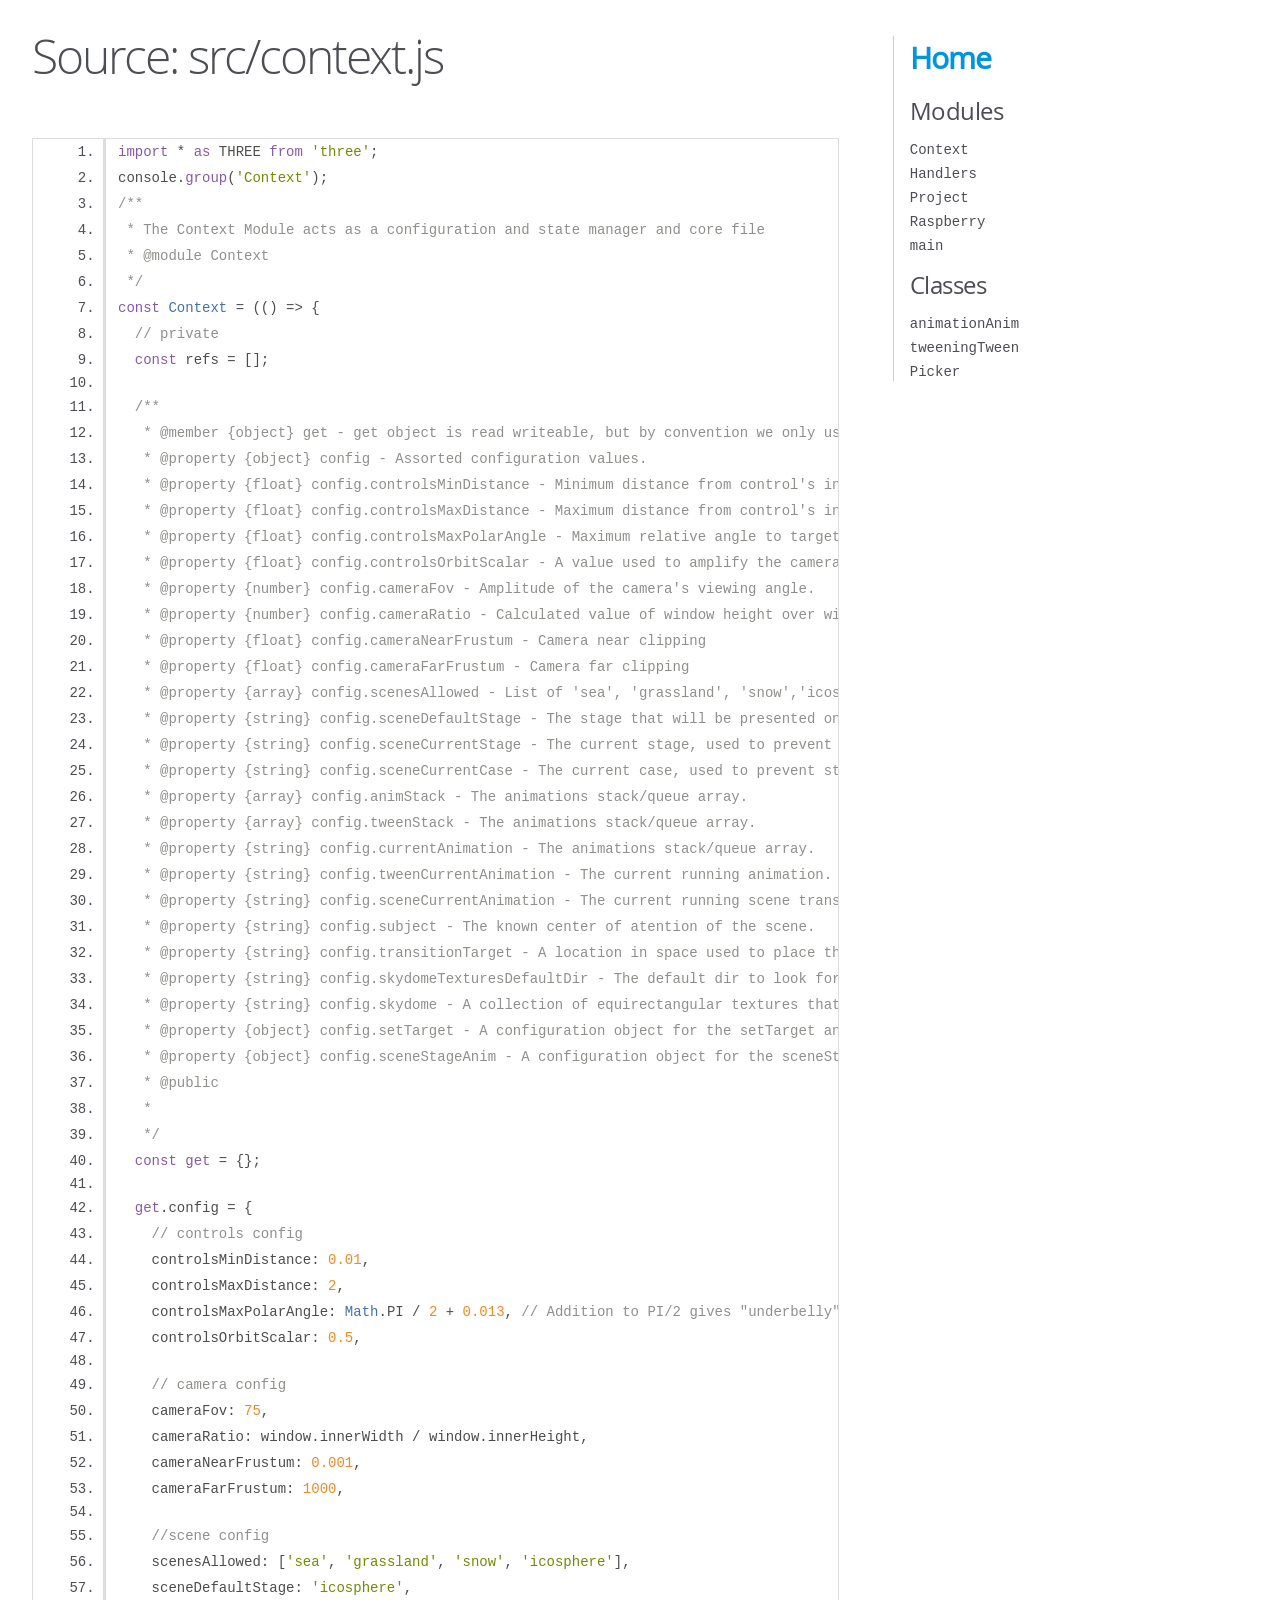
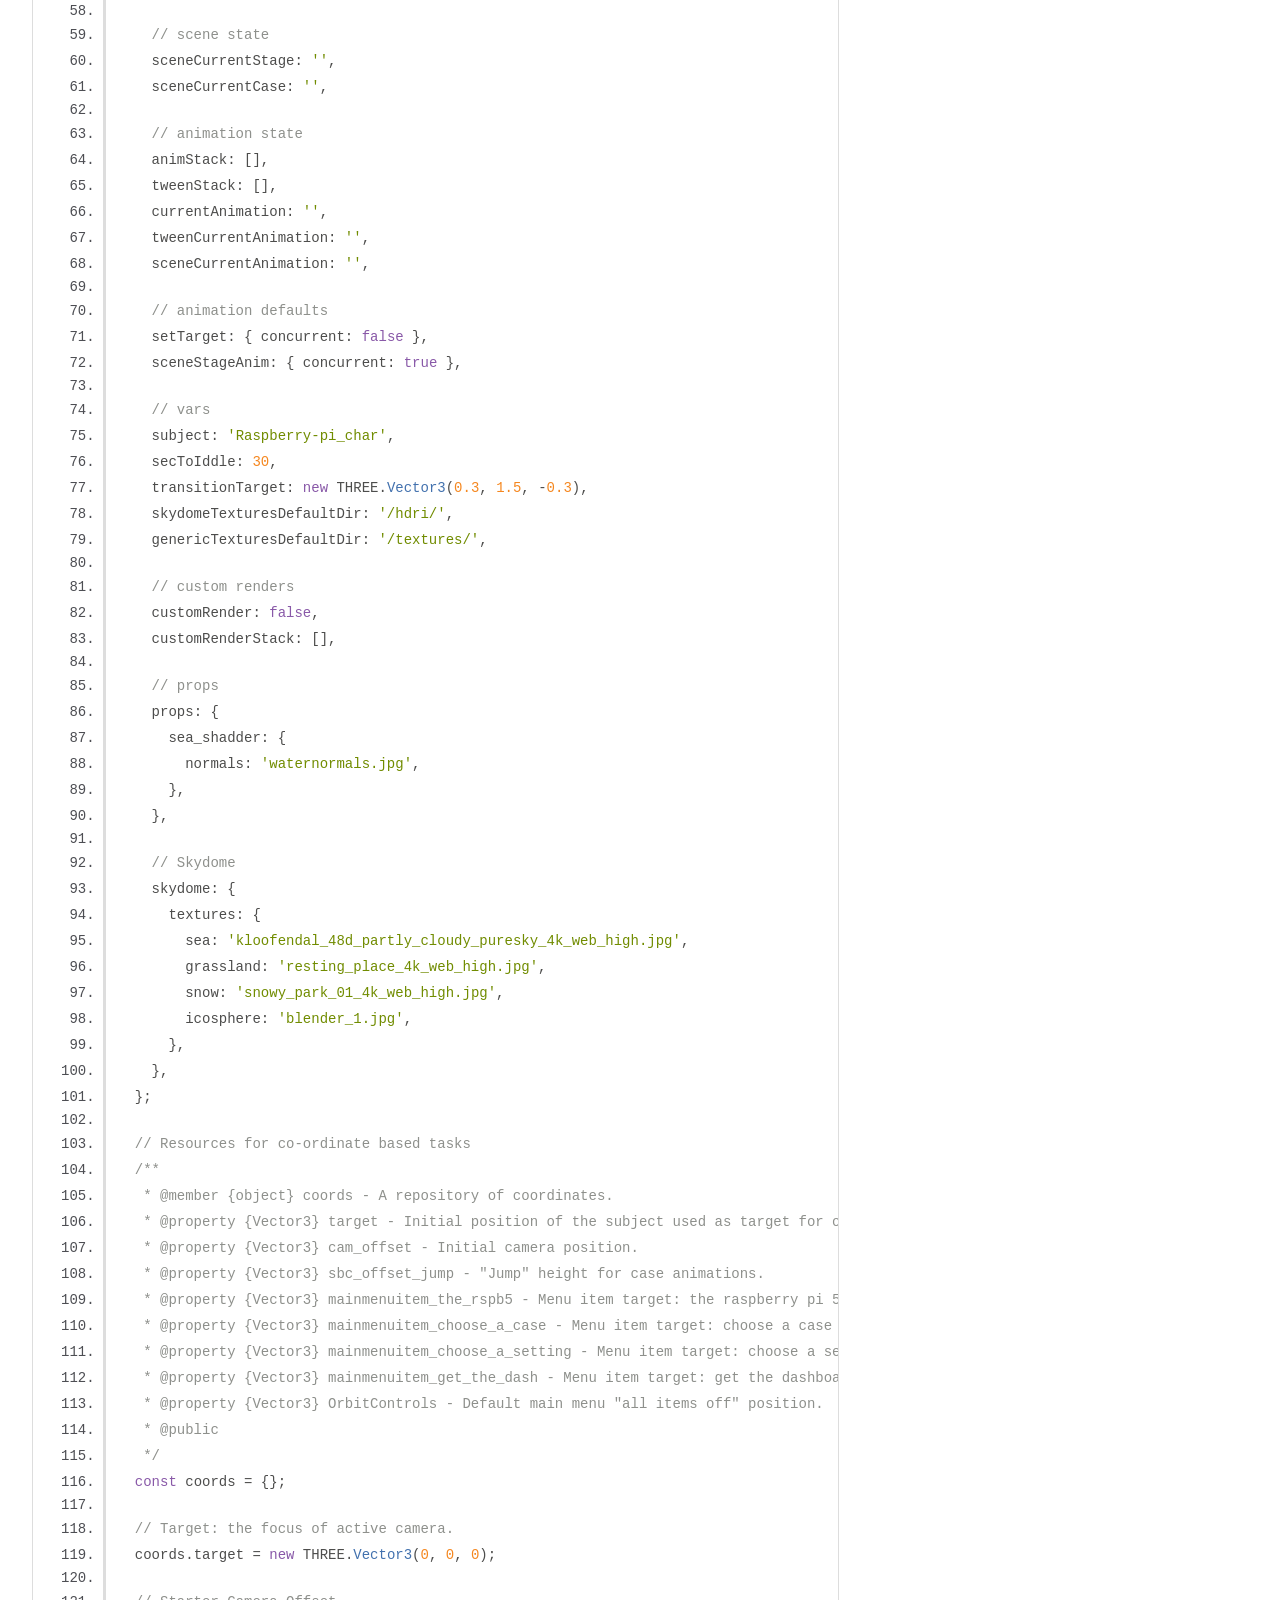
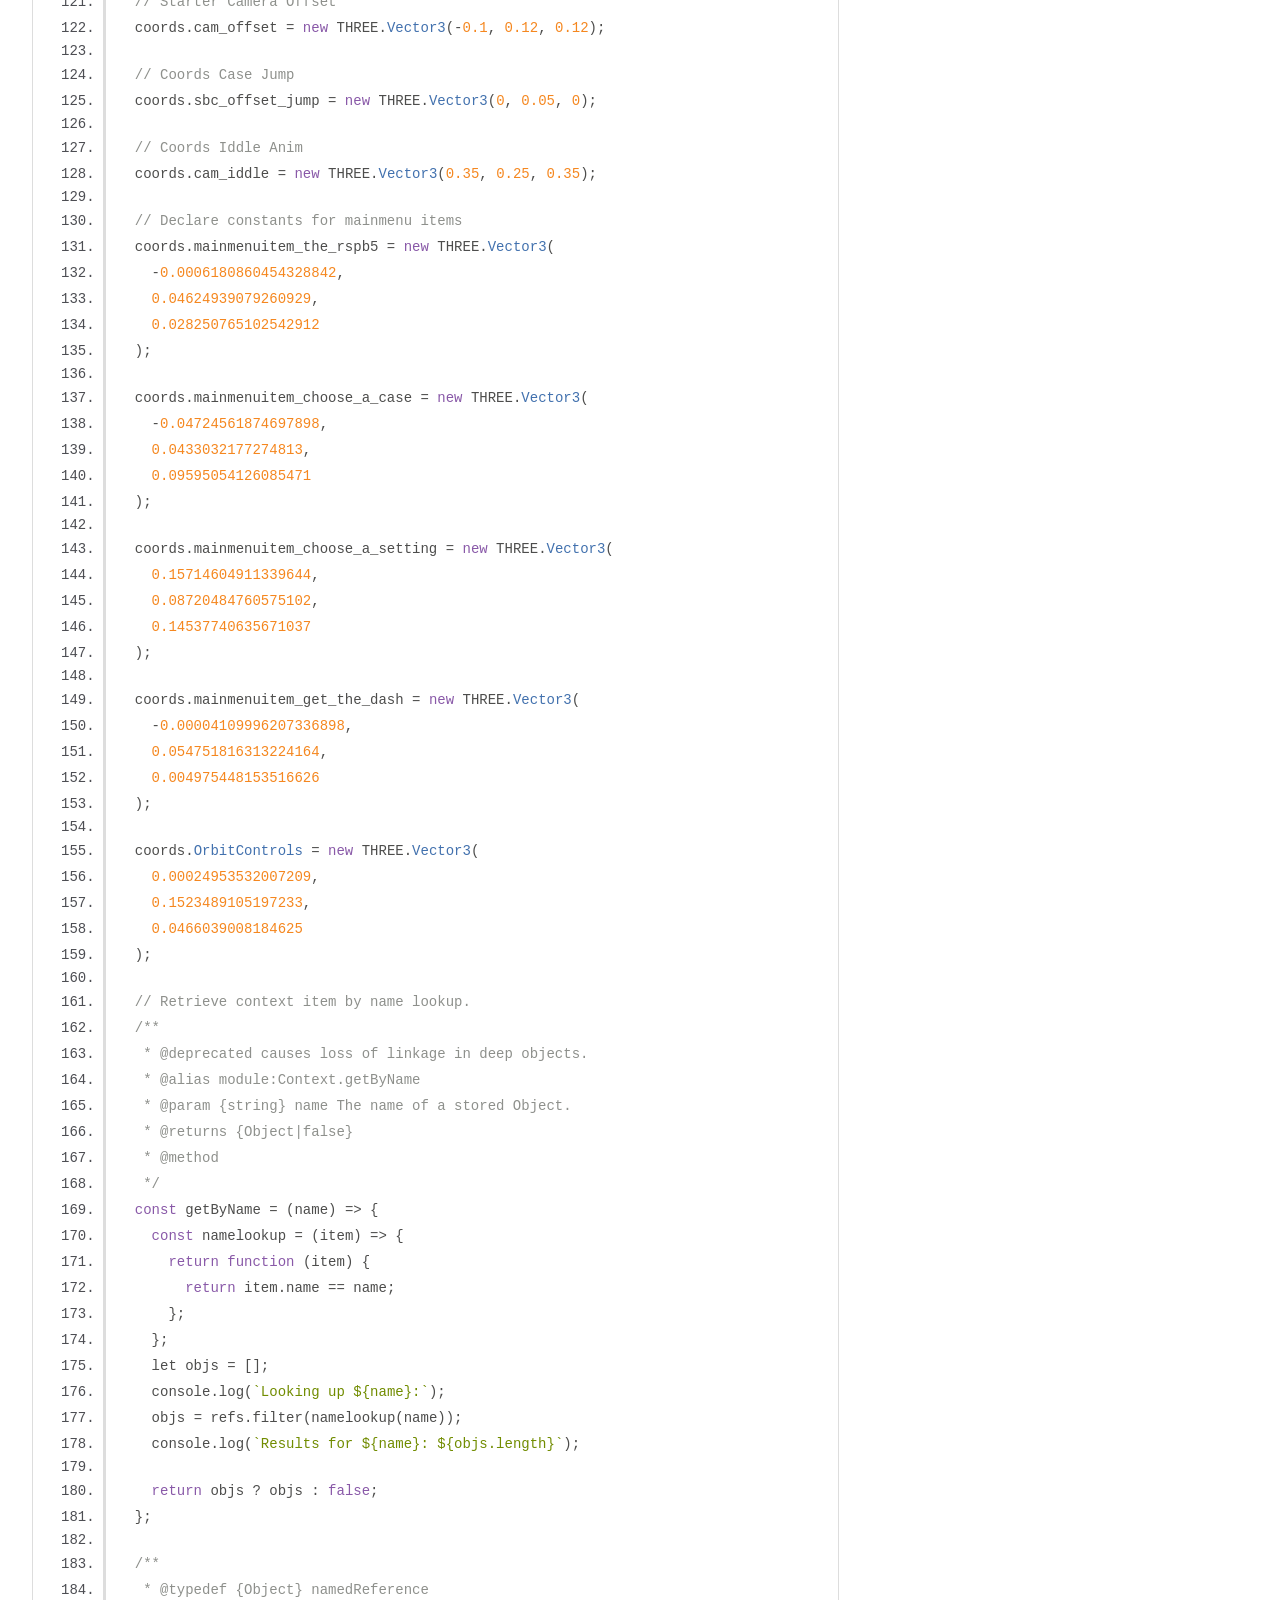
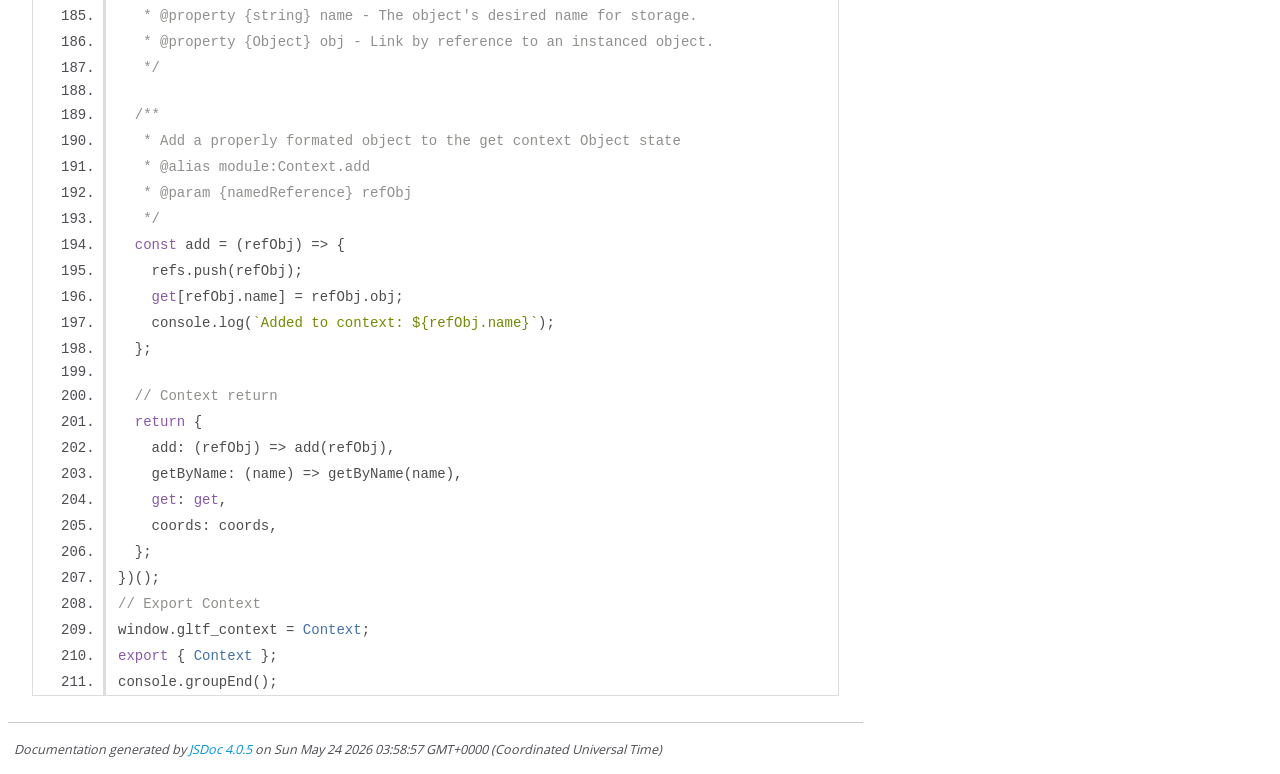
<file: docs/src_context.js.html>
<!DOCTYPE html>
<html lang="en">
<head>
    <meta charset="utf-8">
    <title>JSDoc: Source: src/context.js</title>

    <script src="scripts/prettify/prettify.js"> </script>
    <script src="scripts/prettify/lang-css.js"> </script>
    <!--[if lt IE 9]>
      <script src="//html5shiv.googlecode.com/svn/trunk/html5.js"></script>
    <![endif]-->
    <link type="text/css" rel="stylesheet" href="styles/prettify-tomorrow.css">
    <link type="text/css" rel="stylesheet" href="styles/jsdoc-default.css">
</head>

<body>

<div id="main">

    <h1 class="page-title">Source: src/context.js</h1>

    



    
    <section>
        <article>
            <pre class="prettyprint source linenums"><code>import * as THREE from 'three';
console.group('Context');
/**
 * The Context Module acts as a configuration and state manager and core file
 * @module Context
 */
const Context = (() => {
  // private
  const refs = [];

  /**
   * @member {object} get - get object is read writeable, but by convention we only use setter methods or static declarations.
   * @property {object} config - Assorted configuration values.
   * @property {float} config.controlsMinDistance - Minimum distance from control's interest.
   * @property {float} config.controlsMaxDistance - Maximum distance from control's interest.
   * @property {float} config.controlsMaxPolarAngle - Maximum relative angle to target.
   * @property {float} config.controlsOrbitScalar - A value used to amplify the camera position as a distance to target.
   * @property {number} config.cameraFov - Amplitude of the camera's viewing angle.
   * @property {number} config.cameraRatio - Calculated value of window height over window width.
   * @property {float} config.cameraNearFrustum - Camera near clipping
   * @property {float} config.cameraFarFrustum - Camera far clipping
   * @property {array} config.scenesAllowed - List of 'sea', 'grassland', 'snow','icosphere'
   * @property {string} config.sceneDefaultStage - The stage that will be presented on load.
   * @property {string} config.sceneCurrentStage - The current stage, used to prevent stacking animations for the same scene.
   * @property {string} config.sceneCurrentCase - The current case, used to prevent stacking animations for the case.
   * @property {array} config.animStack - The animations stack/queue array.
   * @property {array} config.tweenStack - The animations stack/queue array.
   * @property {string} config.currentAnimation - The animations stack/queue array.
   * @property {string} config.tweenCurrentAnimation - The current running animation.
   * @property {string} config.sceneCurrentAnimation - The current running scene transition.
   * @property {string} config.subject - The known center of atention of the scene.
   * @property {string} config.transitionTarget - A location in space used to place the subject and control targets during scene transitions.
   * @property {string} config.skydomeTexturesDefaultDir - The default dir to look for skydome textures.
   * @property {string} config.skydome - A collection of equirectangular textures that can be used for sky and environment maps.
   * @property {object} config.setTarget - A configuration object for the setTarget animation stacks.
   * @property {object} config.sceneStageAnim - A configuration object for the sceneStageAnim animation stacks.
   * @public
   *
   */
  const get = {};

  get.config = {
    // controls config
    controlsMinDistance: 0.01,
    controlsMaxDistance: 2,
    controlsMaxPolarAngle: Math.PI / 2 + 0.013, // Addition to PI/2 gives "underbelly" range.
    controlsOrbitScalar: 0.5,

    // camera config
    cameraFov: 75,
    cameraRatio: window.innerWidth / window.innerHeight,
    cameraNearFrustum: 0.001,
    cameraFarFrustum: 1000,

    //scene config
    scenesAllowed: ['sea', 'grassland', 'snow', 'icosphere'],
    sceneDefaultStage: 'icosphere',

    // scene state
    sceneCurrentStage: '',
    sceneCurrentCase: '',

    // animation state
    animStack: [],
    tweenStack: [],
    currentAnimation: '',
    tweenCurrentAnimation: '',
    sceneCurrentAnimation: '',

    // animation defaults
    setTarget: { concurrent: false },
    sceneStageAnim: { concurrent: true },

    // vars
    subject: 'Raspberry-pi_char',
    secToIddle: 30,
    transitionTarget: new THREE.Vector3(0.3, 1.5, -0.3),
    skydomeTexturesDefaultDir: '/hdri/',
    genericTexturesDefaultDir: '/textures/',

    // custom renders
    customRender: false,
    customRenderStack: [],

    // props
    props: {
      sea_shadder: {
        normals: 'waternormals.jpg',
      },
    },

    // Skydome
    skydome: {
      textures: {
        sea: 'kloofendal_48d_partly_cloudy_puresky_4k_web_high.jpg',
        grassland: 'resting_place_4k_web_high.jpg',
        snow: 'snowy_park_01_4k_web_high.jpg',
        icosphere: 'blender_1.jpg',
      },
    },
  };

  // Resources for co-ordinate based tasks
  /**
   * @member {object} coords - A repository of coordinates.
   * @property {Vector3} target - Initial position of the subject used as target for orbit controls.
   * @property {Vector3} cam_offset - Initial camera position.
   * @property {Vector3} sbc_offset_jump - "Jump" height for case animations.
   * @property {Vector3} mainmenuitem_the_rspb5 - Menu item target: the raspberry pi 5 section.
   * @property {Vector3} mainmenuitem_choose_a_case - Menu item target: choose a case section.
   * @property {Vector3} mainmenuitem_choose_a_setting - Menu item target: choose a setting section.
   * @property {Vector3} mainmenuitem_get_the_dash - Menu item target: get the dashboard section.
   * @property {Vector3} OrbitControls - Default main menu "all items off" position.
   * @public
   */
  const coords = {};

  // Target: the focus of active camera.
  coords.target = new THREE.Vector3(0, 0, 0);

  // Starter Camera Offset
  coords.cam_offset = new THREE.Vector3(-0.1, 0.12, 0.12);

  // Coords Case Jump
  coords.sbc_offset_jump = new THREE.Vector3(0, 0.05, 0);

  // Coords Iddle Anim
  coords.cam_iddle = new THREE.Vector3(0.35, 0.25, 0.35);

  // Declare constants for mainmenu items
  coords.mainmenuitem_the_rspb5 = new THREE.Vector3(
    -0.0006180860454328842,
    0.04624939079260929,
    0.028250765102542912
  );

  coords.mainmenuitem_choose_a_case = new THREE.Vector3(
    -0.04724561874697898,
    0.0433032177274813,
    0.09595054126085471
  );

  coords.mainmenuitem_choose_a_setting = new THREE.Vector3(
    0.15714604911339644,
    0.08720484760575102,
    0.14537740635671037
  );

  coords.mainmenuitem_get_the_dash = new THREE.Vector3(
    -0.00004109996207336898,
    0.054751816313224164,
    0.004975448153516626
  );

  coords.OrbitControls = new THREE.Vector3(
    0.00024953532007209,
    0.1523489105197233,
    0.0466039008184625
  );

  // Retrieve context item by name lookup.
  /**
   * @deprecated causes loss of linkage in deep objects.
   * @alias module:Context.getByName
   * @param {string} name The name of a stored Object.
   * @returns {Object|false}
   * @method
   */
  const getByName = (name) => {
    const namelookup = (item) => {
      return function (item) {
        return item.name == name;
      };
    };
    let objs = [];
    console.log(`Looking up ${name}:`);
    objs = refs.filter(namelookup(name));
    console.log(`Results for ${name}: ${objs.length}`);

    return objs ? objs : false;
  };

  /**
   * @typedef {Object} namedReference
   * @property {string} name - The object's desired name for storage.
   * @property {Object} obj - Link by reference to an instanced object.
   */

  /**
   * Add a properly formated object to the get context Object state
   * @alias module:Context.add
   * @param {namedReference} refObj
   */
  const add = (refObj) => {
    refs.push(refObj);
    get[refObj.name] = refObj.obj;
    console.log(`Added to context: ${refObj.name}`);
  };

  // Context return
  return {
    add: (refObj) => add(refObj),
    getByName: (name) => getByName(name),
    get: get,
    coords: coords,
  };
})();
// Export Context
window.gltf_context = Context;
export { Context };
console.groupEnd();
</code></pre>
        </article>
    </section>




</div>

<nav>
    <h2><a href="index.html">Home</a></h2><h3>Modules</h3><ul><li><a href="module-Context.html">Context</a></li><li><a href="module-Handlers.html">Handlers</a></li><li><a href="module-Project.html">Project</a></li><li><a href="module-Raspberry.html">Raspberry</a></li><li><a href="module-main.html">main</a></li></ul><h3>Classes</h3><ul><li><a href="Handlers_animationAnim.html">animationAnim</a></li><li><a href="Handlers_tweeningTween.html">tweeningTween</a></li><li><a href="module-main-Picker.html">Picker</a></li></ul>
</nav>

<br class="clear">

<footer>
    Documentation generated by <a href="https://github.com/jsdoc/jsdoc">JSDoc 4.0.5</a> on Sun May 24 2026 03:58:57 GMT+0000 (Coordinated Universal Time)
</footer>

<script> prettyPrint(); </script>
<script src="scripts/linenumber.js"> </script>
</body>
</html>
</file>
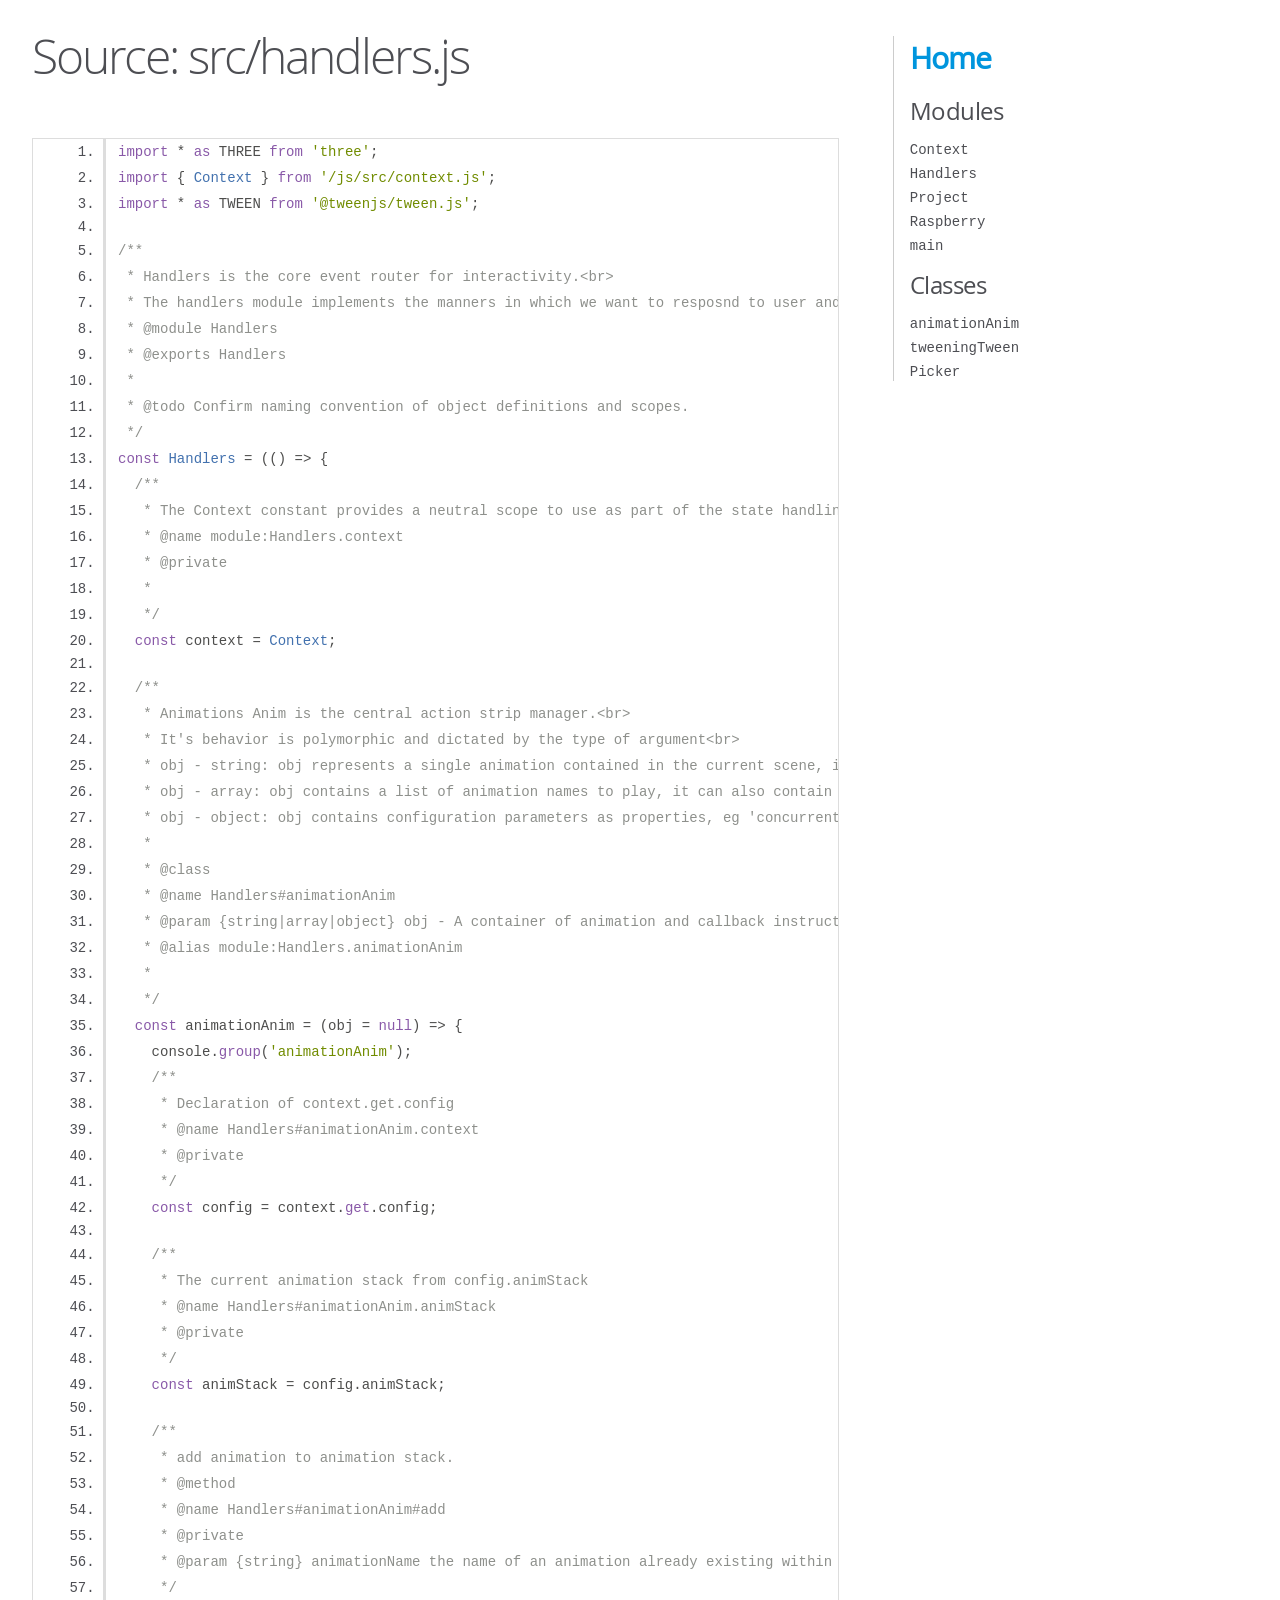
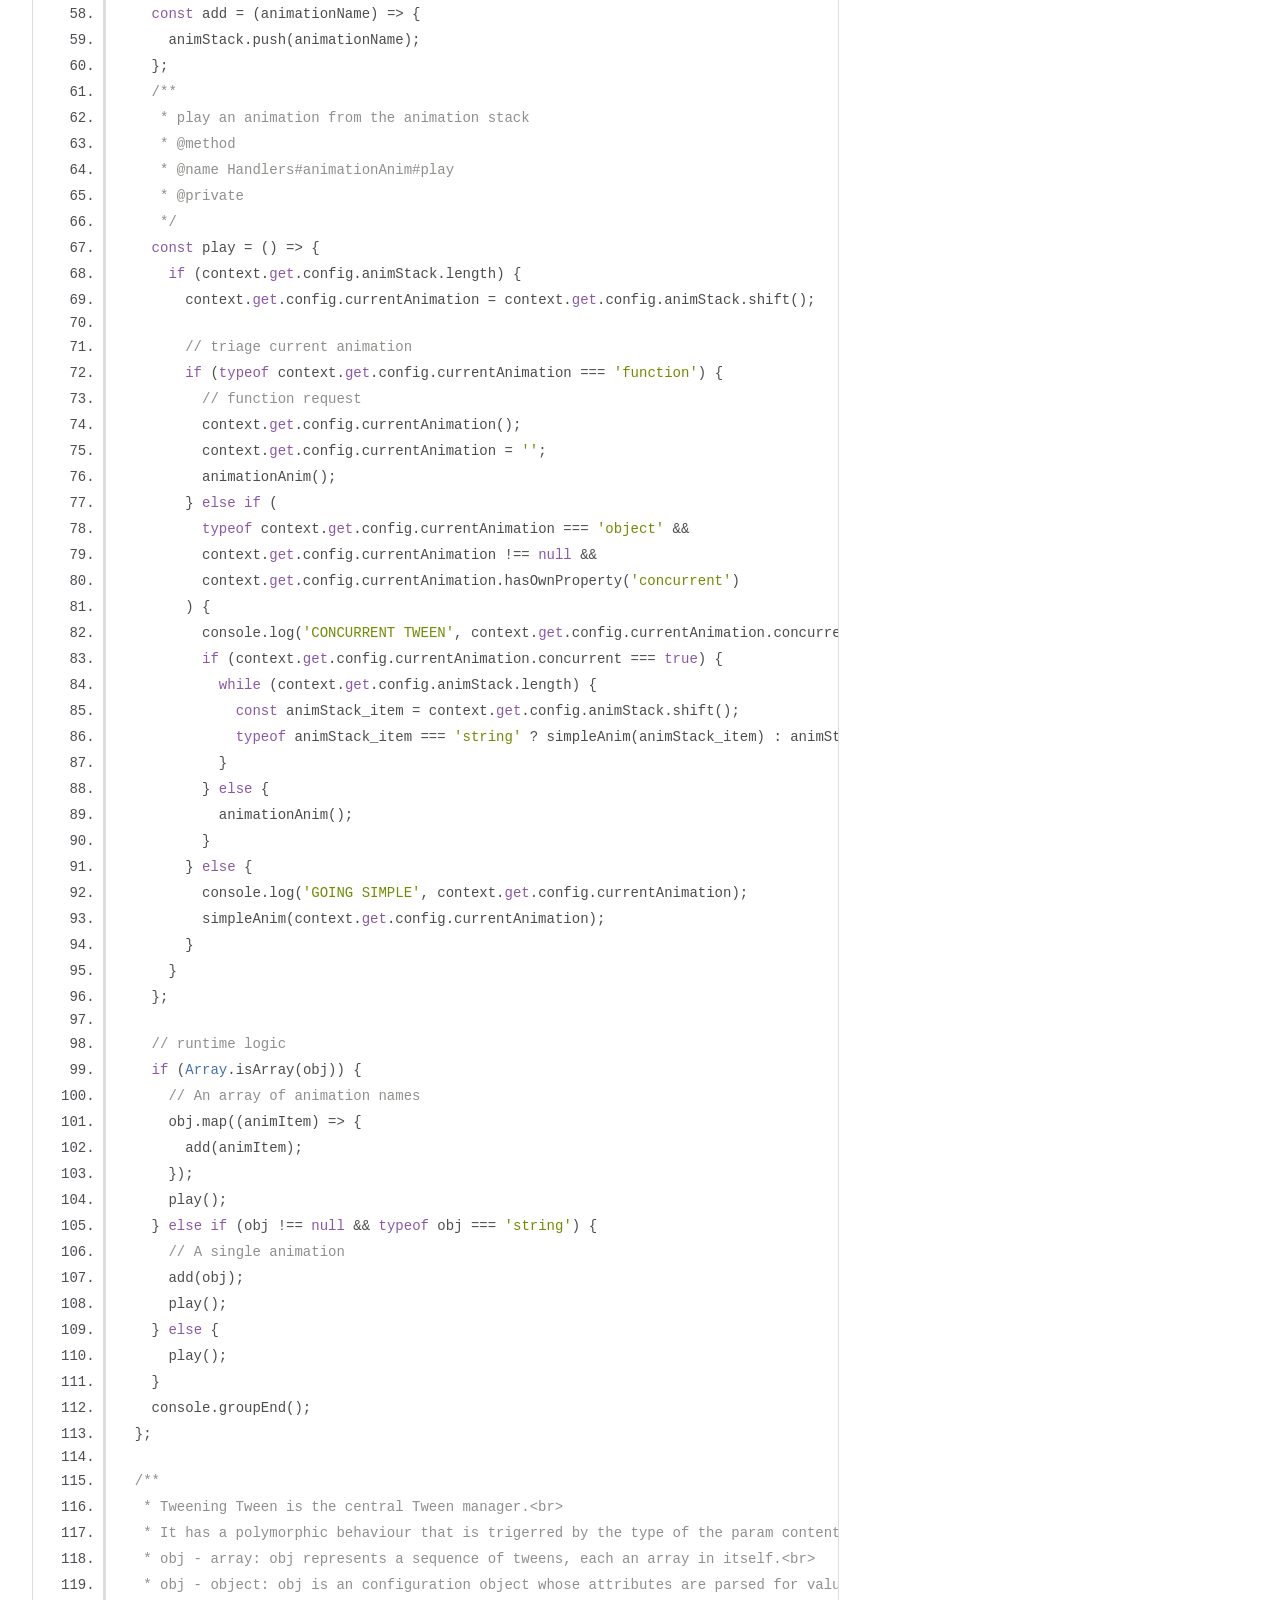
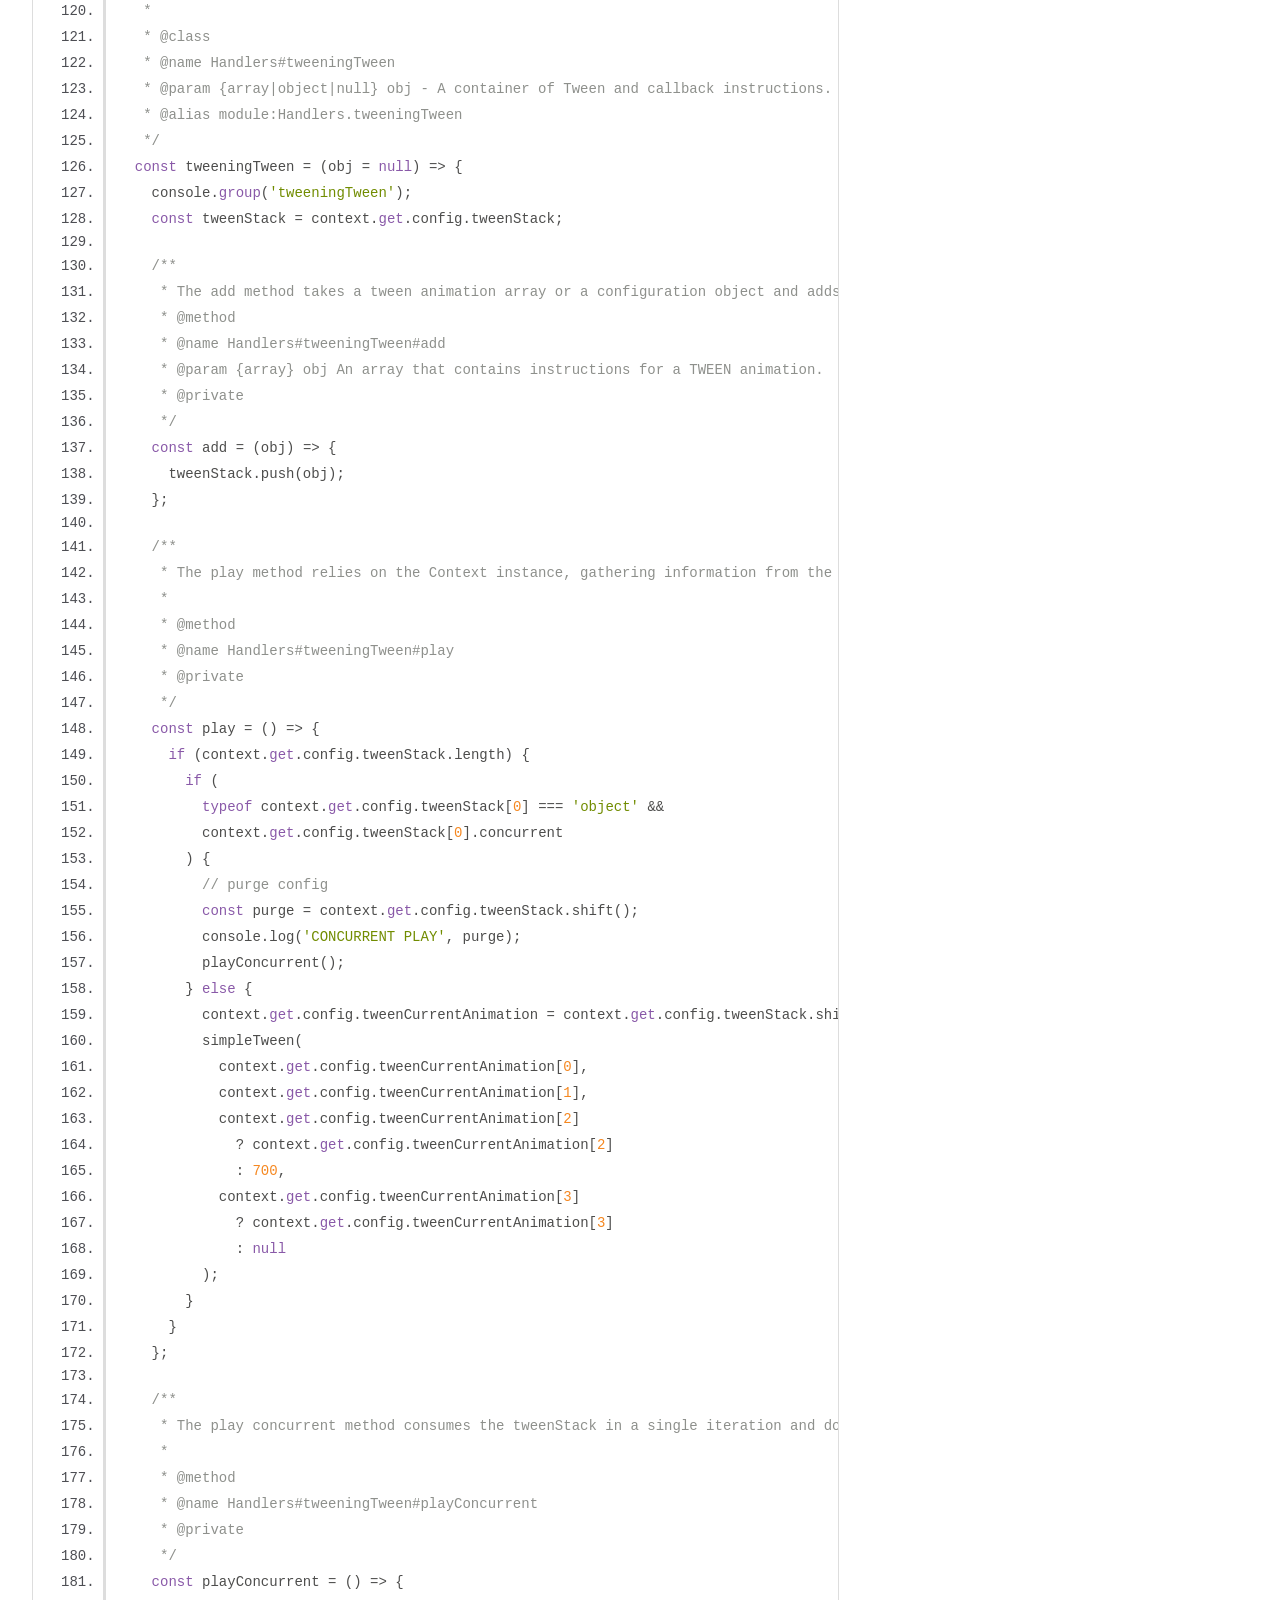
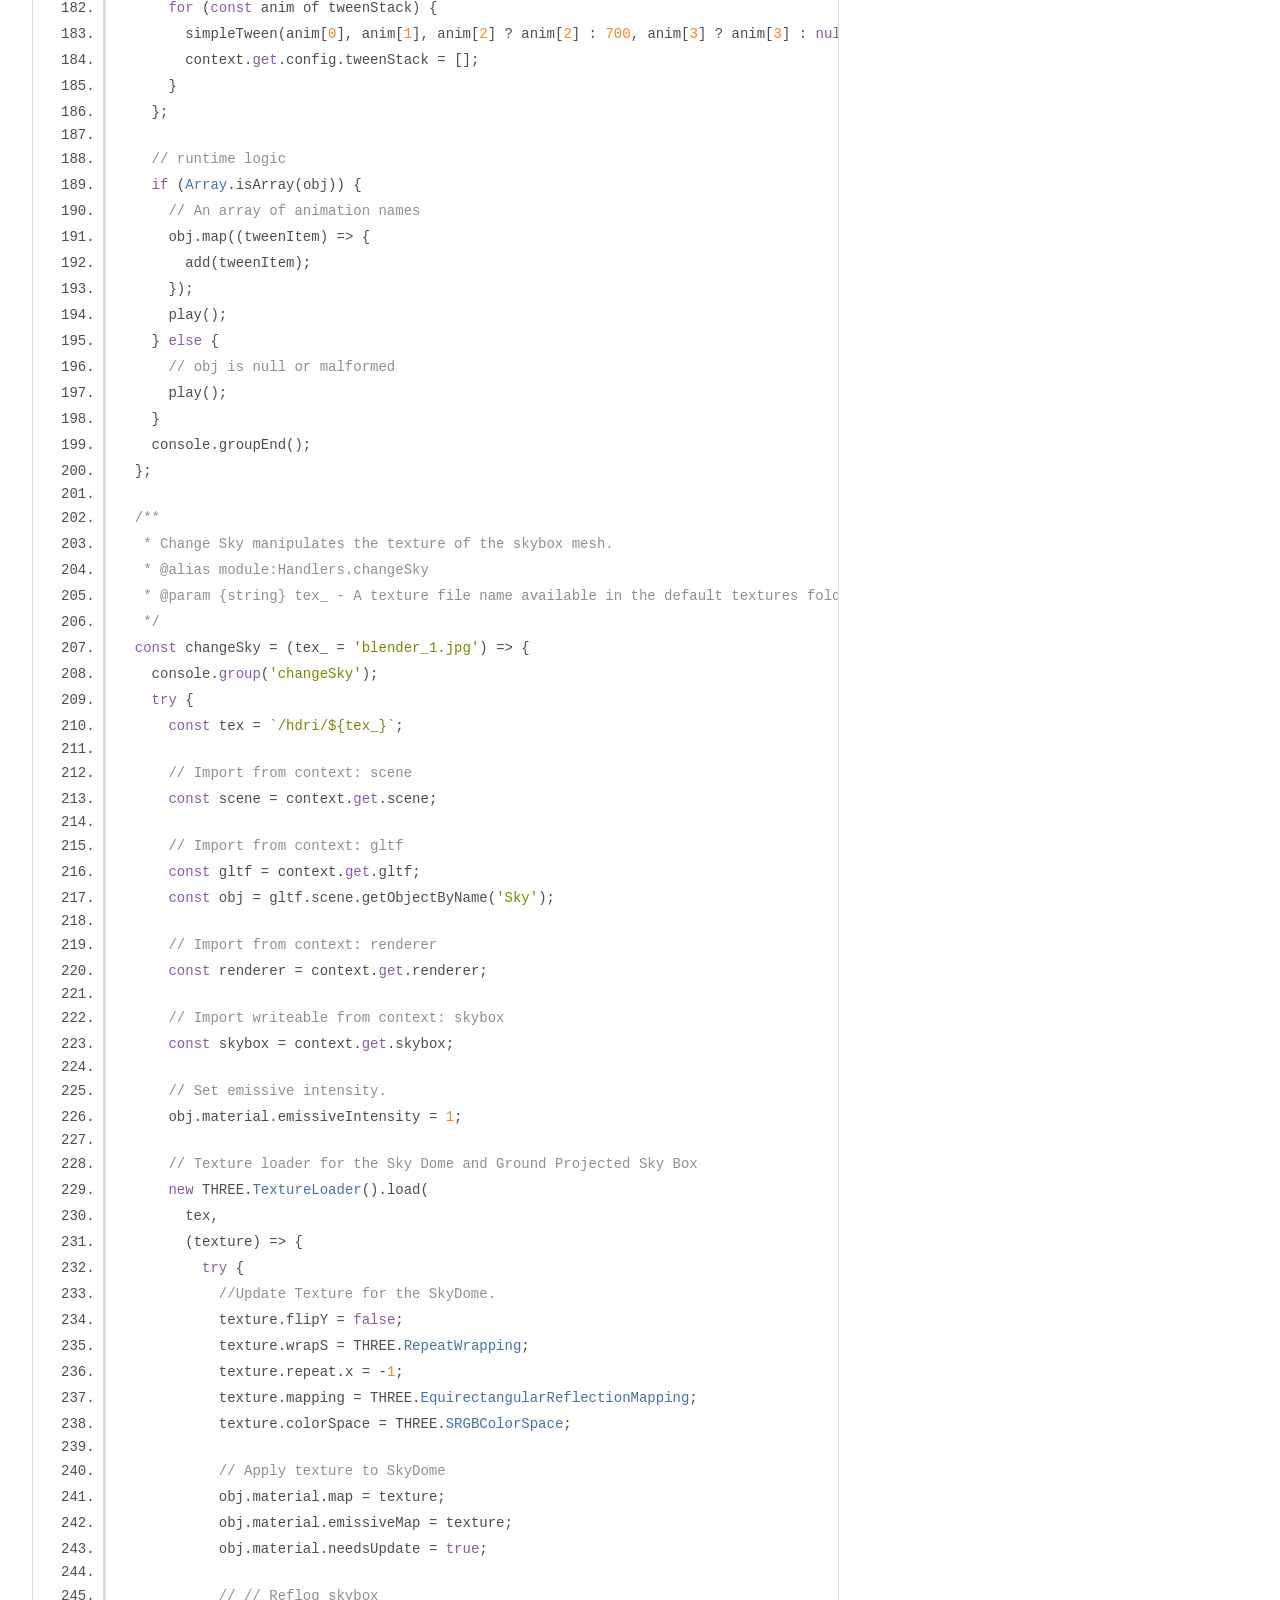
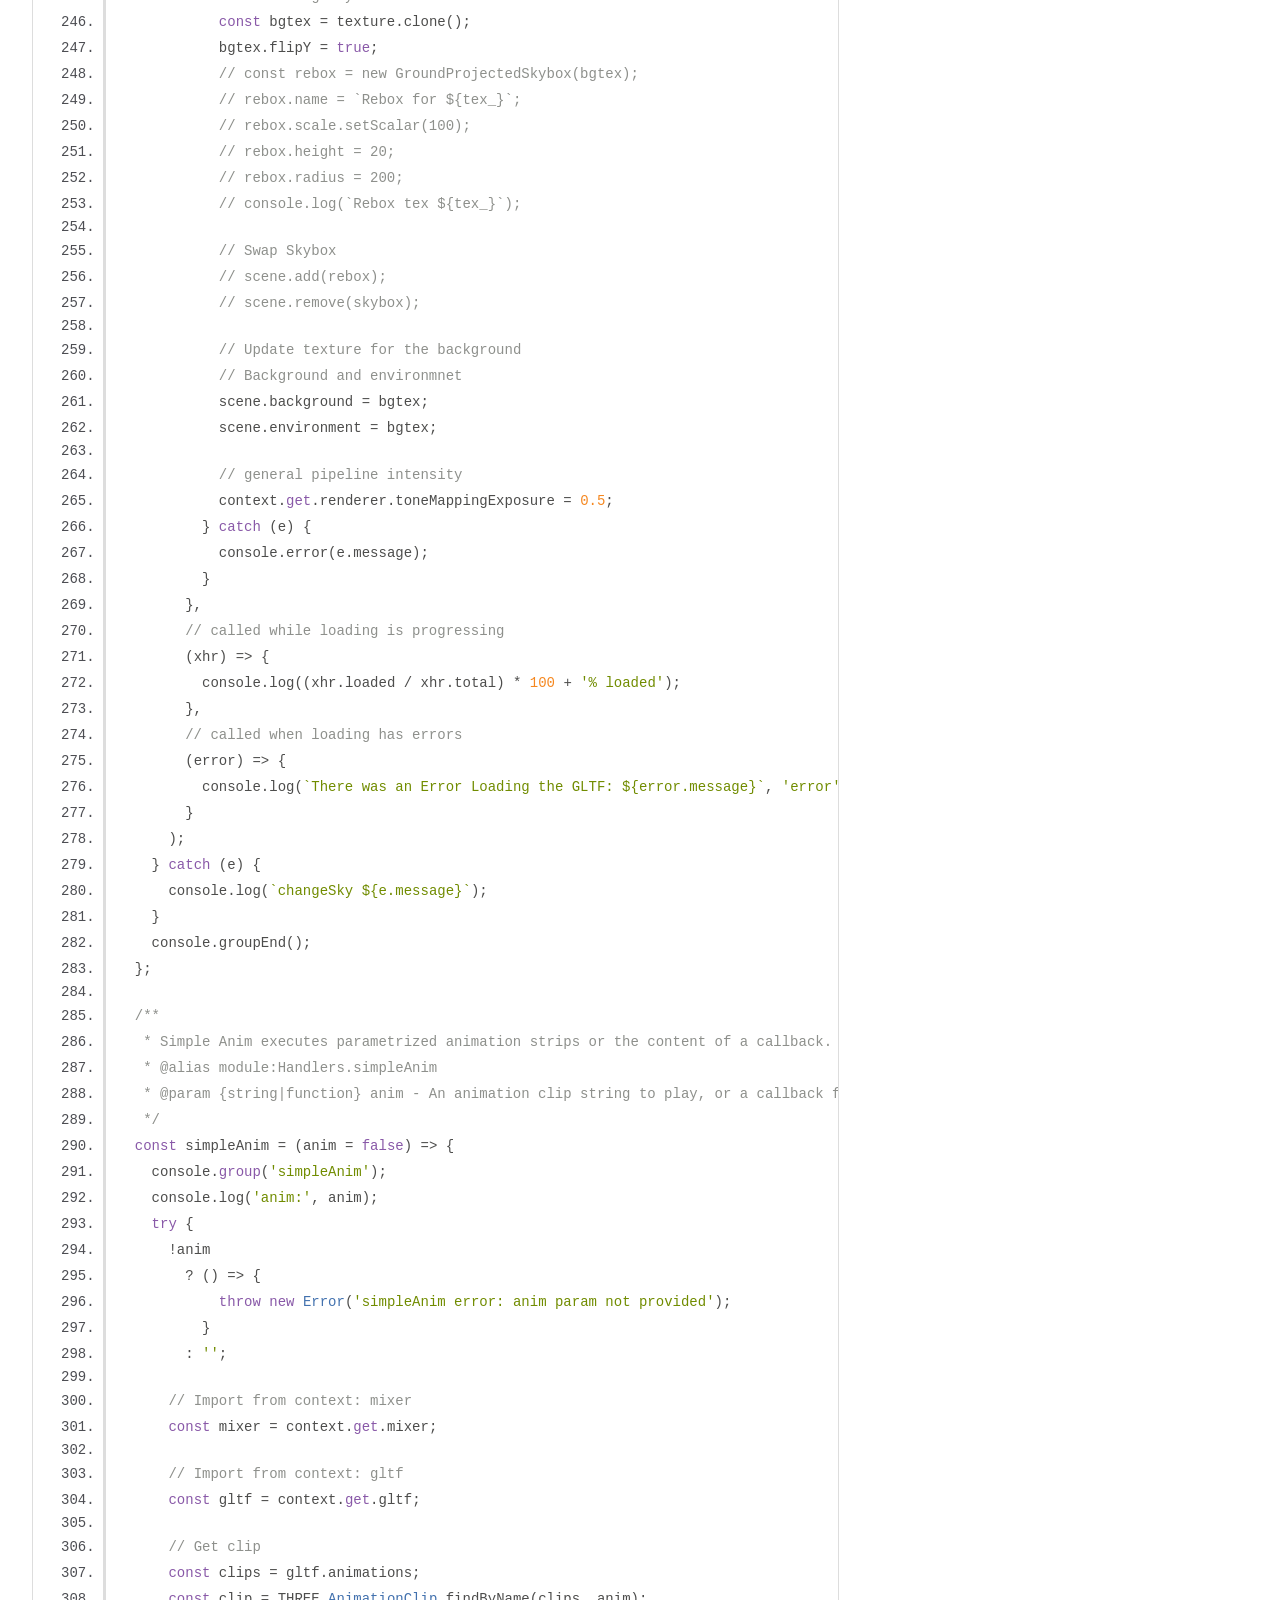
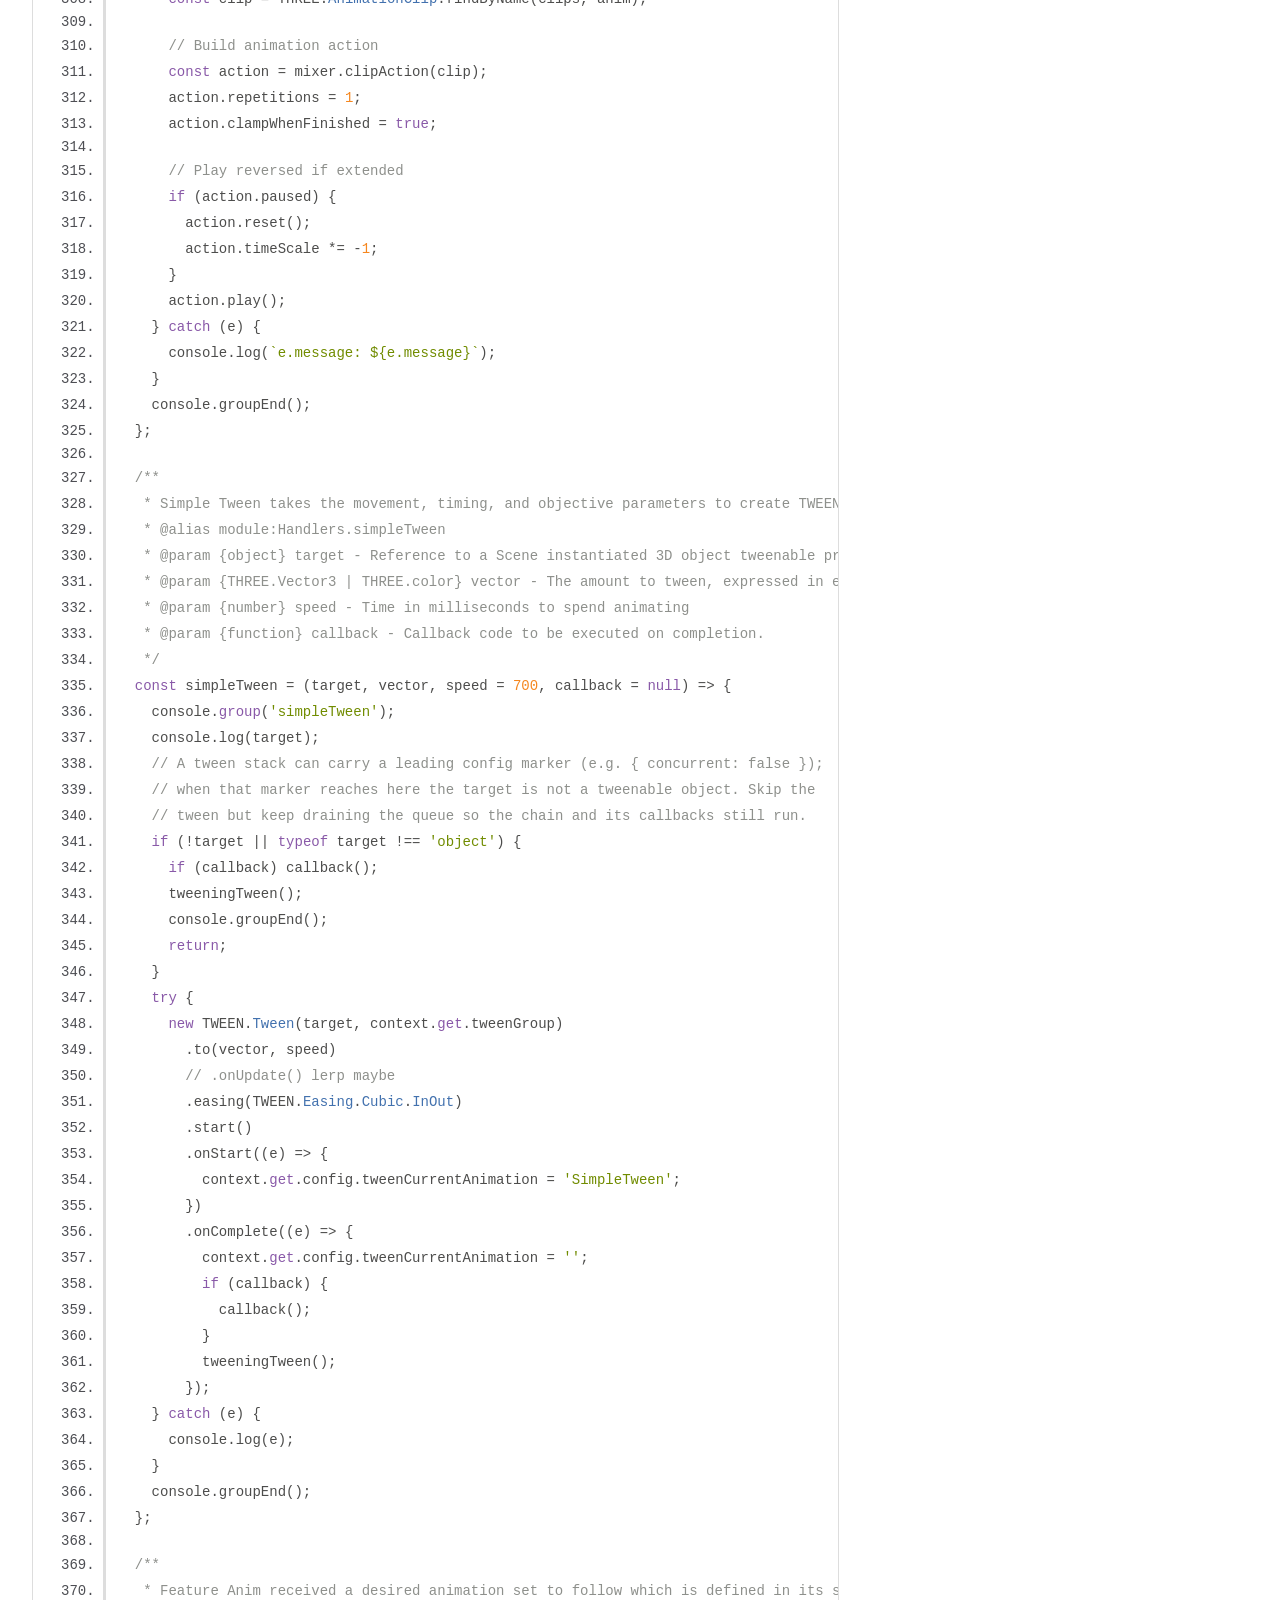
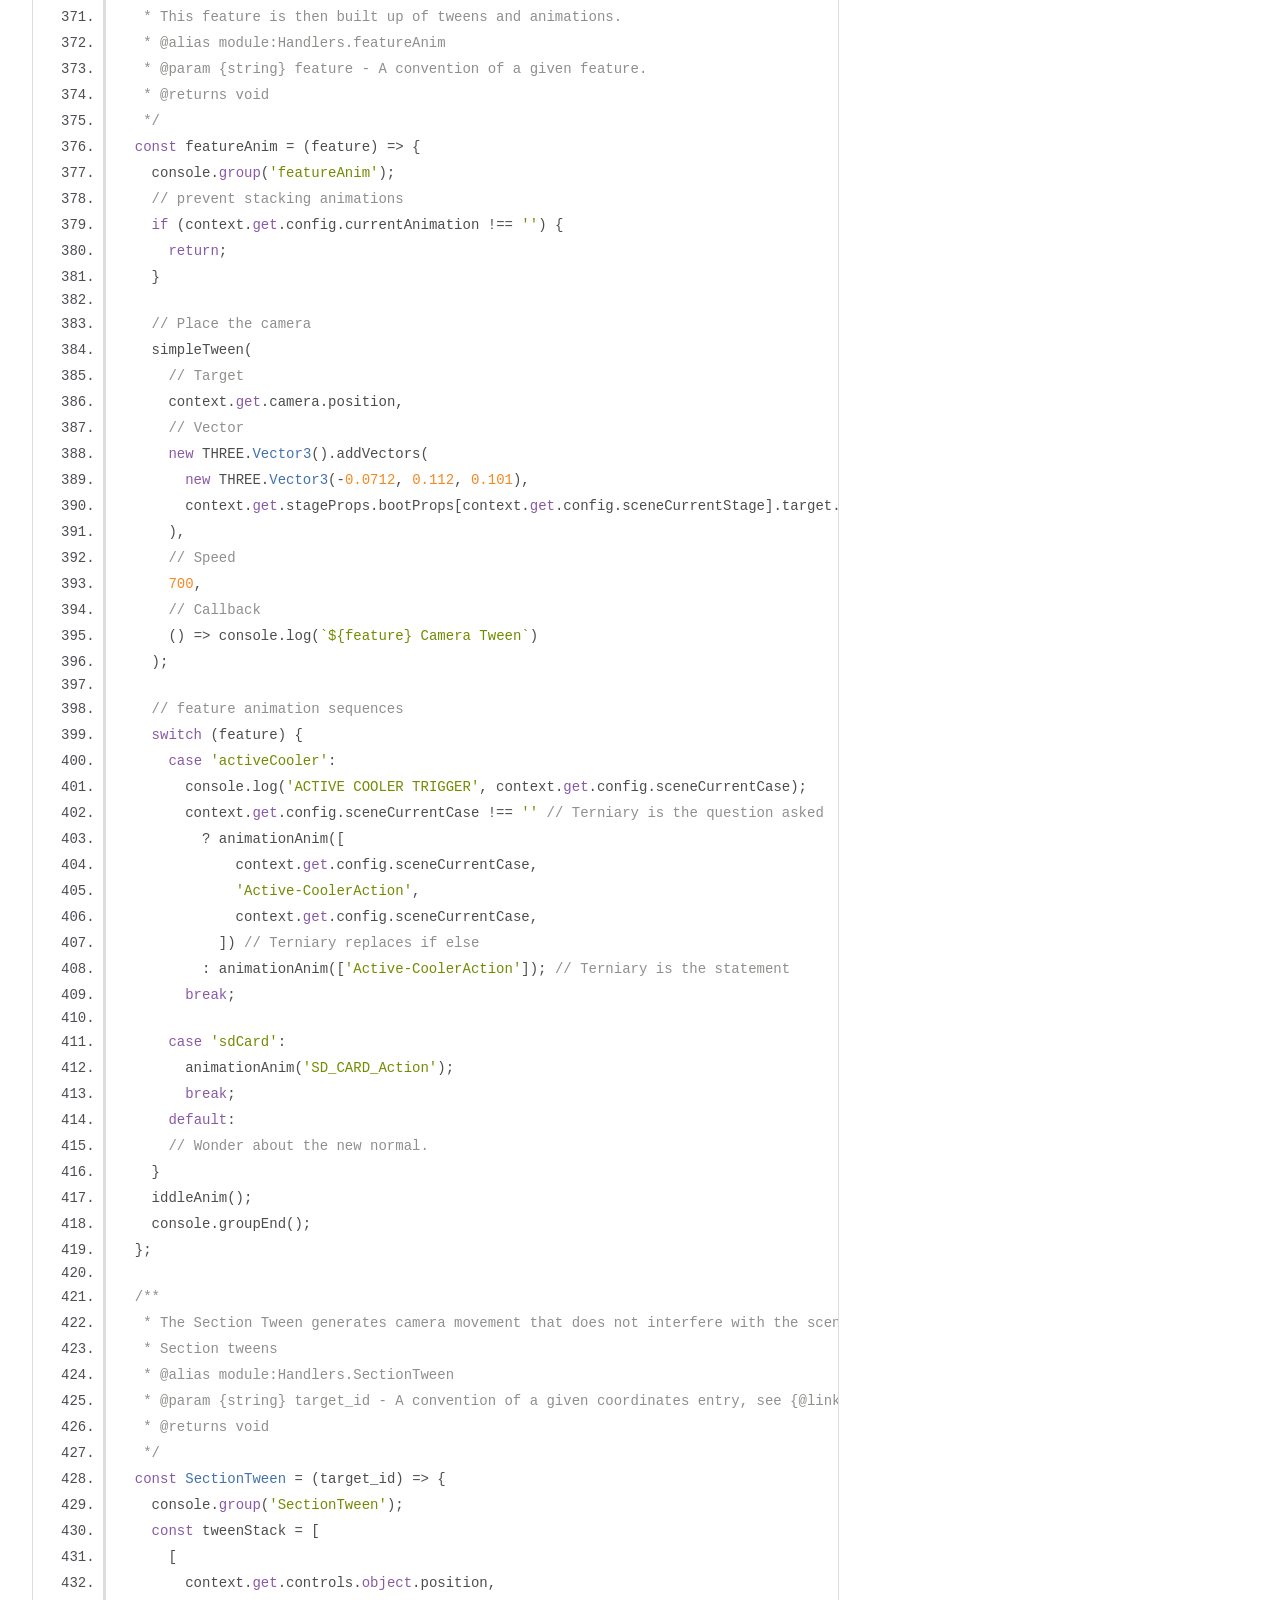
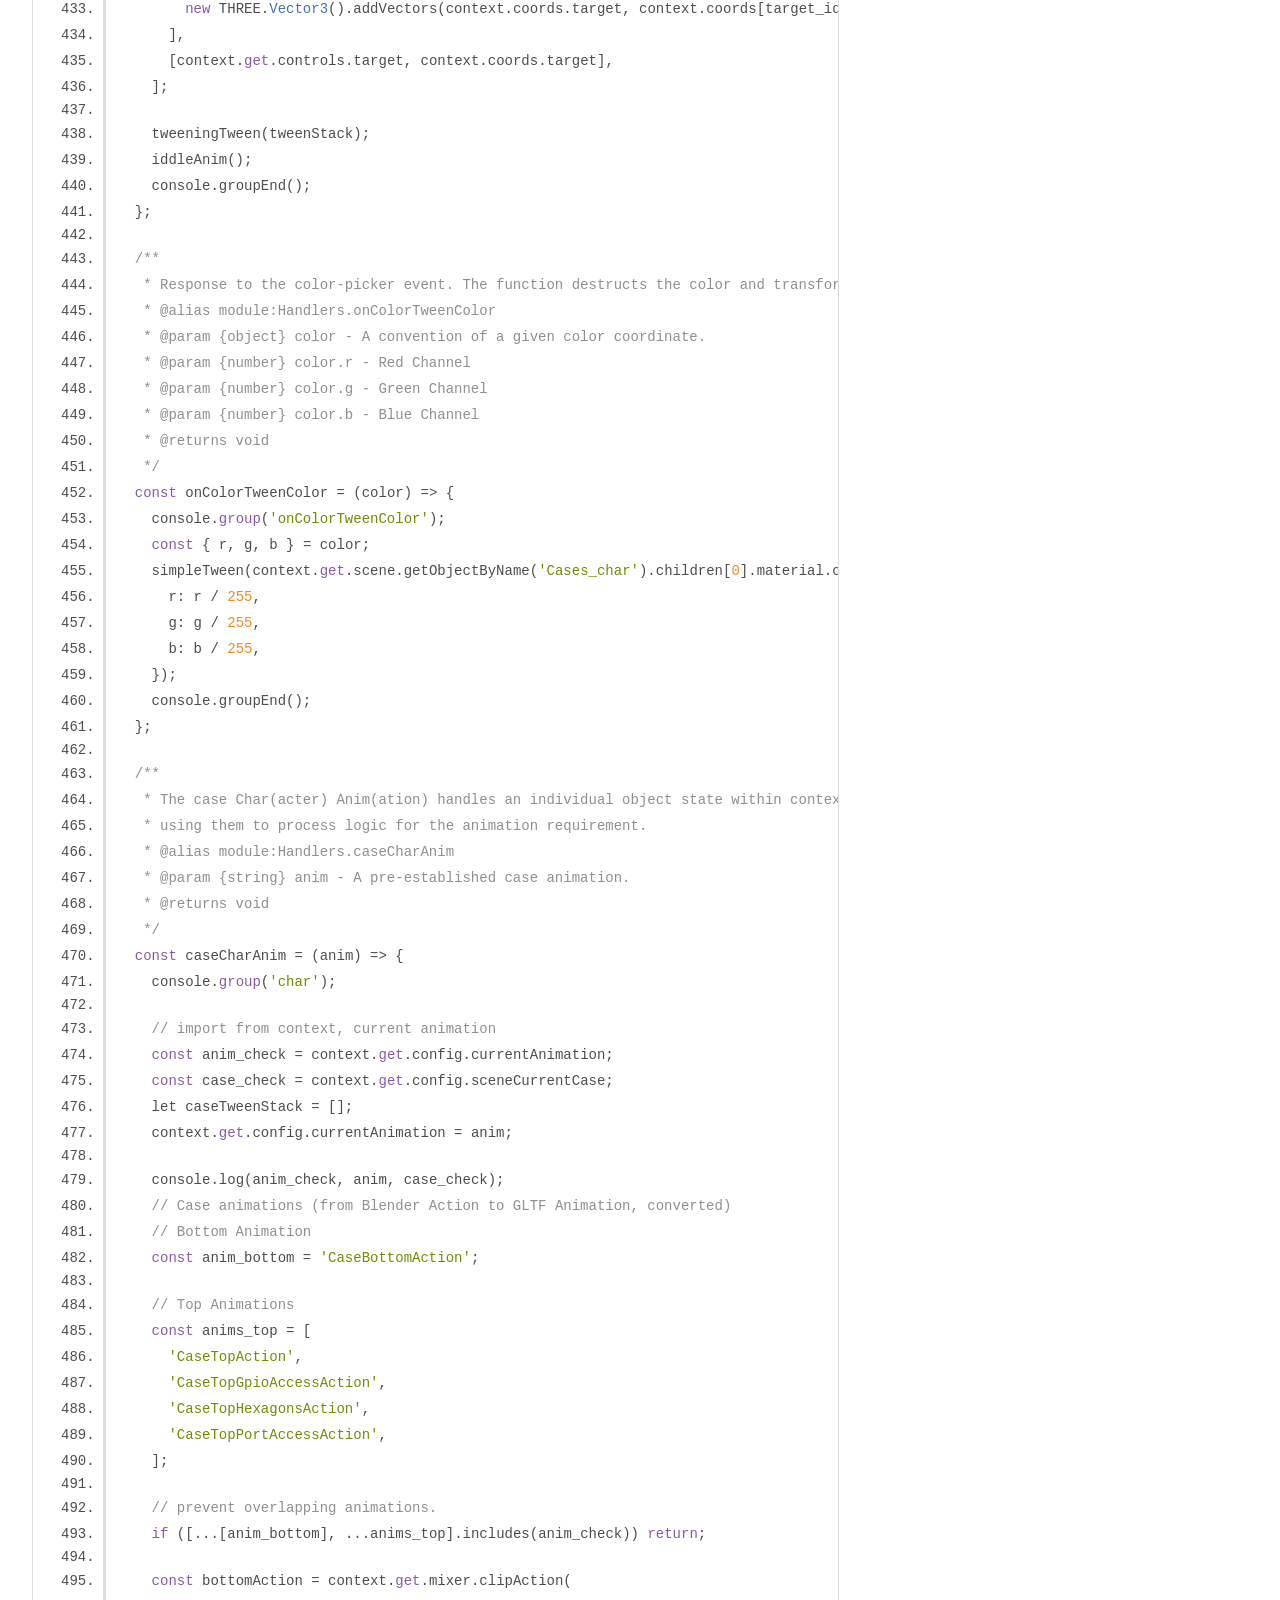
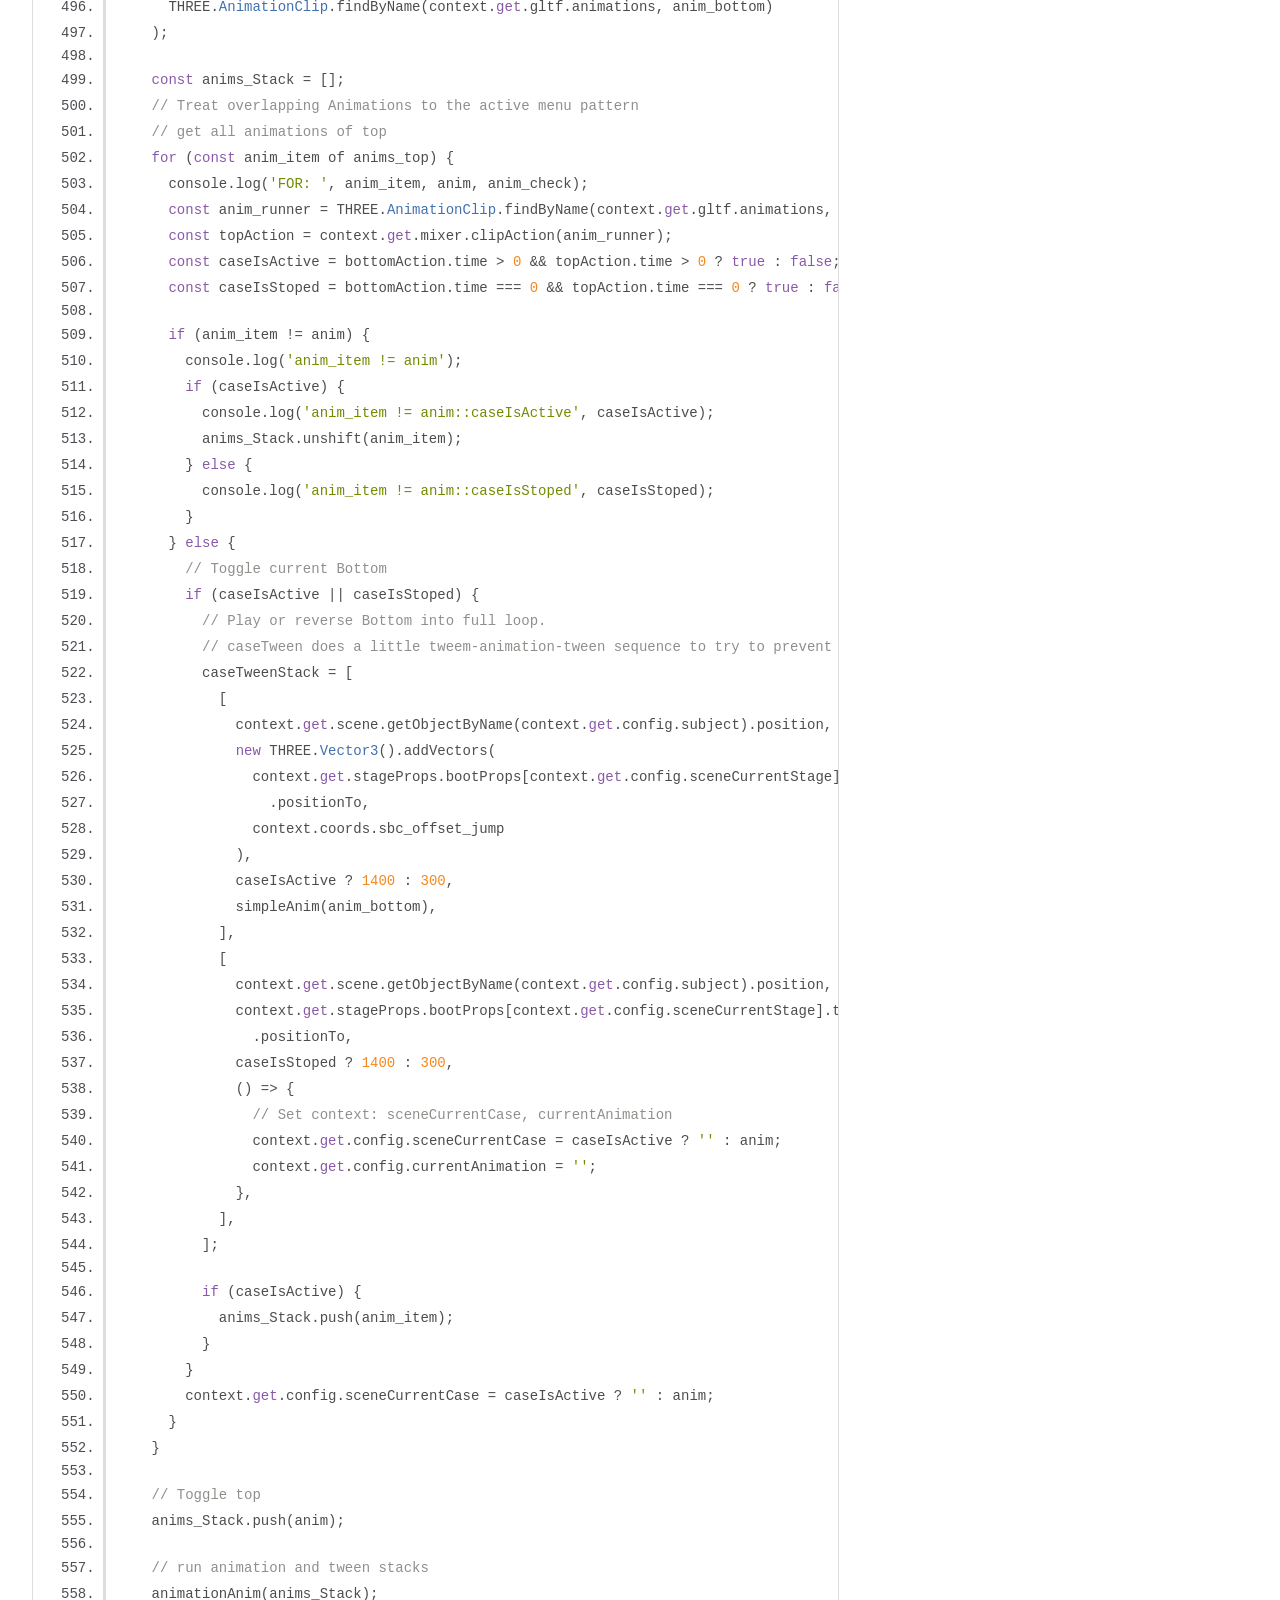
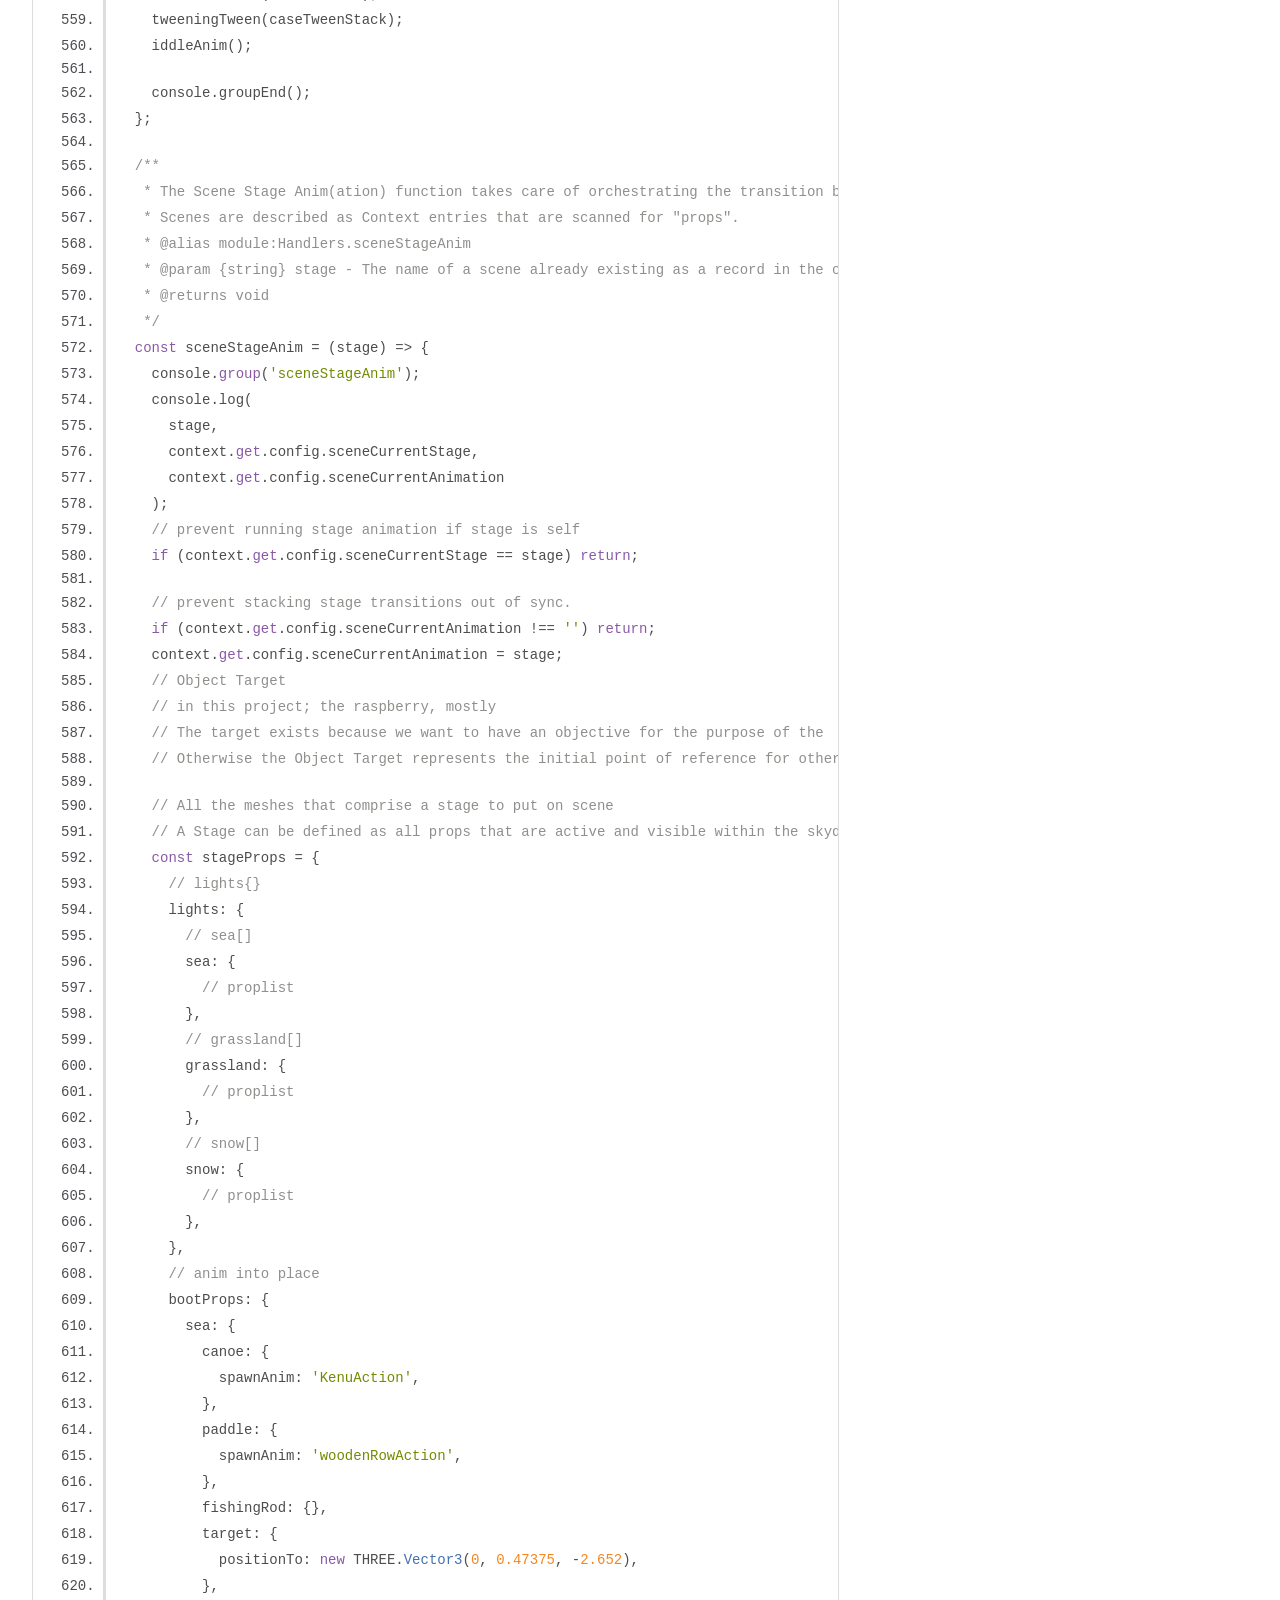
<file: docs/src_handlers.js.html>
<!DOCTYPE html>
<html lang="en">
<head>
    <meta charset="utf-8">
    <title>JSDoc: Source: src/handlers.js</title>

    <script src="scripts/prettify/prettify.js"> </script>
    <script src="scripts/prettify/lang-css.js"> </script>
    <!--[if lt IE 9]>
      <script src="//html5shiv.googlecode.com/svn/trunk/html5.js"></script>
    <![endif]-->
    <link type="text/css" rel="stylesheet" href="styles/prettify-tomorrow.css">
    <link type="text/css" rel="stylesheet" href="styles/jsdoc-default.css">
</head>

<body>

<div id="main">

    <h1 class="page-title">Source: src/handlers.js</h1>

    



    
    <section>
        <article>
            <pre class="prettyprint source linenums"><code>import * as THREE from 'three';
import { Context } from '/js/src/context.js';
import * as TWEEN from '@tweenjs/tween.js';

/**
 * Handlers is the core event router for interactivity.&lt;br>
 * The handlers module implements the manners in which we want to resposnd to user and system events.
 * @module Handlers
 * @exports Handlers
 *
 * @todo Confirm naming convention of object definitions and scopes.
 */
const Handlers = (() => {
  /**
   * The Context constant provides a neutral scope to use as part of the state handling tasks. see {@link module:Context}
   * @name module:Handlers.context
   * @private
   *
   */
  const context = Context;

  /**
   * Animations Anim is the central action strip manager.&lt;br>
   * It's behavior is polymorphic and dictated by the type of argument&lt;br>
   * obj - string: obj represents a single animation contained in the current scene, it gets added to the tweenStack and play is invoked. &lt;br>
   * obj - array: obj contains a list of animation names to play, it can also contain callback functions as array items. &lt;br>
   * obj - object: obj contains configuration parameters as properties, eg 'concurrent':true
   *
   * @class
   * @name Handlers#animationAnim
   * @param {string|array|object} obj - A container of animation and callback instructions.
   * @alias module:Handlers.animationAnim
   *
   */
  const animationAnim = (obj = null) => {
    console.group('animationAnim');
    /**
     * Declaration of context.get.config
     * @name Handlers#animationAnim.context
     * @private
     */
    const config = context.get.config;

    /**
     * The current animation stack from config.animStack
     * @name Handlers#animationAnim.animStack
     * @private
     */
    const animStack = config.animStack;

    /**
     * add animation to animation stack.
     * @method
     * @name Handlers#animationAnim#add
     * @private
     * @param {string} animationName the name of an animation already existing within the scene.
     */
    const add = (animationName) => {
      animStack.push(animationName);
    };
    /**
     * play an animation from the animation stack
     * @method
     * @name Handlers#animationAnim#play
     * @private
     */
    const play = () => {
      if (context.get.config.animStack.length) {
        context.get.config.currentAnimation = context.get.config.animStack.shift();

        // triage current animation
        if (typeof context.get.config.currentAnimation === 'function') {
          // function request
          context.get.config.currentAnimation();
          context.get.config.currentAnimation = '';
          animationAnim();
        } else if (
          typeof context.get.config.currentAnimation === 'object' &amp;&amp;
          context.get.config.currentAnimation !== null &amp;&amp;
          context.get.config.currentAnimation.hasOwnProperty('concurrent')
        ) {
          console.log('CONCURRENT TWEEN', context.get.config.currentAnimation.concurrent);
          if (context.get.config.currentAnimation.concurrent === true) {
            while (context.get.config.animStack.length) {
              const animStack_item = context.get.config.animStack.shift();
              typeof animStack_item === 'string' ? simpleAnim(animStack_item) : animStack_item();
            }
          } else {
            animationAnim();
          }
        } else {
          console.log('GOING SIMPLE', context.get.config.currentAnimation);
          simpleAnim(context.get.config.currentAnimation);
        }
      }
    };

    // runtime logic
    if (Array.isArray(obj)) {
      // An array of animation names
      obj.map((animItem) => {
        add(animItem);
      });
      play();
    } else if (obj !== null &amp;&amp; typeof obj === 'string') {
      // A single animation
      add(obj);
      play();
    } else {
      play();
    }
    console.groupEnd();
  };

  /**
   * Tweening Tween is the central Tween manager.&lt;br>
   * It has a polymorphic behaviour that is trigerred by the type of the param content:&lt;br>
   * obj - array: obj represents a sequence of tweens, each an array in itself.&lt;br>
   * obj - object: obj is an configuration object whose attributes are parsed for values, eg.- concurrent.&lt;br>
   *
   * @class
   * @name Handlers#tweeningTween
   * @param {array|object|null} obj - A container of Tween and callback instructions.
   * @alias module:Handlers.tweeningTween
   */
  const tweeningTween = (obj = null) => {
    console.group('tweeningTween');
    const tweenStack = context.get.config.tweenStack;

    /**
     * The add method takes a tween animation array or a configuration object and adds it to the context tweenStack. see {@link module:Context}
     * @method
     * @name Handlers#tweeningTween#add
     * @param {array} obj An array that contains instructions for a TWEEN animation.
     * @private
     */
    const add = (obj) => {
      tweenStack.push(obj);
    };

    /**
     * The play method relies on the Context instance, gathering information from the tweenStack. See {@link module:Context#}
     *
     * @method
     * @name Handlers#tweeningTween#play
     * @private
     */
    const play = () => {
      if (context.get.config.tweenStack.length) {
        if (
          typeof context.get.config.tweenStack[0] === 'object' &amp;&amp;
          context.get.config.tweenStack[0].concurrent
        ) {
          // purge config
          const purge = context.get.config.tweenStack.shift();
          console.log('CONCURRENT PLAY', purge);
          playConcurrent();
        } else {
          context.get.config.tweenCurrentAnimation = context.get.config.tweenStack.shift();
          simpleTween(
            context.get.config.tweenCurrentAnimation[0],
            context.get.config.tweenCurrentAnimation[1],
            context.get.config.tweenCurrentAnimation[2]
              ? context.get.config.tweenCurrentAnimation[2]
              : 700,
            context.get.config.tweenCurrentAnimation[3]
              ? context.get.config.tweenCurrentAnimation[3]
              : null
          );
        }
      }
    };

    /**
     * The play concurrent method consumes the tweenStack in a single iteration and doesnt wait for event loops to complete
     *
     * @method
     * @name Handlers#tweeningTween#playConcurrent
     * @private
     */
    const playConcurrent = () => {
      for (const anim of tweenStack) {
        simpleTween(anim[0], anim[1], anim[2] ? anim[2] : 700, anim[3] ? anim[3] : null);
        context.get.config.tweenStack = [];
      }
    };

    // runtime logic
    if (Array.isArray(obj)) {
      // An array of animation names
      obj.map((tweenItem) => {
        add(tweenItem);
      });
      play();
    } else {
      // obj is null or malformed
      play();
    }
    console.groupEnd();
  };

  /**
   * Change Sky manipulates the texture of the skybox mesh.
   * @alias module:Handlers.changeSky
   * @param {string} tex_ - A texture file name available in the default textures folder.
   */
  const changeSky = (tex_ = 'blender_1.jpg') => {
    console.group('changeSky');
    try {
      const tex = `/hdri/${tex_}`;

      // Import from context: scene
      const scene = context.get.scene;

      // Import from context: gltf
      const gltf = context.get.gltf;
      const obj = gltf.scene.getObjectByName('Sky');

      // Import from context: renderer
      const renderer = context.get.renderer;

      // Import writeable from context: skybox
      const skybox = context.get.skybox;

      // Set emissive intensity.
      obj.material.emissiveIntensity = 1;

      // Texture loader for the Sky Dome and Ground Projected Sky Box
      new THREE.TextureLoader().load(
        tex,
        (texture) => {
          try {
            //Update Texture for the SkyDome.
            texture.flipY = false;
            texture.wrapS = THREE.RepeatWrapping;
            texture.repeat.x = -1;
            texture.mapping = THREE.EquirectangularReflectionMapping;
            texture.colorSpace = THREE.SRGBColorSpace;

            // Apply texture to SkyDome
            obj.material.map = texture;
            obj.material.emissiveMap = texture;
            obj.material.needsUpdate = true;

            // // Reflog skybox
            const bgtex = texture.clone();
            bgtex.flipY = true;
            // const rebox = new GroundProjectedSkybox(bgtex);
            // rebox.name = `Rebox for ${tex_}`;
            // rebox.scale.setScalar(100);
            // rebox.height = 20;
            // rebox.radius = 200;
            // console.log(`Rebox tex ${tex_}`);

            // Swap Skybox
            // scene.add(rebox);
            // scene.remove(skybox);

            // Update texture for the background
            // Background and environmnet
            scene.background = bgtex;
            scene.environment = bgtex;

            // general pipeline intensity
            context.get.renderer.toneMappingExposure = 0.5;
          } catch (e) {
            console.error(e.message);
          }
        },
        // called while loading is progressing
        (xhr) => {
          console.log((xhr.loaded / xhr.total) * 100 + '% loaded');
        },
        // called when loading has errors
        (error) => {
          console.log(`There was an Error Loading the GLTF: ${error.message}`, 'error');
        }
      );
    } catch (e) {
      console.log(`changeSky ${e.message}`);
    }
    console.groupEnd();
  };

  /**
   * Simple Anim executes parametrized animation strips or the content of a callback.
   * @alias module:Handlers.simpleAnim
   * @param {string|function} anim - An animation clip string to play, or a callback function.
   */
  const simpleAnim = (anim = false) => {
    console.group('simpleAnim');
    console.log('anim:', anim);
    try {
      !anim
        ? () => {
            throw new Error('simpleAnim error: anim param not provided');
          }
        : '';

      // Import from context: mixer
      const mixer = context.get.mixer;

      // Import from context: gltf
      const gltf = context.get.gltf;

      // Get clip
      const clips = gltf.animations;
      const clip = THREE.AnimationClip.findByName(clips, anim);

      // Build animation action
      const action = mixer.clipAction(clip);
      action.repetitions = 1;
      action.clampWhenFinished = true;

      // Play reversed if extended
      if (action.paused) {
        action.reset();
        action.timeScale *= -1;
      }
      action.play();
    } catch (e) {
      console.log(`e.message: ${e.message}`);
    }
    console.groupEnd();
  };

  /**
   * Simple Tween takes the movement, timing, and objective parameters to create TWEEN slerped animations, it can implement a callback as part of the tween on complete event.
   * @alias module:Handlers.simpleTween
   * @param {object} target - Reference to a Scene instantiated 3D object tweenable property
   * @param {THREE.Vector3 | THREE.color} vector - The amount to tween, expressed in either color or Vector3
   * @param {number} speed - Time in milliseconds to spend animating
   * @param {function} callback - Callback code to be executed on completion.
   */
  const simpleTween = (target, vector, speed = 700, callback = null) => {
    console.group('simpleTween');
    console.log(target);
    // A tween stack can carry a leading config marker (e.g. { concurrent: false });
    // when that marker reaches here the target is not a tweenable object. Skip the
    // tween but keep draining the queue so the chain and its callbacks still run.
    if (!target || typeof target !== 'object') {
      if (callback) callback();
      tweeningTween();
      console.groupEnd();
      return;
    }
    try {
      new TWEEN.Tween(target, context.get.tweenGroup)
        .to(vector, speed)
        // .onUpdate() lerp maybe
        .easing(TWEEN.Easing.Cubic.InOut)
        .start()
        .onStart((e) => {
          context.get.config.tweenCurrentAnimation = 'SimpleTween';
        })
        .onComplete((e) => {
          context.get.config.tweenCurrentAnimation = '';
          if (callback) {
            callback();
          }
          tweeningTween();
        });
    } catch (e) {
      console.log(e);
    }
    console.groupEnd();
  };

  /**
   * Feature Anim received a desired animation set to follow which is defined in its switch.
   * This feature is then built up of tweens and animations.
   * @alias module:Handlers.featureAnim
   * @param {string} feature - A convention of a given feature.
   * @returns void
   */
  const featureAnim = (feature) => {
    console.group('featureAnim');
    // prevent stacking animations
    if (context.get.config.currentAnimation !== '') {
      return;
    }

    // Place the camera
    simpleTween(
      // Target
      context.get.camera.position,
      // Vector
      new THREE.Vector3().addVectors(
        new THREE.Vector3(-0.0712, 0.112, 0.101),
        context.get.stageProps.bootProps[context.get.config.sceneCurrentStage].target.positionTo
      ),
      // Speed
      700,
      // Callback
      () => console.log(`${feature} Camera Tween`)
    );

    // feature animation sequences
    switch (feature) {
      case 'activeCooler':
        console.log('ACTIVE COOLER TRIGGER', context.get.config.sceneCurrentCase);
        context.get.config.sceneCurrentCase !== '' // Terniary is the question asked
          ? animationAnim([
              context.get.config.sceneCurrentCase,
              'Active-CoolerAction',
              context.get.config.sceneCurrentCase,
            ]) // Terniary replaces if else
          : animationAnim(['Active-CoolerAction']); // Terniary is the statement
        break;

      case 'sdCard':
        animationAnim('SD_CARD_Action');
        break;
      default:
      // Wonder about the new normal.
    }
    iddleAnim();
    console.groupEnd();
  };

  /**
   * The Section Tween generates camera movement that does not interfere with the scene.&lt;br>
   * Section tweens
   * @alias module:Handlers.SectionTween
   * @param {string} target_id - A convention of a given coordinates entry, see {@link module:Context}.
   * @returns void
   */
  const SectionTween = (target_id) => {
    console.group('SectionTween');
    const tweenStack = [
      [
        context.get.controls.object.position,
        new THREE.Vector3().addVectors(context.coords.target, context.coords[target_id]),
      ],
      [context.get.controls.target, context.coords.target],
    ];

    tweeningTween(tweenStack);
    iddleAnim();
    console.groupEnd();
  };

  /**
   * Response to the color-picker event. The function destructs the color and transfors it from 0-255 to 0-1 range per channel.
   * @alias module:Handlers.onColorTweenColor
   * @param {object} color - A convention of a given color coordinate.
   * @param {number} color.r - Red Channel
   * @param {number} color.g - Green Channel
   * @param {number} color.b - Blue Channel
   * @returns void
   */
  const onColorTweenColor = (color) => {
    console.group('onColorTweenColor');
    const { r, g, b } = color;
    simpleTween(context.get.scene.getObjectByName('Cases_char').children[0].material.color, {
      r: r / 255,
      g: g / 255,
      b: b / 255,
    });
    console.groupEnd();
  };

  /**
   * The case Char(acter) Anim(ation) handles an individual object state within context parameters,
   * using them to process logic for the animation requirement.
   * @alias module:Handlers.caseCharAnim
   * @param {string} anim - A pre-established case animation.
   * @returns void
   */
  const caseCharAnim = (anim) => {
    console.group('char');

    // import from context, current animation
    const anim_check = context.get.config.currentAnimation;
    const case_check = context.get.config.sceneCurrentCase;
    let caseTweenStack = [];
    context.get.config.currentAnimation = anim;

    console.log(anim_check, anim, case_check);
    // Case animations (from Blender Action to GLTF Animation, converted)
    // Bottom Animation
    const anim_bottom = 'CaseBottomAction';

    // Top Animations
    const anims_top = [
      'CaseTopAction',
      'CaseTopGpioAccessAction',
      'CaseTopHexagonsAction',
      'CaseTopPortAccessAction',
    ];

    // prevent overlapping animations.
    if ([...[anim_bottom], ...anims_top].includes(anim_check)) return;

    const bottomAction = context.get.mixer.clipAction(
      THREE.AnimationClip.findByName(context.get.gltf.animations, anim_bottom)
    );

    const anims_Stack = [];
    // Treat overlapping Animations to the active menu pattern
    // get all animations of top
    for (const anim_item of anims_top) {
      console.log('FOR: ', anim_item, anim, anim_check);
      const anim_runner = THREE.AnimationClip.findByName(context.get.gltf.animations, anim_item);
      const topAction = context.get.mixer.clipAction(anim_runner);
      const caseIsActive = bottomAction.time > 0 &amp;&amp; topAction.time > 0 ? true : false;
      const caseIsStoped = bottomAction.time === 0 &amp;&amp; topAction.time === 0 ? true : false;

      if (anim_item != anim) {
        console.log('anim_item != anim');
        if (caseIsActive) {
          console.log('anim_item != anim::caseIsActive', caseIsActive);
          anims_Stack.unshift(anim_item);
        } else {
          console.log('anim_item != anim::caseIsStoped', caseIsStoped);
        }
      } else {
        // Toggle current Bottom
        if (caseIsActive || caseIsStoped) {
          // Play or reverse Bottom into full loop.
          // caseTween does a little tweem-animation-tween sequence to try to prevent box from clipping with environment.
          caseTweenStack = [
            [
              context.get.scene.getObjectByName(context.get.config.subject).position,
              new THREE.Vector3().addVectors(
                context.get.stageProps.bootProps[context.get.config.sceneCurrentStage].target
                  .positionTo,
                context.coords.sbc_offset_jump
              ),
              caseIsActive ? 1400 : 300,
              simpleAnim(anim_bottom),
            ],
            [
              context.get.scene.getObjectByName(context.get.config.subject).position,
              context.get.stageProps.bootProps[context.get.config.sceneCurrentStage].target
                .positionTo,
              caseIsStoped ? 1400 : 300,
              () => {
                // Set context: sceneCurrentCase, currentAnimation
                context.get.config.sceneCurrentCase = caseIsActive ? '' : anim;
                context.get.config.currentAnimation = '';
              },
            ],
          ];

          if (caseIsActive) {
            anims_Stack.push(anim_item);
          }
        }
        context.get.config.sceneCurrentCase = caseIsActive ? '' : anim;
      }
    }

    // Toggle top
    anims_Stack.push(anim);

    // run animation and tween stacks
    animationAnim(anims_Stack);
    tweeningTween(caseTweenStack);
    iddleAnim();

    console.groupEnd();
  };

  /**
   * The Scene Stage Anim(ation) function takes care of orchestrating the transition between scenes.
   * Scenes are described as Context entries that are scanned for "props".
   * @alias module:Handlers.sceneStageAnim
   * @param {string} stage - The name of a scene already existing as a record in the context environment.
   * @returns void
   */
  const sceneStageAnim = (stage) => {
    console.group('sceneStageAnim');
    console.log(
      stage,
      context.get.config.sceneCurrentStage,
      context.get.config.sceneCurrentAnimation
    );
    // prevent running stage animation if stage is self
    if (context.get.config.sceneCurrentStage == stage) return;

    // prevent stacking stage transitions out of sync.
    if (context.get.config.sceneCurrentAnimation !== '') return;
    context.get.config.sceneCurrentAnimation = stage;
    // Object Target
    // in this project; the raspberry, mostly
    // The target exists because we want to have an objective for the purpose of the  Orbit Controls
    // Otherwise the Object Target represents the initial point of reference for other controls.

    // All the meshes that comprise a stage to put on scene
    // A Stage can be defined as all props that are active and visible within the skydome at any one given point.
    const stageProps = {
      // lights{}
      lights: {
        // sea[]
        sea: {
          // proplist
        },
        // grassland[]
        grassland: {
          // proplist
        },
        // snow[]
        snow: {
          // proplist
        },
      },
      // anim into place
      bootProps: {
        sea: {
          canoe: {
            spawnAnim: 'KenuAction',
          },
          paddle: {
            spawnAnim: 'woodenRowAction',
          },
          fishingRod: {},
          target: {
            positionTo: new THREE.Vector3(0, 0.47375, -2.652),
          },
        },
        grassland: {
          bench: {
            spawnAnim: 'BenchAction',
          },
          beer: {
            spawnAnim: 'BeerAction',
          },
          target: {
            positionTo: new THREE.Vector3(0, 0.71684, 0),
          },
        },
        snow: {
          sled: {
            spawnAnim: 'DogSledAction',
          },
          goggles: {
            spawnAnim: 'gogglesAction',
          },
          target: {
            positionTo: new THREE.Vector3(0.057598, 0.855723, -1.05209),
          },
        },
        icosphere: {
          icosphere: {
            spawnAnim: 'IcosphereAction',
          },
          target: {
            positionTo: new THREE.Vector3(0, 1.55, 0),
          },
        },
      },
      // external
      external: {
        sea: {},
        grassland: {},
        snow: {},
      },
      // scene, controls, renderer settings.
      settings: {
        sea: {},
        grassland: {},
        snow: {},
      },
      scenesAllowed: ['sea', 'grassland', 'snow', 'icosphere'],
      stageCurrentName: false,
    };

    // flog context for stageProps
    if (undefined === context.get.stageProps) {
      context.add({ name: 'stageProps', obj: stageProps });
    }

    // Start Scene animation
    // Lock controls
    context.get.controls.enabled = false;
    iddleAnim();
    const animQueue = [];

    try {
      animQueue.push({ concurrent: context.get.config.sceneStageAnim.concurrent });
      animQueue.push(() => {
        // animate target to safe height
        sceneStageAnim_setTarget(context.get.config.transitionTarget);
      });
      // get current stage, clear its props, if no stage set, clear all props
      const current_stage_spawn_anim = sceneStageAnim_getCurrentStage(
        context.get.stageProps.stageCurrentName
      ).filter(checkAnimationIsExtended);

      for (const stage_prop_anim_current of current_stage_spawn_anim) {
        console.log('WTF CURRENTS', stage_prop_anim_current);
        animQueue.push(stage_prop_anim_current);
      }

      // get listing of new props and iterate spawn animation for new stage
      const { Iteratable, target } = sceneStageAnim_getNextStage(stage);
      for (const stage_prop_anim_next of Iteratable) {
        console.log('WTF NEXT', stage_prop_anim_next);
        animQueue.push(stage_prop_anim_next);
      }

      animQueue.push(() => {
        if (
          undefined !== context.get.config.skydome.textures[context.get.config.sceneCurrentStage]
        ) {
          changeSky(context.get.config.skydome.textures[stage]);
        } else {
          changeSky(context.get.config.skydome.textures[context.get.config.sceneDefaultStage]);
        }

        context.get.config.sceneCurrentStage = stage;
        sceneStageAnim_setTarget(
          context.get.stageProps.bootProps[context.get.config.sceneCurrentStage].target.positionTo
        );
        context.get.controls.enabled = true;
        context.get.controls.MaxDistance = context.get.config.controlsMaxDistance;
      });
      // run the animation set
      animationAnim(animQueue);
    } catch (e) {
      // unLock controls
      context.get.controls.enabled = true;
    }
    console.groupEnd();
  };

  /**
   * Set Target is a private sub routine meant to place the camera rig and controls center of action along with the subject to a new position.
   * @alias module:Handlers.sceneStageAnim_setTarget
   * @private
   * @param {THREE.Vector3} coords A final destination for the target  and subject.
   */
  const sceneStageAnim_setTarget = (coords) => {
    console.group('sceneStageAnim_setTarget');
    const tweenstack = [
      // Make animation concurrent
      { concurrent: context.get.config.setTarget.concurrent },

      // Orbit Controls Target
      [context.get.controls.target, coords],

      // Camera
      [
        context.get.camera.position,
        new THREE.Vector3().addVectors(coords, context.coords.mainmenuitem_choose_a_setting),
      ],

      // Subject
      [
        context.get.gltf.scene.getObjectByName(context.get.config.subject).position,
        coords,
        700,
        () => {
          context.get.config.sceneCurrentAnimation = '';
        },
      ],
    ];
    tweeningTween(tweenstack);
    console.groupEnd();
  };

  /**
   * Fetches all props from all stages if no stage is defined
   * @alias module:Handlers.sceneStageAnim_getCurrentStage
   * @private
   * @param {string} stage The currently enabled stage.
   * @returns {array} an array of prop pointers.
   */
  const sceneStageAnim_getCurrentStage = (stage) => {
    console.group('sceneStageAnim_getCurrentStage');
    const sp = context.get.stageProps;
    let Iterated = [];
    if (!stage) {
      for (const allStages of sp.scenesAllowed) {
        const { Iteratable, target } = sceneStageAnim_getNextStage(allStages);
        if (Iteratable) {
          Iterated = [...Iterated, ...Iteratable];
        }
      }
    } else {
      const { Iteratable, target } = sceneStageAnim_getNextStage(stage);
      Iterated = Iteratable;
    }
    console.groupEnd();
    return Iterated;
  };

  /**
   * Looks up the required props to instantiate the scene by the provided stage string.
   * @alias module:Handlers.sceneStageAnim_getNextStage
   * @private
   * @param {string} stage The name of a pre existing stage from the context config object.
   * @returns {object} An object containing an array of prop names and a vector of the subject target for this scene.
   */
  const sceneStageAnim_getNextStage = (stage) => {
    console.group('sceneStageAnim_getNextStage');
    const sp = context.get.stageProps;
    const Iteratable = [];
    let target;

    for (const propType in sp) {
      if (sp[propType].hasOwnProperty(stage) &amp;&amp; Object.keys(sp[propType][stage]).length > 0) {
        for (const prop in sp[propType][stage]) {
          console.log(prop);
          if (sp[propType][stage][prop].hasOwnProperty('spawnAnim')) {
            Iteratable.push(sp[propType][stage][prop]['spawnAnim']);
            target = sp[propType][stage]['target'];
          }
        }
      }
    }
    console.log('sceneStageAnim_getNextStage', stage, Iteratable, target);
    console.groupEnd();
    return { Iteratable, target };
  };

  /**
   * Simple timeout manager, articulates the camera and starts auto rotate mode after a set period of time.
   *
   * @alias module:Handlers.iddleAnim
   */
  const iddleAnim = () => {
    console.group('iddleAnim');

    const timeToIddle = context.get.config.secToIddle;

    if (context.get.config.timeoutToIddle) {
      context.get.controls.autoRotate = false;
      window.clearTimeout(context.get.config.timeoutToIddle);
    }

    context.get.config.timeoutToIddle = window.setTimeout((e) => {
      simpleTween(
        context.get.camera.position,
        new THREE.Vector3().addVectors(context.get.controls.target, context.coords.cam_iddle)
      );
      context.get.controls.autoRotate = true;
      console.log('ahem');
    }, timeToIddle * 1000);
    console.groupEnd();
  };

  /**
   * Check if an animation has been rolled out to its extended position for a given prop.
   * @alias module:Handlers.checkAnimationIsExtended
   * @private
   * @param {string} spawnAnim String that contains the name of a prop animation.
   * @returns void
   */
  const checkAnimationIsExtended = (spawnAnim) => {
    console.group('checkAnimationIsExtended');
    const saAction = context.get.mixer.clipAction(
      THREE.AnimationClip.findByName(context.get.gltf.animations, spawnAnim)
    );
    console.groupEnd();
    return saAction.time > 0 &amp;&amp; saAction.paused === true ? true : false;
  };

  /**
   * Console based tool that gives out re usable local coordinates for posing the camera.
   *
   * @alias module:Handlers.getStarterView
   */
  const getStarterView = () => {
    console.group('getStarterView');
    const anim_start = {};
    // Import from context
    const camera = context.get.camera;

    // Import from context
    const controls = context.get.controls;

    // Define anim points used
    anim_start.camera_position = camera.position;

    // calculate relative camera position
    console.log(camera.position, controls.target);
    anim_start.relative_camera_position = camera.position.addScaledVector(controls.target, -1);
    anim_start.target = controls.target;
    anim_start.camera_rotation = camera.rotation;
    anim_start.object_rotation = controls.object.rotation;
    anim_start.azimuthal = controls.getAzimuthalAngle();
    anim_start.q = controls.object.quaternion;

    console.log(anim_start);
    console.groupEnd();
  };

  // Event Listensers

  /**
   * Handler renderer reflog on window resize.
   * @listens resize
   * @alias module:Handlers.onWindowResize
   */
  const on_window_resize = () => {
    try {
      // Import from context: camera
      const camera = context.get.camera;
      camera.aspect = window.innerWidth / window.innerHeight;
      camera.updateProjectionMatrix();

      // Import from context: renderer
      const renderer = context.get.renderer;
      renderer.setSize(window.innerWidth, window.innerHeight);

      //animate();
    } catch (e) {
      console.log(`onWindowResize: ${e.message}`);
    }
  };

  /**
   * Handler Animation clip loop event
   * @listens loop
   * @alias module:Handlers.onMixerLoop
   * @param {object} e Event object.
   */
  const on_AnimationClip_loop = (e) => {
    console.log('LOOP!', e);
  };

  /**
   * Handler Animation clip finished event
   * @alias module:Handlers.onMixerFinished
   * @param {object} e Event object
   */
  const on_AnimationClip_finished = (e) => {
    console.log('Animation clip finished: ', e.action._clip.name, e);
    context.get.config.currentAnimation = '';
    // Attempt next animation in queue if any.
    animationAnim();
  };

  /**
   * Receive the event from Orbit Controls activated by the user.
   * @alias module.Handlers.onControlsChange
   * @listens change
   * @param {object} e Event Object.
   */
  const on_controls_change = (e) => {};

  /**
   * Receive the event from Orbit Controls when user starts interaction.
   * @alias module:Handlers.onControlsStart
   * @param {object} e
   * @listens start
   *
   */
  const on_controls_start = (e) => {
    context.get.controls.autoRotate = false;
  };

  /**
   * Receive the event from Orbit Controls when user starts interaction.
   *
   * @alias module:Handlers.onControlsEnd
   * @param {object} e Event object.
   * @listens end
   */
  const on_controls_end = (e) => {
    iddleAnim();
  };

  // Handlers return
  return {
    animationAnim: (anim) => animationAnim(anim),
    changeSky: (tex_) => changeSky(tex_),
    simpleAnim: (anim) => simpleAnim(anim),
    getStarterView: () => getStarterView(),
    SectionTween: (tid) => SectionTween(tid),
    onMixerFinished: (e) => on_AnimationClip_finished(e),
    onMixerLoop: (e) => on_AnimationClip_loop(e),
    onWindowResize: () => on_window_resize(),
    caseCharAnim: (anim) => caseCharAnim(anim),
    sceneStageAnim: (anim) => sceneStageAnim(anim),
    featureAnim: (feature) => featureAnim(feature),
    onColorTweenColor: (color) => onColorTweenColor(color),
    onControlsChange: (e) => on_controls_change(e),
    onControlsStart: (e) => on_controls_start(e),
    onControlsEnd: (e) => on_controls_end(e),
  };
})();

// Handler exports
window.Handlers = Handlers;

export { Handlers };
</code></pre>
        </article>
    </section>




</div>

<nav>
    <h2><a href="index.html">Home</a></h2><h3>Modules</h3><ul><li><a href="module-Context.html">Context</a></li><li><a href="module-Handlers.html">Handlers</a></li><li><a href="module-Project.html">Project</a></li><li><a href="module-Raspberry.html">Raspberry</a></li><li><a href="module-main.html">main</a></li></ul><h3>Classes</h3><ul><li><a href="Handlers_animationAnim.html">animationAnim</a></li><li><a href="Handlers_tweeningTween.html">tweeningTween</a></li><li><a href="module-main-Picker.html">Picker</a></li></ul>
</nav>

<br class="clear">

<footer>
    Documentation generated by <a href="https://github.com/jsdoc/jsdoc">JSDoc 4.0.5</a> on Sun May 24 2026 03:58:57 GMT+0000 (Coordinated Universal Time)
</footer>

<script> prettyPrint(); </script>
<script src="scripts/linenumber.js"> </script>
</body>
</html>
</file>
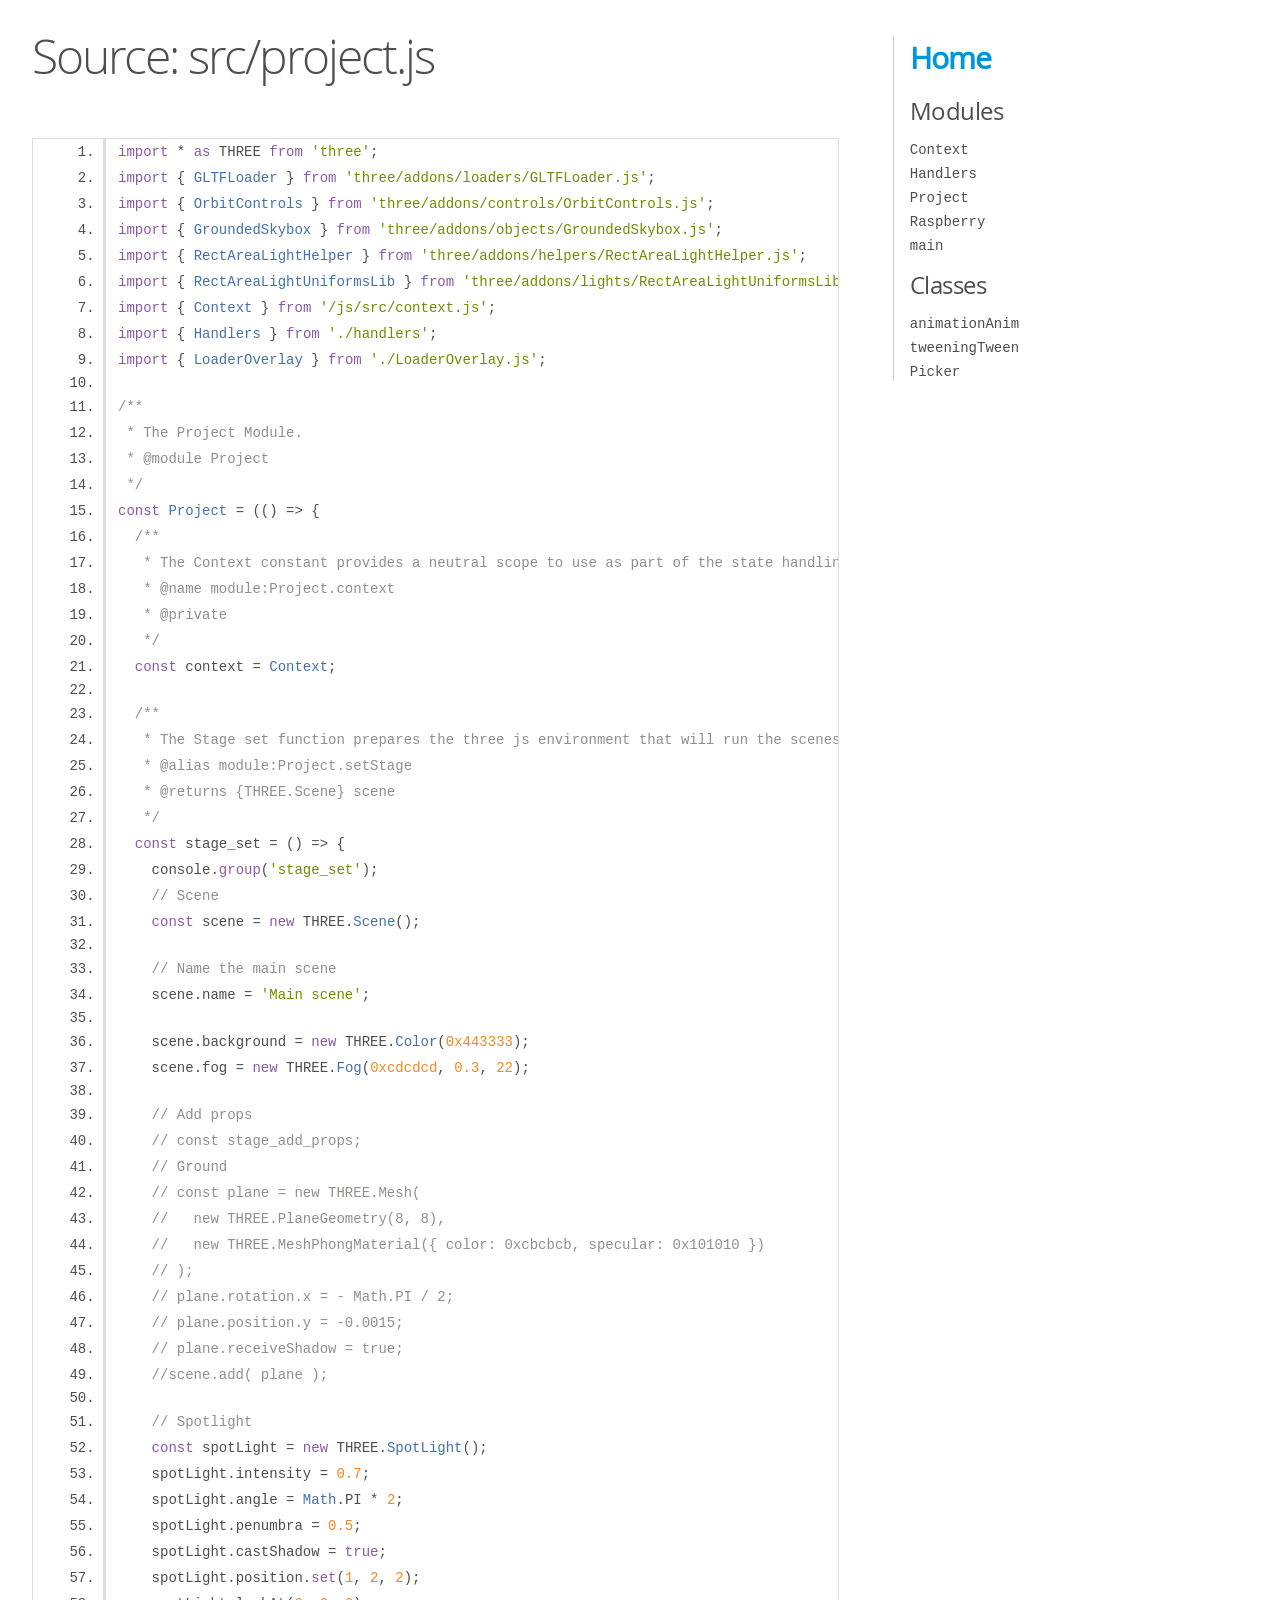
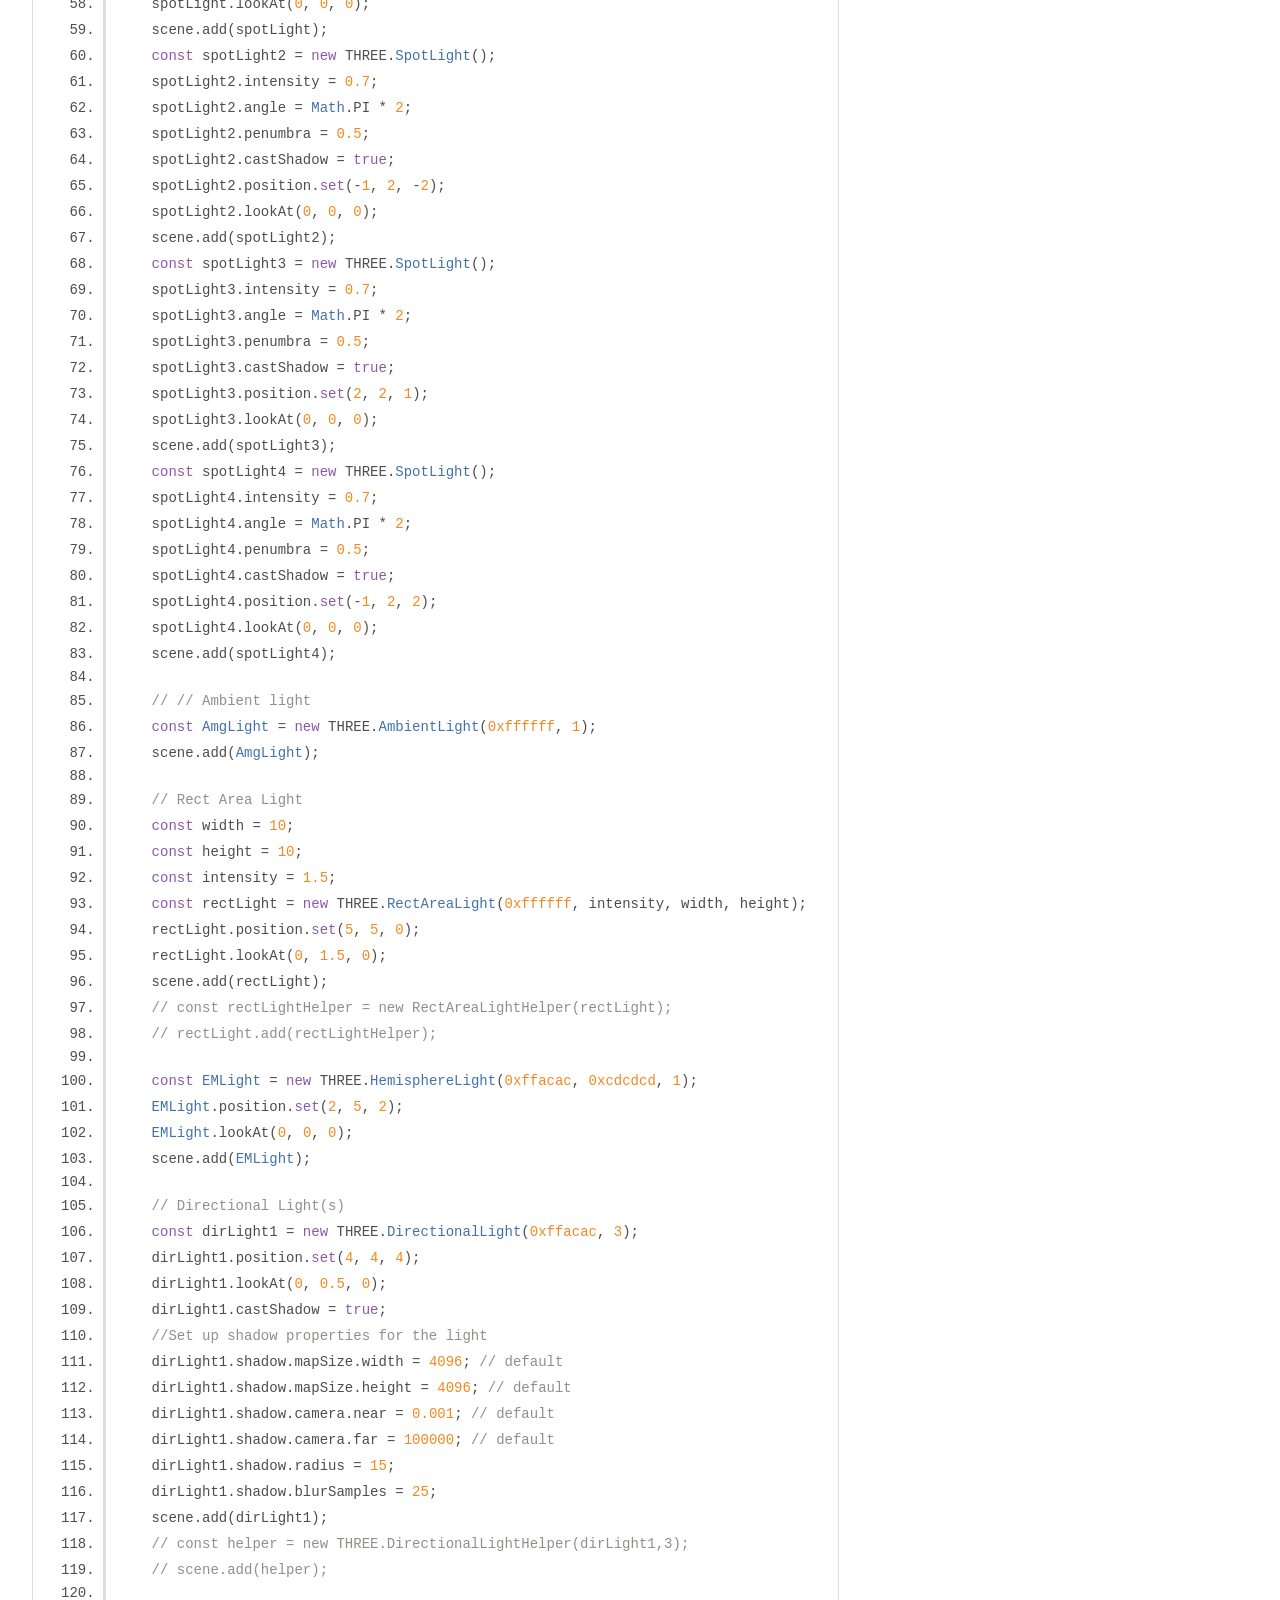
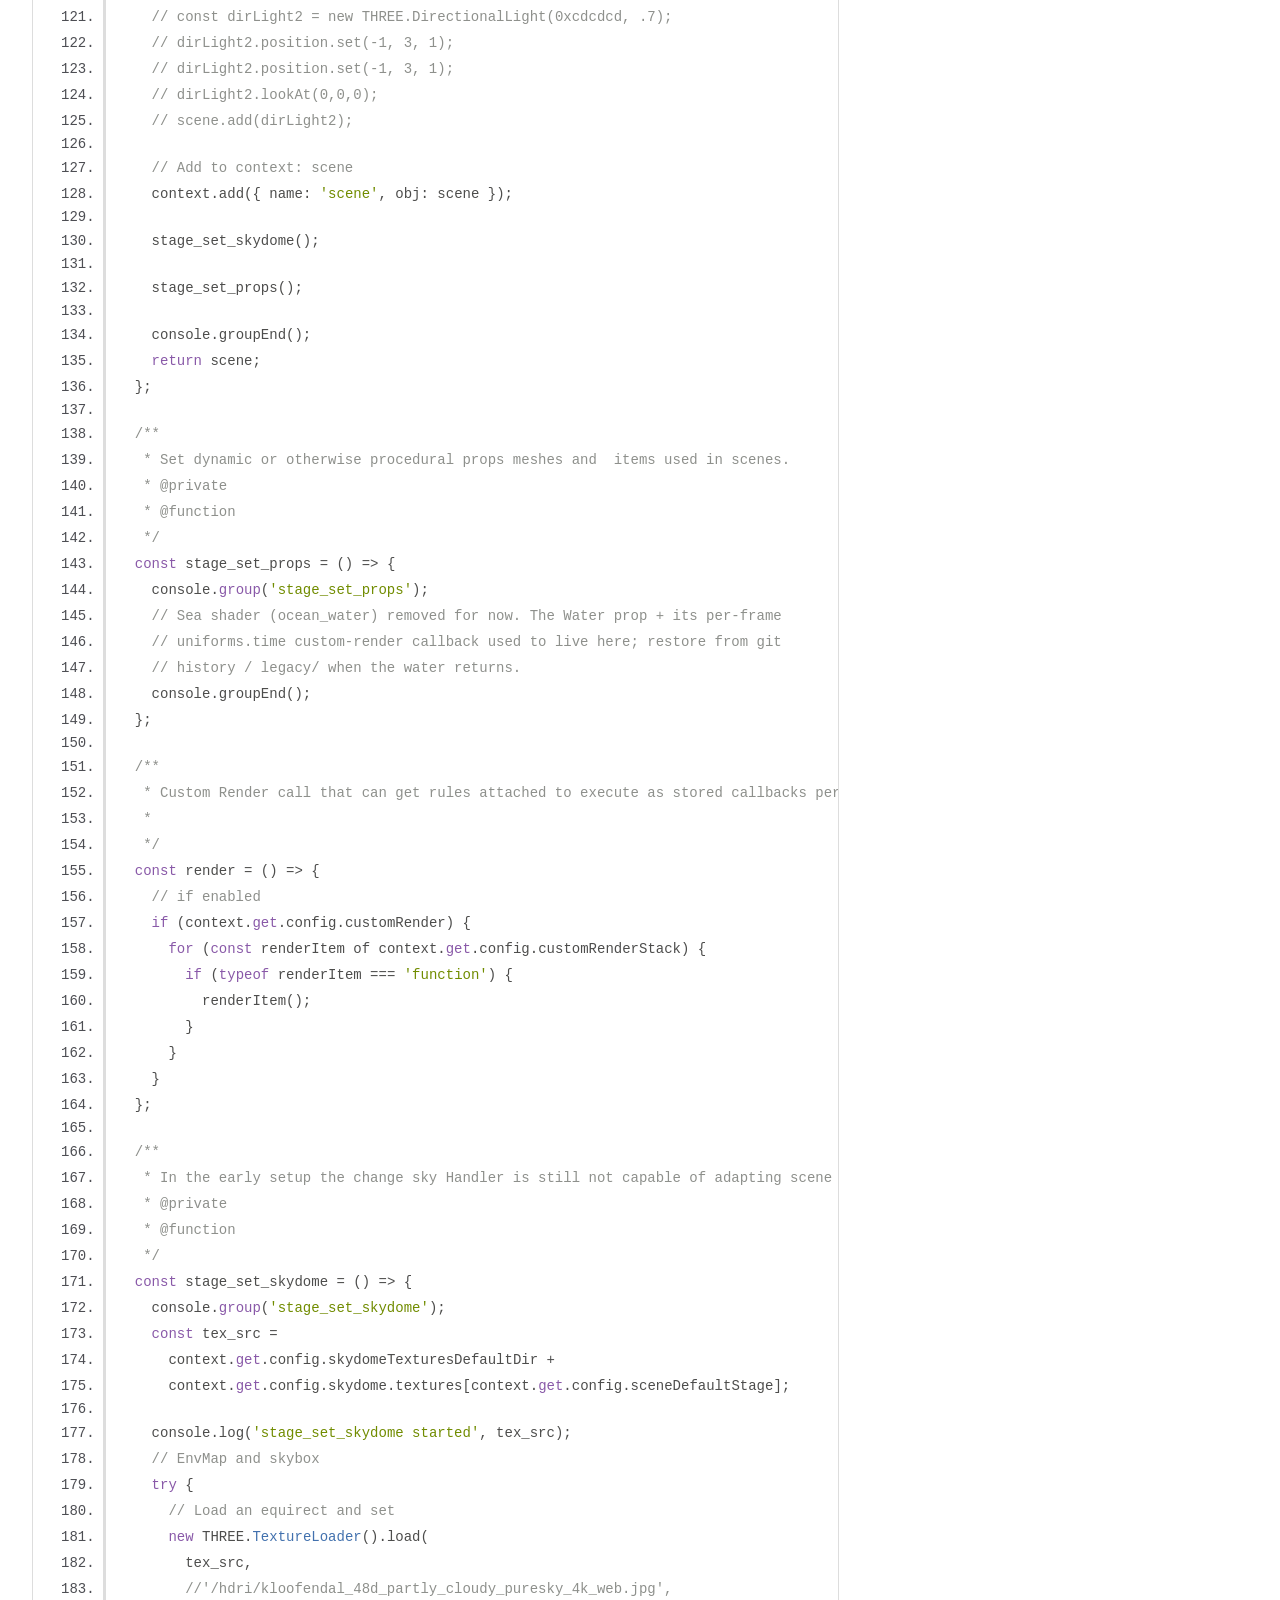
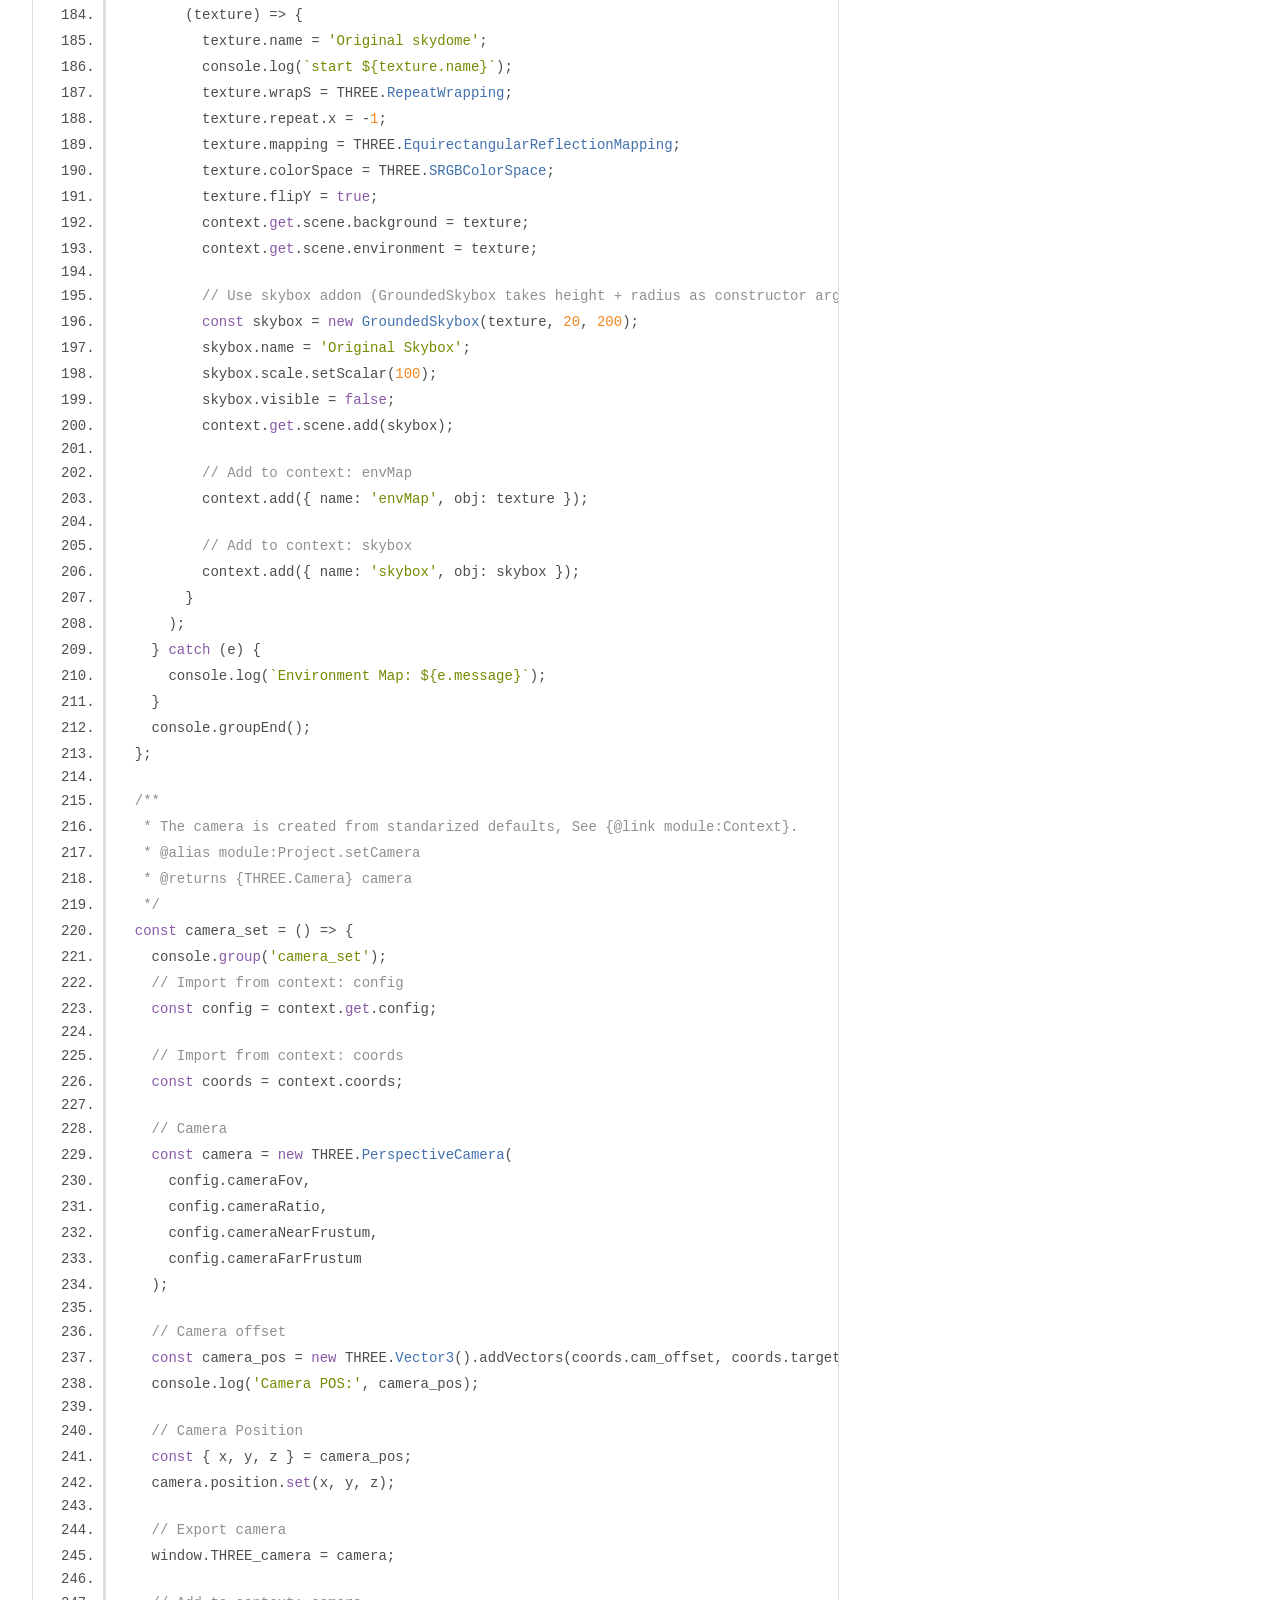
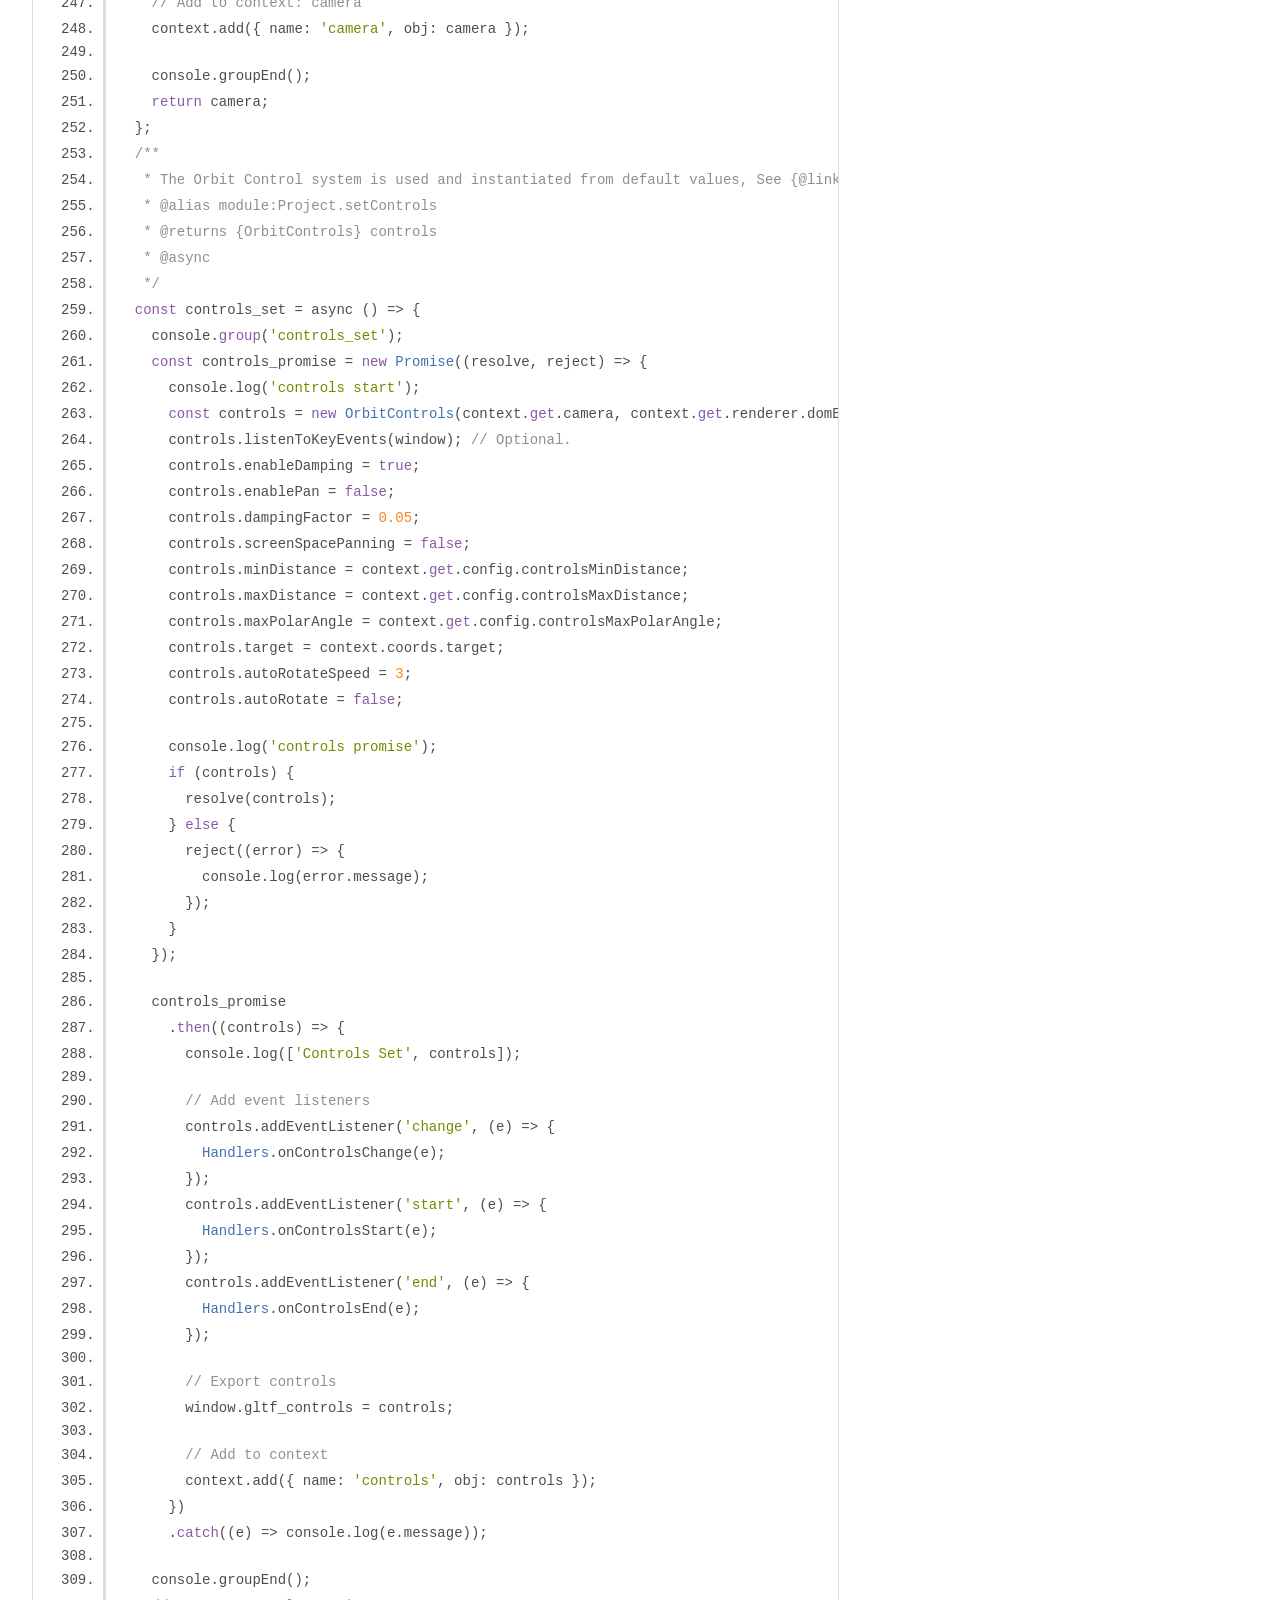
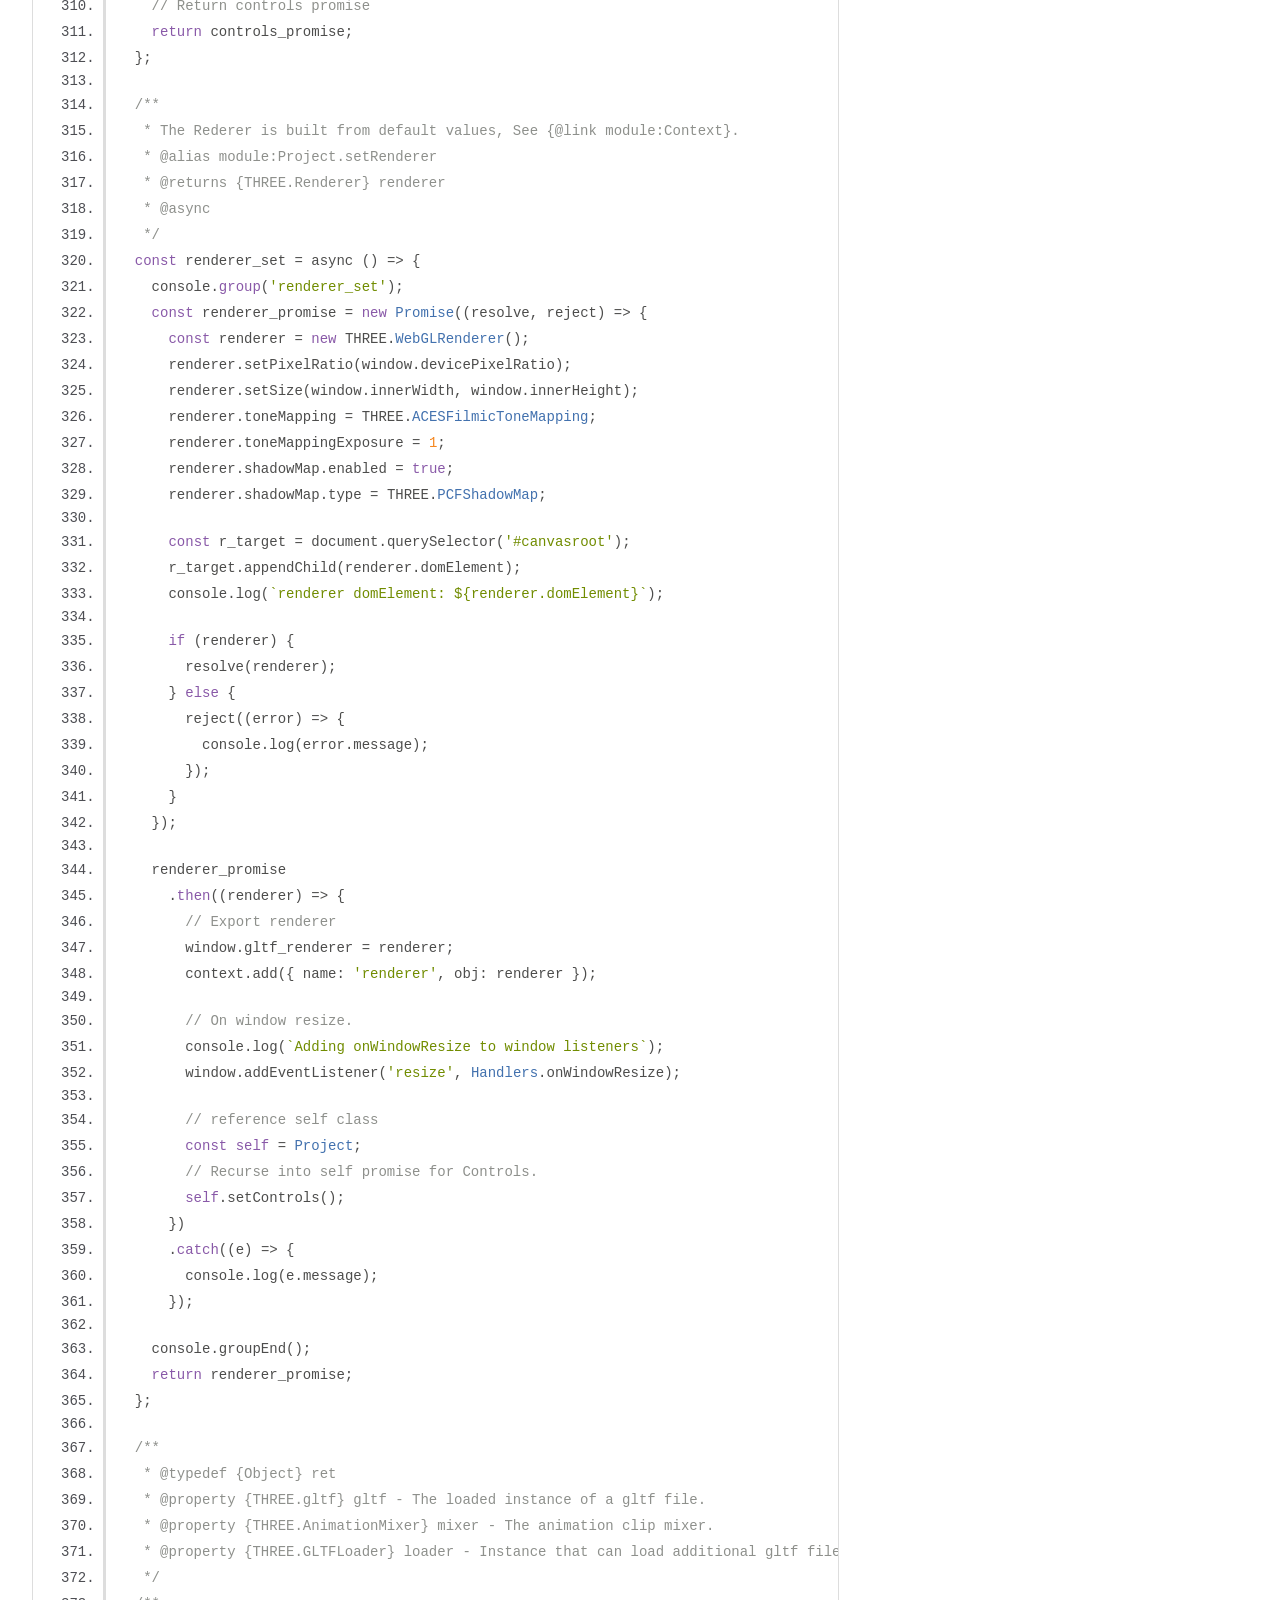
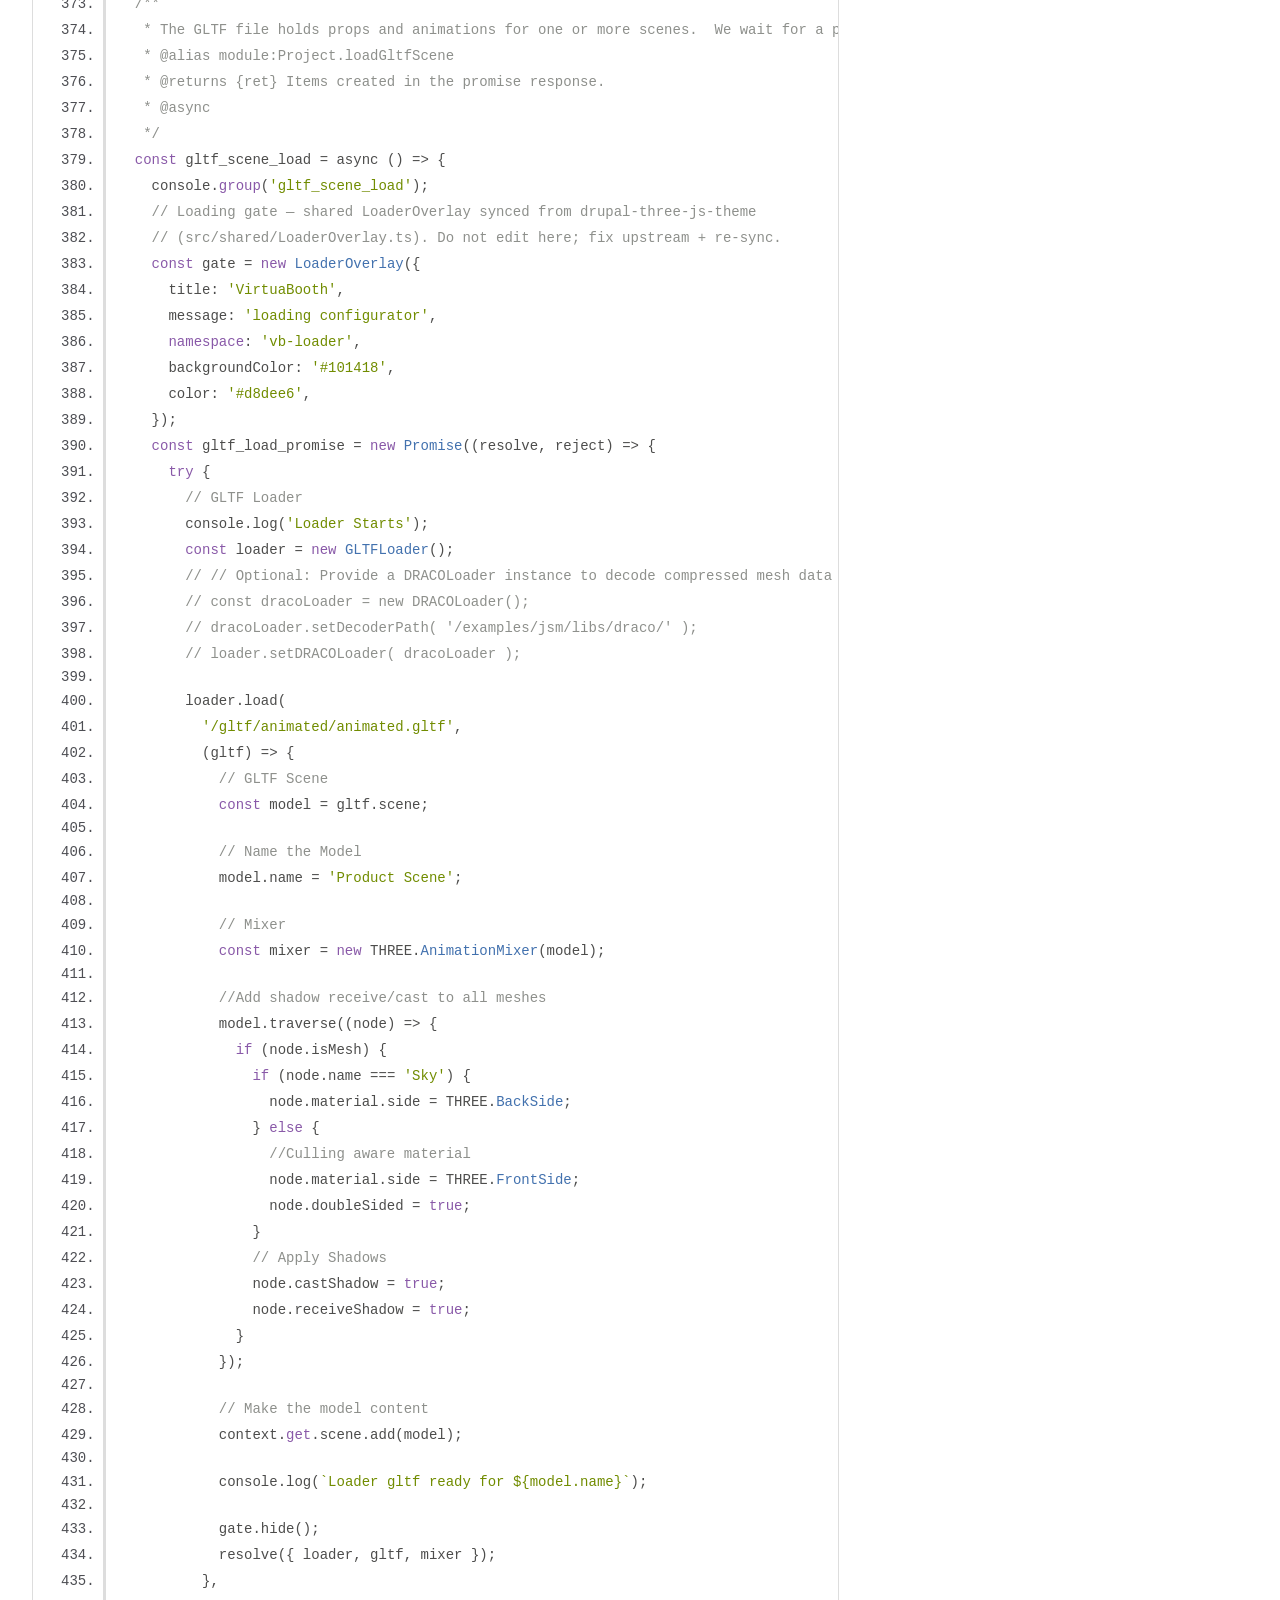
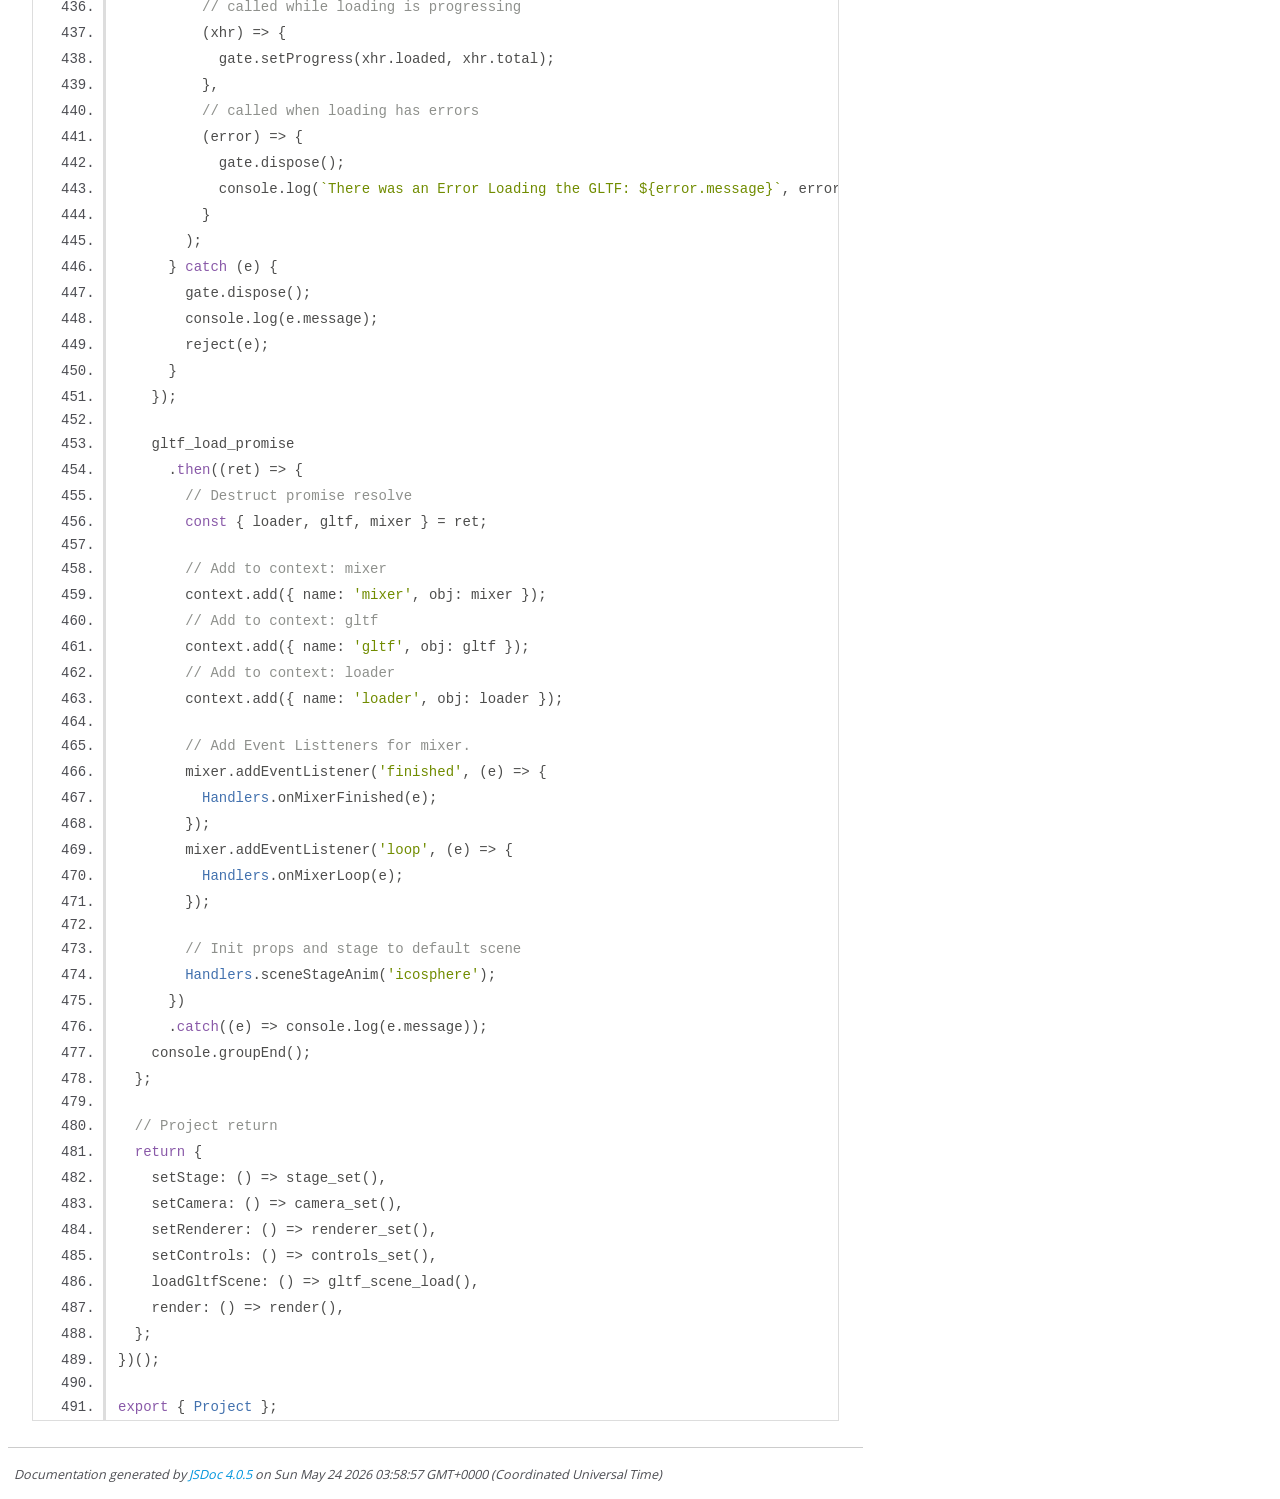
<file: docs/src_project.js.html>
<!DOCTYPE html>
<html lang="en">
<head>
    <meta charset="utf-8">
    <title>JSDoc: Source: src/project.js</title>

    <script src="scripts/prettify/prettify.js"> </script>
    <script src="scripts/prettify/lang-css.js"> </script>
    <!--[if lt IE 9]>
      <script src="//html5shiv.googlecode.com/svn/trunk/html5.js"></script>
    <![endif]-->
    <link type="text/css" rel="stylesheet" href="styles/prettify-tomorrow.css">
    <link type="text/css" rel="stylesheet" href="styles/jsdoc-default.css">
</head>

<body>

<div id="main">

    <h1 class="page-title">Source: src/project.js</h1>

    



    
    <section>
        <article>
            <pre class="prettyprint source linenums"><code>import * as THREE from 'three';
import { GLTFLoader } from 'three/addons/loaders/GLTFLoader.js';
import { OrbitControls } from 'three/addons/controls/OrbitControls.js';
import { GroundedSkybox } from 'three/addons/objects/GroundedSkybox.js';
import { RectAreaLightHelper } from 'three/addons/helpers/RectAreaLightHelper.js';
import { RectAreaLightUniformsLib } from 'three/addons/lights/RectAreaLightUniformsLib.js';
import { Context } from '/js/src/context.js';
import { Handlers } from './handlers';
import { LoaderOverlay } from './LoaderOverlay.js';

/**
 * The Project Module.
 * @module Project
 */
const Project = (() => {
  /**
   * The Context constant provides a neutral scope to use as part of the state handling tasks.
   * @name module:Project.context
   * @private
   */
  const context = Context;

  /**
   * The Stage set function prepares the three js environment that will run the scenes.
   * @alias module:Project.setStage
   * @returns {THREE.Scene} scene
   */
  const stage_set = () => {
    console.group('stage_set');
    // Scene
    const scene = new THREE.Scene();

    // Name the main scene
    scene.name = 'Main scene';

    scene.background = new THREE.Color(0x443333);
    scene.fog = new THREE.Fog(0xcdcdcd, 0.3, 22);

    // Add props
    // const stage_add_props;
    // Ground
    // const plane = new THREE.Mesh(
    //   new THREE.PlaneGeometry(8, 8),
    //   new THREE.MeshPhongMaterial({ color: 0xcbcbcb, specular: 0x101010 })
    // );
    // plane.rotation.x = - Math.PI / 2;
    // plane.position.y = -0.0015;
    // plane.receiveShadow = true;
    //scene.add( plane );

    // Spotlight
    const spotLight = new THREE.SpotLight();
    spotLight.intensity = 0.7;
    spotLight.angle = Math.PI * 2;
    spotLight.penumbra = 0.5;
    spotLight.castShadow = true;
    spotLight.position.set(1, 2, 2);
    spotLight.lookAt(0, 0, 0);
    scene.add(spotLight);
    const spotLight2 = new THREE.SpotLight();
    spotLight2.intensity = 0.7;
    spotLight2.angle = Math.PI * 2;
    spotLight2.penumbra = 0.5;
    spotLight2.castShadow = true;
    spotLight2.position.set(-1, 2, -2);
    spotLight2.lookAt(0, 0, 0);
    scene.add(spotLight2);
    const spotLight3 = new THREE.SpotLight();
    spotLight3.intensity = 0.7;
    spotLight3.angle = Math.PI * 2;
    spotLight3.penumbra = 0.5;
    spotLight3.castShadow = true;
    spotLight3.position.set(2, 2, 1);
    spotLight3.lookAt(0, 0, 0);
    scene.add(spotLight3);
    const spotLight4 = new THREE.SpotLight();
    spotLight4.intensity = 0.7;
    spotLight4.angle = Math.PI * 2;
    spotLight4.penumbra = 0.5;
    spotLight4.castShadow = true;
    spotLight4.position.set(-1, 2, 2);
    spotLight4.lookAt(0, 0, 0);
    scene.add(spotLight4);

    // // Ambient light
    const AmgLight = new THREE.AmbientLight(0xffffff, 1);
    scene.add(AmgLight);

    // Rect Area Light
    const width = 10;
    const height = 10;
    const intensity = 1.5;
    const rectLight = new THREE.RectAreaLight(0xffffff, intensity, width, height);
    rectLight.position.set(5, 5, 0);
    rectLight.lookAt(0, 1.5, 0);
    scene.add(rectLight);
    // const rectLightHelper = new RectAreaLightHelper(rectLight);
    // rectLight.add(rectLightHelper);

    const EMLight = new THREE.HemisphereLight(0xffacac, 0xcdcdcd, 1);
    EMLight.position.set(2, 5, 2);
    EMLight.lookAt(0, 0, 0);
    scene.add(EMLight);

    // Directional Light(s)
    const dirLight1 = new THREE.DirectionalLight(0xffacac, 3);
    dirLight1.position.set(4, 4, 4);
    dirLight1.lookAt(0, 0.5, 0);
    dirLight1.castShadow = true;
    //Set up shadow properties for the light
    dirLight1.shadow.mapSize.width = 4096; // default
    dirLight1.shadow.mapSize.height = 4096; // default
    dirLight1.shadow.camera.near = 0.001; // default
    dirLight1.shadow.camera.far = 100000; // default
    dirLight1.shadow.radius = 15;
    dirLight1.shadow.blurSamples = 25;
    scene.add(dirLight1);
    // const helper = new THREE.DirectionalLightHelper(dirLight1,3);
    // scene.add(helper);

    // const dirLight2 = new THREE.DirectionalLight(0xcdcdcd, .7);
    // dirLight2.position.set(-1, 3, 1);
    // dirLight2.position.set(-1, 3, 1);
    // dirLight2.lookAt(0,0,0);
    // scene.add(dirLight2);

    // Add to context: scene
    context.add({ name: 'scene', obj: scene });

    stage_set_skydome();

    stage_set_props();

    console.groupEnd();
    return scene;
  };

  /**
   * Set dynamic or otherwise procedural props meshes and  items used in scenes.
   * @private
   * @function
   */
  const stage_set_props = () => {
    console.group('stage_set_props');
    // Sea shader (ocean_water) removed for now. The Water prop + its per-frame
    // uniforms.time custom-render callback used to live here; restore from git
    // history / legacy/ when the water returns.
    console.groupEnd();
  };

  /**
   * Custom Render call that can get rules attached to execute as stored callbacks per render iteration.
   *
   */
  const render = () => {
    // if enabled
    if (context.get.config.customRender) {
      for (const renderItem of context.get.config.customRenderStack) {
        if (typeof renderItem === 'function') {
          renderItem();
        }
      }
    }
  };

  /**
   * In the early setup the change sky Handler is still not capable of adapting scene elements, we must use direct calls.
   * @private
   * @function
   */
  const stage_set_skydome = () => {
    console.group('stage_set_skydome');
    const tex_src =
      context.get.config.skydomeTexturesDefaultDir +
      context.get.config.skydome.textures[context.get.config.sceneDefaultStage];

    console.log('stage_set_skydome started', tex_src);
    // EnvMap and skybox
    try {
      // Load an equirect and set
      new THREE.TextureLoader().load(
        tex_src,
        //'/hdri/kloofendal_48d_partly_cloudy_puresky_4k_web.jpg',
        (texture) => {
          texture.name = 'Original skydome';
          console.log(`start ${texture.name}`);
          texture.wrapS = THREE.RepeatWrapping;
          texture.repeat.x = -1;
          texture.mapping = THREE.EquirectangularReflectionMapping;
          texture.colorSpace = THREE.SRGBColorSpace;
          texture.flipY = true;
          context.get.scene.background = texture;
          context.get.scene.environment = texture;

          // Use skybox addon (GroundedSkybox takes height + radius as constructor args)
          const skybox = new GroundedSkybox(texture, 20, 200);
          skybox.name = 'Original Skybox';
          skybox.scale.setScalar(100);
          skybox.visible = false;
          context.get.scene.add(skybox);

          // Add to context: envMap
          context.add({ name: 'envMap', obj: texture });

          // Add to context: skybox
          context.add({ name: 'skybox', obj: skybox });
        }
      );
    } catch (e) {
      console.log(`Environment Map: ${e.message}`);
    }
    console.groupEnd();
  };

  /**
   * The camera is created from standarized defaults, See {@link module:Context}.
   * @alias module:Project.setCamera
   * @returns {THREE.Camera} camera
   */
  const camera_set = () => {
    console.group('camera_set');
    // Import from context: config
    const config = context.get.config;

    // Import from context: coords
    const coords = context.coords;

    // Camera
    const camera = new THREE.PerspectiveCamera(
      config.cameraFov,
      config.cameraRatio,
      config.cameraNearFrustum,
      config.cameraFarFrustum
    );

    // Camera offset
    const camera_pos = new THREE.Vector3().addVectors(coords.cam_offset, coords.target);
    console.log('Camera POS:', camera_pos);

    // Camera Position
    const { x, y, z } = camera_pos;
    camera.position.set(x, y, z);

    // Export camera
    window.THREE_camera = camera;

    // Add to context: camera
    context.add({ name: 'camera', obj: camera });

    console.groupEnd();
    return camera;
  };
  /**
   * The Orbit Control system is used and instantiated from default values, See {@link module:Context}.
   * @alias module:Project.setControls
   * @returns {OrbitControls} controls
   * @async
   */
  const controls_set = async () => {
    console.group('controls_set');
    const controls_promise = new Promise((resolve, reject) => {
      console.log('controls start');
      const controls = new OrbitControls(context.get.camera, context.get.renderer.domElement);
      controls.listenToKeyEvents(window); // Optional.
      controls.enableDamping = true;
      controls.enablePan = false;
      controls.dampingFactor = 0.05;
      controls.screenSpacePanning = false;
      controls.minDistance = context.get.config.controlsMinDistance;
      controls.maxDistance = context.get.config.controlsMaxDistance;
      controls.maxPolarAngle = context.get.config.controlsMaxPolarAngle;
      controls.target = context.coords.target;
      controls.autoRotateSpeed = 3;
      controls.autoRotate = false;

      console.log('controls promise');
      if (controls) {
        resolve(controls);
      } else {
        reject((error) => {
          console.log(error.message);
        });
      }
    });

    controls_promise
      .then((controls) => {
        console.log(['Controls Set', controls]);

        // Add event listeners
        controls.addEventListener('change', (e) => {
          Handlers.onControlsChange(e);
        });
        controls.addEventListener('start', (e) => {
          Handlers.onControlsStart(e);
        });
        controls.addEventListener('end', (e) => {
          Handlers.onControlsEnd(e);
        });

        // Export controls
        window.gltf_controls = controls;

        // Add to context
        context.add({ name: 'controls', obj: controls });
      })
      .catch((e) => console.log(e.message));

    console.groupEnd();
    // Return controls promise
    return controls_promise;
  };

  /**
   * The Rederer is built from default values, See {@link module:Context}.
   * @alias module:Project.setRenderer
   * @returns {THREE.Renderer} renderer
   * @async
   */
  const renderer_set = async () => {
    console.group('renderer_set');
    const renderer_promise = new Promise((resolve, reject) => {
      const renderer = new THREE.WebGLRenderer();
      renderer.setPixelRatio(window.devicePixelRatio);
      renderer.setSize(window.innerWidth, window.innerHeight);
      renderer.toneMapping = THREE.ACESFilmicToneMapping;
      renderer.toneMappingExposure = 1;
      renderer.shadowMap.enabled = true;
      renderer.shadowMap.type = THREE.PCFShadowMap;

      const r_target = document.querySelector('#canvasroot');
      r_target.appendChild(renderer.domElement);
      console.log(`renderer domElement: ${renderer.domElement}`);

      if (renderer) {
        resolve(renderer);
      } else {
        reject((error) => {
          console.log(error.message);
        });
      }
    });

    renderer_promise
      .then((renderer) => {
        // Export renderer
        window.gltf_renderer = renderer;
        context.add({ name: 'renderer', obj: renderer });

        // On window resize.
        console.log(`Adding onWindowResize to window listeners`);
        window.addEventListener('resize', Handlers.onWindowResize);

        // reference self class
        const self = Project;
        // Recurse into self promise for Controls.
        self.setControls();
      })
      .catch((e) => {
        console.log(e.message);
      });

    console.groupEnd();
    return renderer_promise;
  };

  /**
   * @typedef {Object} ret
   * @property {THREE.gltf} gltf - The loaded instance of a gltf file.
   * @property {THREE.AnimationMixer} mixer - The animation clip mixer.
   * @property {THREE.GLTFLoader} loader - Instance that can load additional gltf files.
   */
  /**
   * The GLTF file holds props and animations for one or more scenes.  We wait for a promise of the gltf to apply the mixer.
   * @alias module:Project.loadGltfScene
   * @returns {ret} Items created in the promise response.
   * @async
   */
  const gltf_scene_load = async () => {
    console.group('gltf_scene_load');
    // Loading gate — shared LoaderOverlay synced from drupal-three-js-theme
    // (src/shared/LoaderOverlay.ts). Do not edit here; fix upstream + re-sync.
    const gate = new LoaderOverlay({
      title: 'VirtuaBooth',
      message: 'loading configurator',
      namespace: 'vb-loader',
      backgroundColor: '#101418',
      color: '#d8dee6',
    });
    const gltf_load_promise = new Promise((resolve, reject) => {
      try {
        // GLTF Loader
        console.log('Loader Starts');
        const loader = new GLTFLoader();
        // // Optional: Provide a DRACOLoader instance to decode compressed mesh data
        // const dracoLoader = new DRACOLoader();
        // dracoLoader.setDecoderPath( '/examples/jsm/libs/draco/' );
        // loader.setDRACOLoader( dracoLoader );

        loader.load(
          '/gltf/animated/animated.gltf',
          (gltf) => {
            // GLTF Scene
            const model = gltf.scene;

            // Name the Model
            model.name = 'Product Scene';

            // Mixer
            const mixer = new THREE.AnimationMixer(model);

            //Add shadow receive/cast to all meshes
            model.traverse((node) => {
              if (node.isMesh) {
                if (node.name === 'Sky') {
                  node.material.side = THREE.BackSide;
                } else {
                  //Culling aware material
                  node.material.side = THREE.FrontSide;
                  node.doubleSided = true;
                }
                // Apply Shadows
                node.castShadow = true;
                node.receiveShadow = true;
              }
            });

            // Make the model content
            context.get.scene.add(model);

            console.log(`Loader gltf ready for ${model.name}`);

            gate.hide();
            resolve({ loader, gltf, mixer });
          },
          // called while loading is progressing
          (xhr) => {
            gate.setProgress(xhr.loaded, xhr.total);
          },
          // called when loading has errors
          (error) => {
            gate.dispose();
            console.log(`There was an Error Loading the GLTF: ${error.message}`, error);
          }
        );
      } catch (e) {
        gate.dispose();
        console.log(e.message);
        reject(e);
      }
    });

    gltf_load_promise
      .then((ret) => {
        // Destruct promise resolve
        const { loader, gltf, mixer } = ret;

        // Add to context: mixer
        context.add({ name: 'mixer', obj: mixer });
        // Add to context: gltf
        context.add({ name: 'gltf', obj: gltf });
        // Add to context: loader
        context.add({ name: 'loader', obj: loader });

        // Add Event Listteners for mixer.
        mixer.addEventListener('finished', (e) => {
          Handlers.onMixerFinished(e);
        });
        mixer.addEventListener('loop', (e) => {
          Handlers.onMixerLoop(e);
        });

        // Init props and stage to default scene
        Handlers.sceneStageAnim('icosphere');
      })
      .catch((e) => console.log(e.message));
    console.groupEnd();
  };

  // Project return
  return {
    setStage: () => stage_set(),
    setCamera: () => camera_set(),
    setRenderer: () => renderer_set(),
    setControls: () => controls_set(),
    loadGltfScene: () => gltf_scene_load(),
    render: () => render(),
  };
})();

export { Project };
</code></pre>
        </article>
    </section>




</div>

<nav>
    <h2><a href="index.html">Home</a></h2><h3>Modules</h3><ul><li><a href="module-Context.html">Context</a></li><li><a href="module-Handlers.html">Handlers</a></li><li><a href="module-Project.html">Project</a></li><li><a href="module-Raspberry.html">Raspberry</a></li><li><a href="module-main.html">main</a></li></ul><h3>Classes</h3><ul><li><a href="Handlers_animationAnim.html">animationAnim</a></li><li><a href="Handlers_tweeningTween.html">tweeningTween</a></li><li><a href="module-main-Picker.html">Picker</a></li></ul>
</nav>

<br class="clear">

<footer>
    Documentation generated by <a href="https://github.com/jsdoc/jsdoc">JSDoc 4.0.5</a> on Sun May 24 2026 03:58:57 GMT+0000 (Coordinated Universal Time)
</footer>

<script> prettyPrint(); </script>
<script src="scripts/linenumber.js"> </script>
</body>
</html>
</file>
<file: docs/styles/prettify-tomorrow.css>
/* Tomorrow Theme */
/* Original theme - https://github.com/chriskempson/tomorrow-theme */
/* Pretty printing styles. Used with prettify.js. */
/* SPAN elements with the classes below are added by prettyprint. */
/* plain text */
.pln {
  color: #4d4d4c; }

@media screen {
  /* string content */
  .str {
    color: #718c00; }

  /* a keyword */
  .kwd {
    color: #8959a8; }

  /* a comment */
  .com {
    color: #8e908c; }

  /* a type name */
  .typ {
    color: #4271ae; }

  /* a literal value */
  .lit {
    color: #f5871f; }

  /* punctuation */
  .pun {
    color: #4d4d4c; }

  /* lisp open bracket */
  .opn {
    color: #4d4d4c; }

  /* lisp close bracket */
  .clo {
    color: #4d4d4c; }

  /* a markup tag name */
  .tag {
    color: #c82829; }

  /* a markup attribute name */
  .atn {
    color: #f5871f; }

  /* a markup attribute value */
  .atv {
    color: #3e999f; }

  /* a declaration */
  .dec {
    color: #f5871f; }

  /* a variable name */
  .var {
    color: #c82829; }

  /* a function name */
  .fun {
    color: #4271ae; } }
/* Use higher contrast and text-weight for printable form. */
@media print, projection {
  .str {
    color: #060; }

  .kwd {
    color: #006;
    font-weight: bold; }

  .com {
    color: #600;
    font-style: italic; }

  .typ {
    color: #404;
    font-weight: bold; }

  .lit {
    color: #044; }

  .pun, .opn, .clo {
    color: #440; }

  .tag {
    color: #006;
    font-weight: bold; }

  .atn {
    color: #404; }

  .atv {
    color: #060; } }
/* Style */
/*
pre.prettyprint {
  background: white;
  font-family: Consolas, Monaco, 'Andale Mono', monospace;
  font-size: 12px;
  line-height: 1.5;
  border: 1px solid #ccc;
  padding: 10px; }
*/

/* Specify class=linenums on a pre to get line numbering */
ol.linenums {
  margin-top: 0;
  margin-bottom: 0; }

/* IE indents via margin-left */
li.L0,
li.L1,
li.L2,
li.L3,
li.L4,
li.L5,
li.L6,
li.L7,
li.L8,
li.L9 {
  /* */ }

/* Alternate shading for lines */
li.L1,
li.L3,
li.L5,
li.L7,
li.L9 {
  /* */ }
</file>
<file: docs/styles/jsdoc-default.css>
@font-face {
    font-family: 'Open Sans';
    font-weight: normal;
    font-style: normal;
    src: url('../fonts/OpenSans-Regular-webfont.eot');
    src:
        local('Open Sans'),
        local('OpenSans'),
        url('../fonts/OpenSans-Regular-webfont.eot?#iefix') format('embedded-opentype'),
        url('../fonts/OpenSans-Regular-webfont.woff') format('woff'),
        url('../fonts/OpenSans-Regular-webfont.svg#open_sansregular') format('svg');
}

@font-face {
    font-family: 'Open Sans Light';
    font-weight: normal;
    font-style: normal;
    src: url('../fonts/OpenSans-Light-webfont.eot');
    src:
        local('Open Sans Light'),
        local('OpenSans Light'),
        url('../fonts/OpenSans-Light-webfont.eot?#iefix') format('embedded-opentype'),
        url('../fonts/OpenSans-Light-webfont.woff') format('woff'),
        url('../fonts/OpenSans-Light-webfont.svg#open_sanslight') format('svg');
}

html
{
    overflow: auto;
    background-color: #fff;
    font-size: 14px;
}

body
{
    font-family: 'Open Sans', sans-serif;
    line-height: 1.5;
    color: #4d4e53;
    background-color: white;
}

a, a:visited, a:active {
    color: #0095dd;
    text-decoration: none;
}

a:hover {
    text-decoration: underline;
}

header
{
    display: block;
    padding: 0px 4px;
}

tt, code, kbd, samp {
    font-family: Consolas, Monaco, 'Andale Mono', monospace;
}

.class-description {
    font-size: 130%;
    line-height: 140%;
    margin-bottom: 1em;
    margin-top: 1em;
}

.class-description:empty {
    margin: 0;
}

#main {
    float: left;
    width: 70%;
}

article dl {
    margin-bottom: 40px;
}

article img {
  max-width: 100%;
}

section
{
    display: block;
    background-color: #fff;
    padding: 12px 24px;
    border-bottom: 1px solid #ccc;
    margin-right: 30px;
}

.variation {
    display: none;
}

.signature-attributes {
    font-size: 60%;
    color: #aaa;
    font-style: italic;
    font-weight: lighter;
}

nav
{
    display: block;
    float: right;
    margin-top: 28px;
    width: 30%;
    box-sizing: border-box;
    border-left: 1px solid #ccc;
    padding-left: 16px;
}

nav ul {
    font-family: 'Lucida Grande', 'Lucida Sans Unicode', arial, sans-serif;
    font-size: 100%;
    line-height: 17px;
    padding: 0;
    margin: 0;
    list-style-type: none;
}

nav ul a, nav ul a:visited, nav ul a:active {
    font-family: Consolas, Monaco, 'Andale Mono', monospace;
    line-height: 18px;
    color: #4D4E53;
}

nav h3 {
    margin-top: 12px;
}

nav li {
    margin-top: 6px;
}

footer {
    display: block;
    padding: 6px;
    margin-top: 12px;
    font-style: italic;
    font-size: 90%;
}

h1, h2, h3, h4 {
    font-weight: 200;
    margin: 0;
}

h1
{
    font-family: 'Open Sans Light', sans-serif;
    font-size: 48px;
    letter-spacing: -2px;
    margin: 12px 24px 20px;
}

h2, h3.subsection-title
{
    font-size: 30px;
    font-weight: 700;
    letter-spacing: -1px;
    margin-bottom: 12px;
}

h3
{
    font-size: 24px;
    letter-spacing: -0.5px;
    margin-bottom: 12px;
}

h4
{
    font-size: 18px;
    letter-spacing: -0.33px;
    margin-bottom: 12px;
    color: #4d4e53;
}

h5, .container-overview .subsection-title
{
    font-size: 120%;
    font-weight: bold;
    letter-spacing: -0.01em;
    margin: 8px 0 3px 0;
}

h6
{
    font-size: 100%;
    letter-spacing: -0.01em;
    margin: 6px 0 3px 0;
    font-style: italic;
}

table
{
    border-spacing: 0;
    border: 0;
    border-collapse: collapse;
}

td, th
{
    border: 1px solid #ddd;
    margin: 0px;
    text-align: left;
    vertical-align: top;
    padding: 4px 6px;
    display: table-cell;
}

thead tr
{
    background-color: #ddd;
    font-weight: bold;
}

th { border-right: 1px solid #aaa; }
tr > th:last-child { border-right: 1px solid #ddd; }

.ancestors, .attribs { color: #999; }
.ancestors a, .attribs a
{
    color: #999 !important;
    text-decoration: none;
}

.clear
{
    clear: both;
}

.important
{
    font-weight: bold;
    color: #950B02;
}

.yes-def {
    text-indent: -1000px;
}

.type-signature {
    color: #aaa;
}

.name, .signature {
    font-family: Consolas, Monaco, 'Andale Mono', monospace;
}

.details { margin-top: 14px; border-left: 2px solid #DDD; }
.details dt { width: 120px; float: left; padding-left: 10px;  padding-top: 6px; }
.details dd { margin-left: 70px; }
.details ul { margin: 0; }
.details ul { list-style-type: none; }
.details li { margin-left: 30px; padding-top: 6px; }
.details pre.prettyprint { margin: 0 }
.details .object-value { padding-top: 0; }

.description {
    margin-bottom: 1em;
    margin-top: 1em;
}

.code-caption
{
    font-style: italic;
    font-size: 107%;
    margin: 0;
}

.source
{
    border: 1px solid #ddd;
    width: 80%;
    overflow: auto;
}

.prettyprint.source {
    width: inherit;
}

.source code
{
    font-size: 100%;
    line-height: 18px;
    display: block;
    padding: 4px 12px;
    margin: 0;
    background-color: #fff;
    color: #4D4E53;
}

.prettyprint code span.line
{
  display: inline-block;
}

.prettyprint.linenums
{
  padding-left: 70px;
  -webkit-user-select: none;
  -moz-user-select: none;
  -ms-user-select: none;
  user-select: none;
}

.prettyprint.linenums ol
{
  padding-left: 0;
}

.prettyprint.linenums li
{
  border-left: 3px #ddd solid;
}

.prettyprint.linenums li.selected,
.prettyprint.linenums li.selected *
{
  background-color: lightyellow;
}

.prettyprint.linenums li *
{
  -webkit-user-select: text;
  -moz-user-select: text;
  -ms-user-select: text;
  user-select: text;
}

.params .name, .props .name, .name code {
    color: #4D4E53;
    font-family: Consolas, Monaco, 'Andale Mono', monospace;
    font-size: 100%;
}

.params td.description > p:first-child,
.props td.description > p:first-child
{
    margin-top: 0;
    padding-top: 0;
}

.params td.description > p:last-child,
.props td.description > p:last-child
{
    margin-bottom: 0;
    padding-bottom: 0;
}

.disabled {
    color: #454545;
}
</file>
